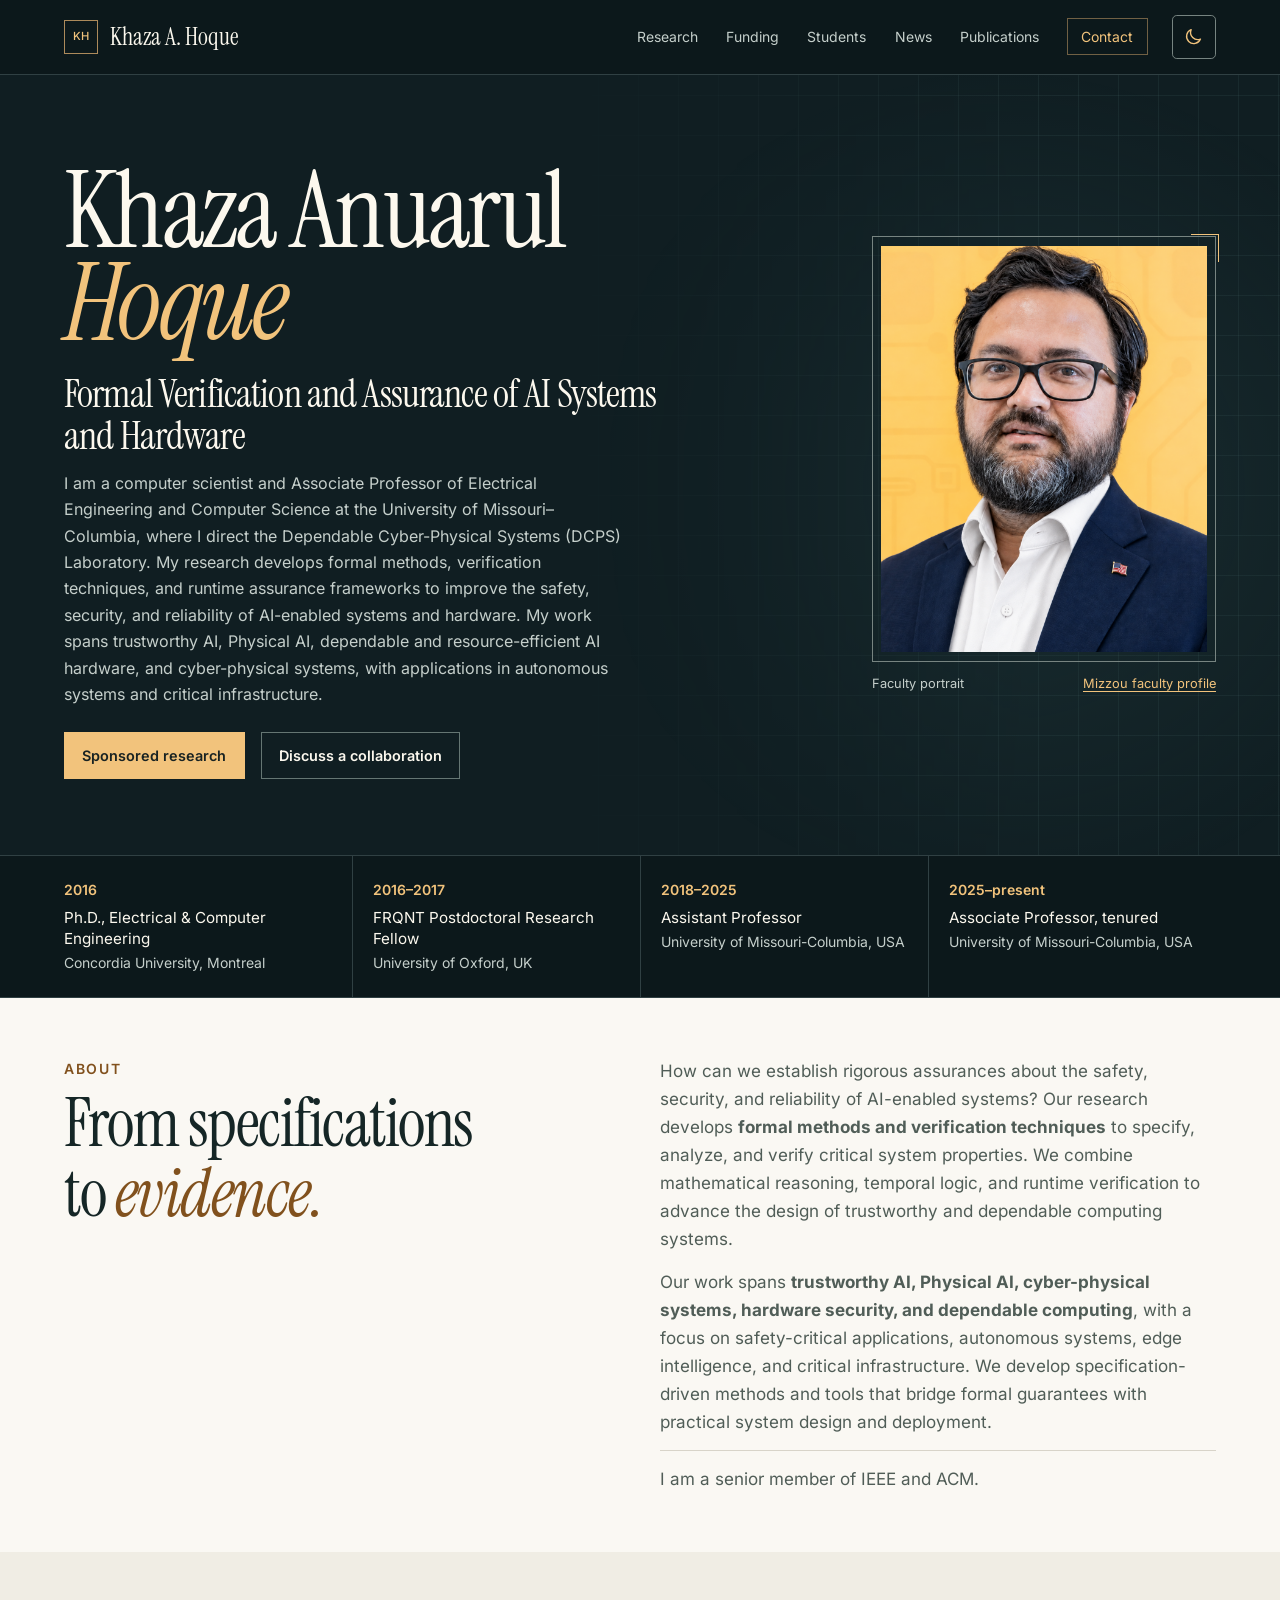
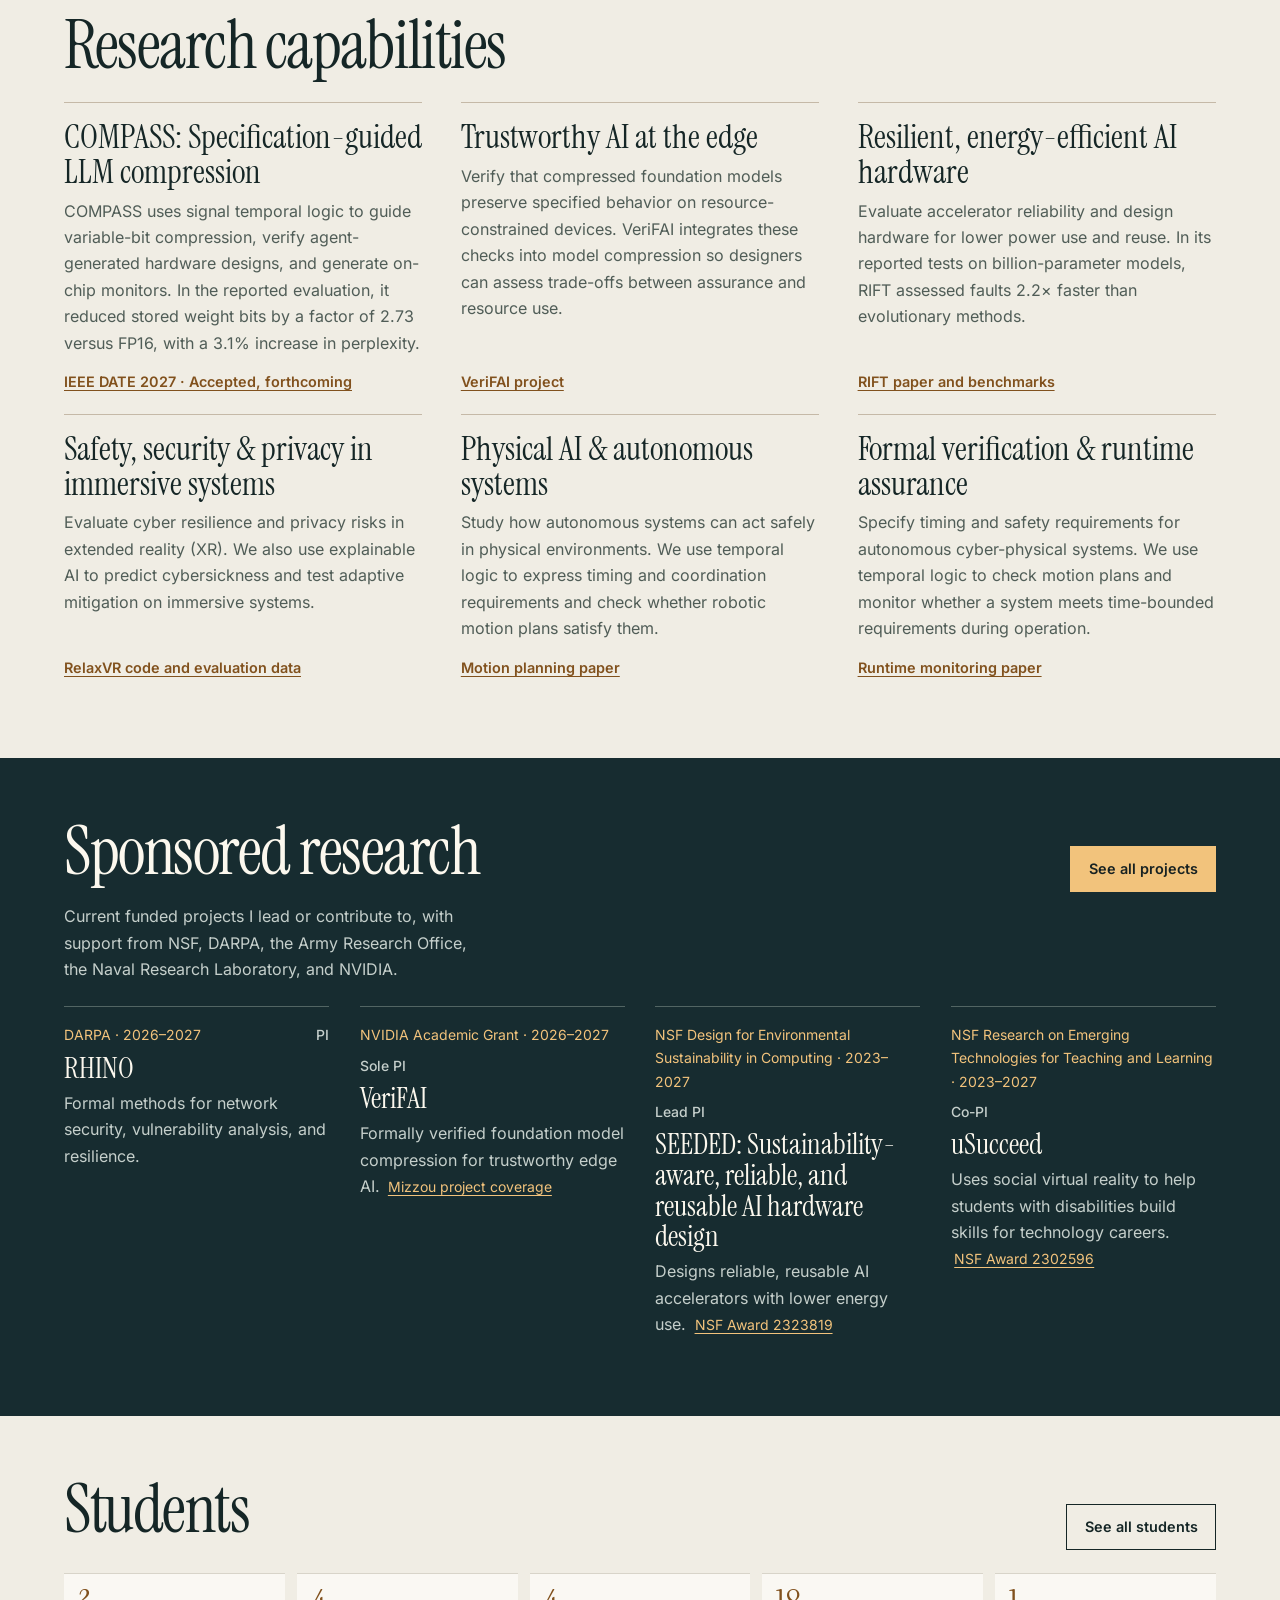
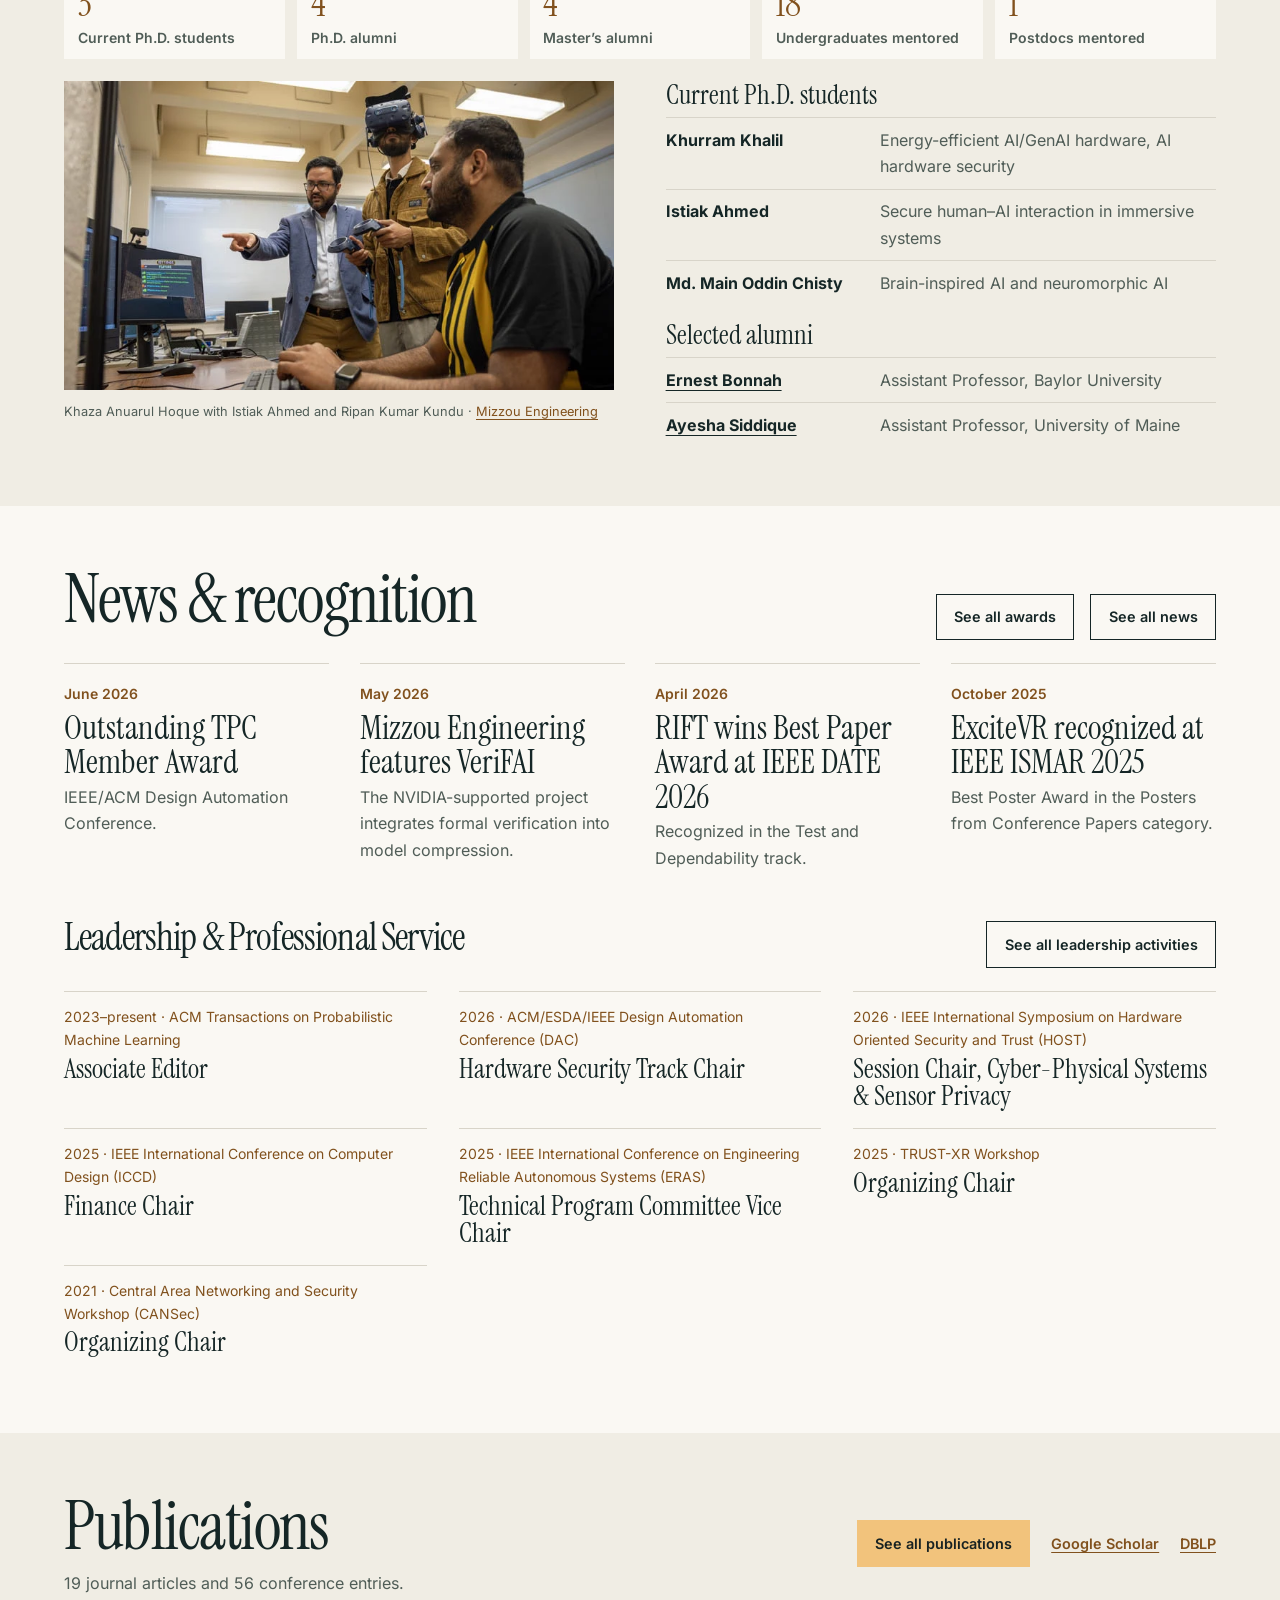
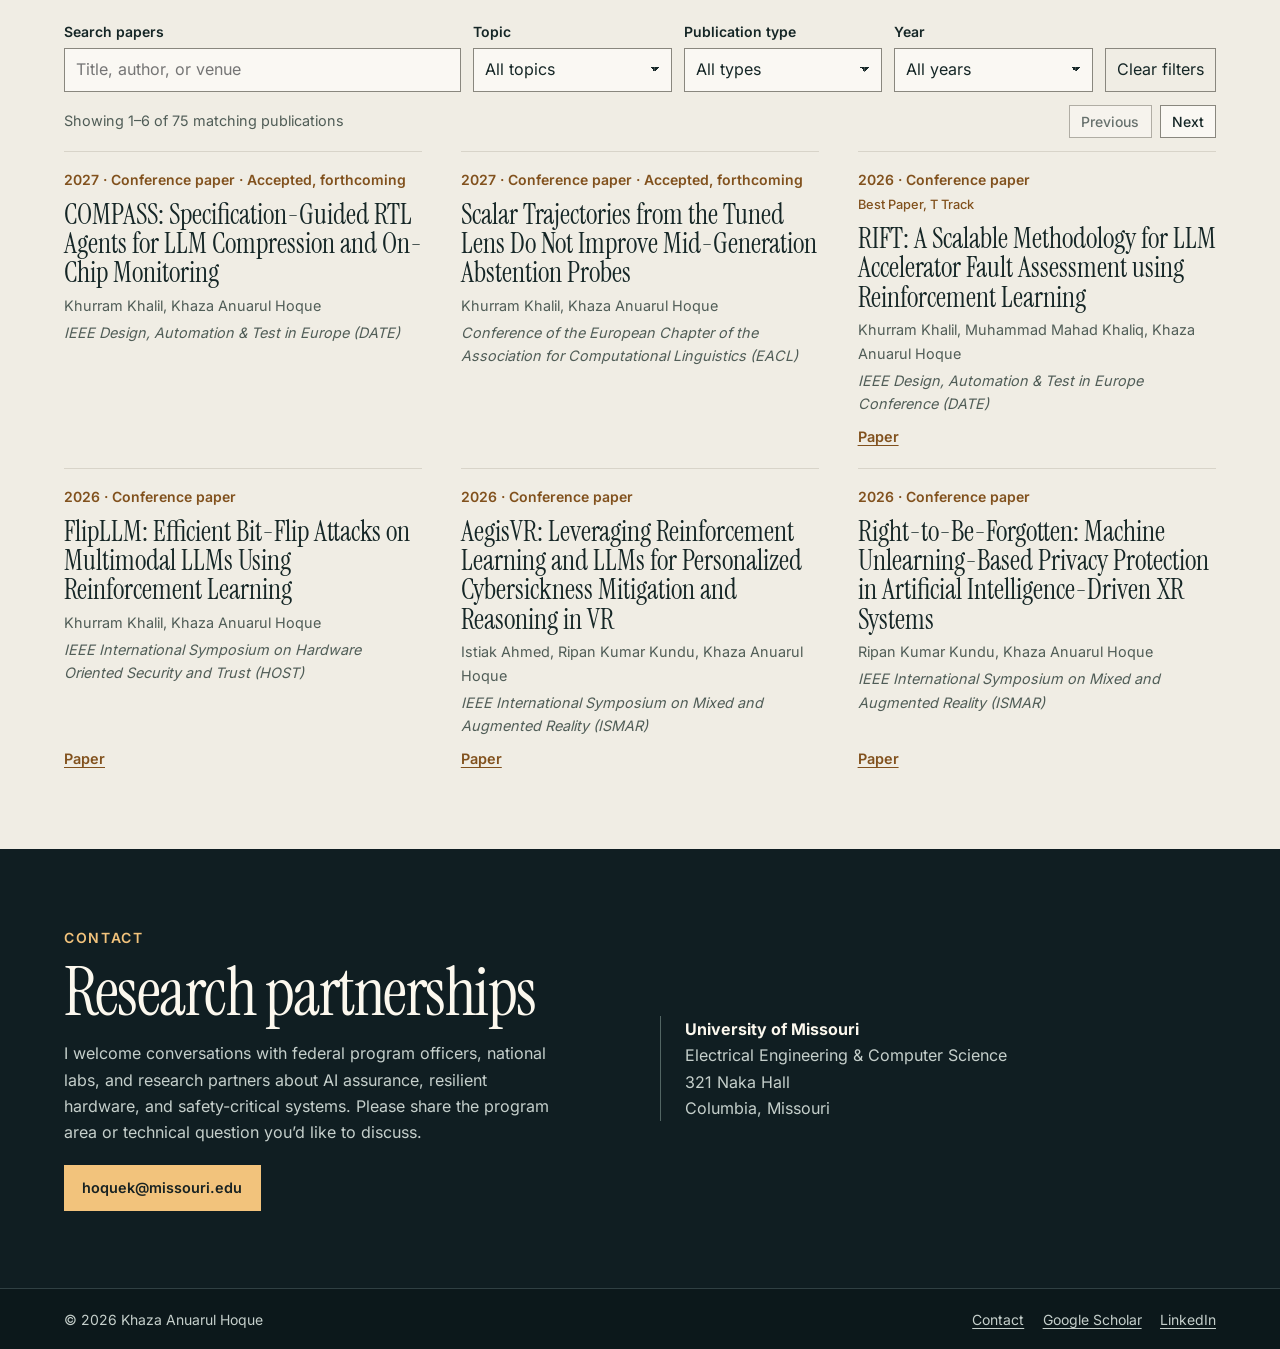
<file: index.html>
<!doctype html>
<html lang="en">
<head>
  <meta charset="utf-8">
  <meta name="viewport" content="width=device-width, initial-scale=1">
  <meta name="description" content="Khaza Anuarul Hoque directs the DCPS Lab at the University of Missouri. His research advances AI assurance, formal verification, resilient cyber-physical systems, and energy-efficient hardware for edge AI.">
  <meta name="theme-color" content="#101e22">
  <title>Khaza Anuarul Hoque | AI Assurance, Formal Verification &amp; Resilient Systems</title>
  <script src="theme.js"></script>
  <link rel="stylesheet" href="styles.css?v=theme">
  <script defer src="site.js"></script>
</head>
<body>
  <a class="skip-link" href="#main">Skip to content</a>
  <header class="header" id="top">
    <div class="wrap header-row">
      <a class="brand" href="#top" aria-label="Khaza Anuarul Hoque, home"><span class="brand-mark" aria-hidden="true">KH</span><span>Khaza A. Hoque</span></a>
      <button class="menu-button" type="button" aria-controls="navigation" aria-expanded="false" hidden>Menu</button>
      <nav id="navigation" aria-label="Main navigation">
        <a href="#research">Research</a>
        <a href="#funding">Funding</a>
        <a href="#students">Students</a>
        <a href="#news">News</a>
        <a href="#publications">Publications</a>
        <a class="nav-contact" href="https://engineering.missouri.edu/faculty/khaza-anuarul-hoque/">Contact</a>
      </nav>
    </div>
  </header>

  <main id="main">
    <section class="hero" aria-labelledby="name">
      <div class="wrap hero-grid">
        <div class="hero-copy">
          <h1 id="name">Khaza Anuarul <br><em>Hoque</em></h1>
          <h2 class="hero-lead">Formal Verification and Assurance of AI Systems and Hardware</h2>
          <p class="hero-bio">I am a computer scientist and Associate Professor of Electrical Engineering and Computer Science at the University of Missouri–Columbia, where I direct the Dependable Cyber-Physical Systems (DCPS) Laboratory. My research develops formal methods, verification techniques, and runtime assurance frameworks to improve the safety, security, and reliability of AI-enabled systems and hardware. My work spans trustworthy AI, Physical AI, dependable and resource-efficient AI hardware, and cyber-physical systems, with applications in autonomous systems and critical infrastructure.</p>
          <div class="actions">
            <a class="button primary" href="#funding">Sponsored research</a>
            <a class="button outline" href="#contact">Discuss a collaboration</a>
          </div>
        </div>
        <figure class="portrait">
          <div class="portrait-frame"><img src="portrait.webp?v=3" alt="Khaza Anuarul Hoque" width="1070" height="1470" fetchpriority="high"></div>
          <figcaption><span>Faculty portrait</span><a href="https://engineering.missouri.edu/faculty/khaza-anuarul-hoque/">Mizzou faculty profile</a></figcaption>
        </figure>
      </div>
    </section>

    <div class="milestones" aria-label="Academic appointments and education">
      <div class="wrap milestones-grid">
        <div><span>2016</span><p>Ph.D., Electrical &amp; Computer Engineering</p><small>Concordia University, Montreal</small></div>
        <div><span>2016–2017</span><p>FRQNT Postdoctoral Research Fellow</p><small>University of Oxford, UK</small></div>
        <div><span>2018–2025</span><p>Assistant Professor</p><small>University of Missouri-Columbia, USA</small></div>
        <div><span>2025–present</span><p>Associate Professor, tenured</p><small>University of Missouri-Columbia, USA</small></div>
      </div>
    </div>

    <section class="section about" id="about" aria-labelledby="about-title">
      <div class="wrap split">
        <div><p class="label">About</p><h2 id="about-title">From specifications<br>to <em>evidence.</em></h2></div>
        <div class="prose">
          <p>How can we establish rigorous assurances about the safety, security, and reliability of AI-enabled systems? Our research develops <strong>formal methods and verification techniques</strong> to specify, analyze, and verify critical system properties. We combine mathematical reasoning, temporal logic, and runtime verification to advance the design of trustworthy and dependable computing systems.</p>
          <p>Our work spans <strong>trustworthy AI, Physical AI, cyber-physical systems, hardware security, and dependable computing</strong>, with a focus on safety-critical applications, autonomous systems, edge intelligence, and critical infrastructure. We develop specification-driven methods and tools that bridge formal guarantees with practical system design and deployment.</p>
          <p class="professional-service">I am a senior member of IEEE and ACM.</p>
        </div>
      </div>
    </section>

    <section class="section tinted" id="research" aria-labelledby="research-title">
      <div class="wrap">
        <h2 id="research-title">Research capabilities</h2>
        <div class="research-grid">
          <article>
            <h3>COMPASS: Specification-guided LLM compression</h3>
            <p>COMPASS uses signal temporal logic to guide variable-bit compression, verify agent-generated hardware designs, and generate on-chip monitors. In the reported evaluation, it reduced stored weight bits by a factor of 2.73 versus FP16, with a 3.1% increase in perplexity.</p>
            <a class="text-link" href="#paper-compass">IEEE DATE 2027 · Accepted, forthcoming</a>
          </article>
          <article><h3>Trustworthy AI at the edge</h3><p>Verify that compressed foundation models preserve specified behavior on resource-constrained devices. VeriFAI integrates these checks into model compression so designers can assess trade-offs between assurance and resource use.</p><a class="text-link" href="https://engineering.missouri.edu/2026/researcher-works-with-nvidia-to-bring-trustworthy-ai-to-the-edge/">VeriFAI project</a></article>
          <article><h3>Resilient, energy-efficient AI hardware</h3><p>Evaluate accelerator reliability and design hardware for lower power use and reuse. In its reported tests on billion-parameter models, RIFT assessed faults 2.2× faster than evolutionary methods.</p><a class="text-link" href="https://arxiv.org/abs/2512.09829">RIFT paper and benchmarks</a></article>
          <article><h3>Safety, security &amp; privacy in immersive systems</h3><p>Evaluate cyber resilience and privacy risks in extended reality (XR). We also use explainable AI to predict cybersickness and test adaptive mitigation on immersive systems.</p><a class="text-link" href="https://github.com/dependable-cps/RelaxVR">RelaxVR code and evaluation data</a></article>
          <article>
            <h3>Physical AI &amp; autonomous systems</h3>
            <p>Study how autonomous systems can act safely in physical environments. We use temporal logic to express timing and coordination requirements and check whether robotic motion plans satisfy them.</p>
            <a class="text-link" href="https://doi.org/10.1109/LRA.2023.3280830">Motion planning paper</a>
          </article>
          <article><h3>Formal verification &amp; runtime assurance</h3><p>Specify timing and safety requirements for autonomous cyber-physical systems. We use temporal logic to check motion plans and monitor whether a system meets time-bounded requirements during operation.</p><a class="text-link" href="https://doi.org/10.1109/LRA.2022.3160592">Runtime monitoring paper</a></article>
        </div>
      </div>
    </section>

    <section class="section funding" id="funding" aria-labelledby="funding-title">
      <div class="wrap">
        <div class="section-heading">
          <div><h2 id="funding-title">Sponsored research</h2>
          <p class="funding-intro">Current funded projects I lead or contribute to, with support from NSF, DARPA, the Army Research Office, the Naval Research Laboratory, and NVIDIA.</p></div>
          <a class="button primary" href="projects.html">See all projects</a>
        </div>
        <div class="project-list">
          <article>
            <div><span>DARPA · 2026–2027</span><strong>PI</strong></div>
            <h3>RHINO</h3><p>Formal methods for network security, vulnerability analysis, and resilience.</p>
          </article>
          <article>
            <div><span>NVIDIA Academic Grant · 2026–2027</span><strong>Sole PI</strong></div>
            <h3>VeriFAI</h3>
            <p>Formally verified foundation model compression for trustworthy edge AI. <a class="project-source" href="https://engineering.missouri.edu/2026/researcher-works-with-nvidia-to-bring-trustworthy-ai-to-the-edge/">Mizzou project coverage</a></p>
          </article>
          <article>
            <div><span>NSF Design for Environmental Sustainability in Computing · 2023–2027</span><strong>Lead PI</strong></div>
            <h3>SEEDED: Sustainability-aware, reliable, and reusable AI hardware design</h3>
            <p>Designs reliable, reusable AI accelerators with lower energy use. <a class="project-source" href="https://www.nsf.gov/awardsearch/show-award/?AWD_ID=2323819">NSF Award 2323819</a></p>
          </article>
          <article>
            <div><span>NSF Research on Emerging Technologies for Teaching and Learning · 2023–2027</span><strong>Co-PI</strong></div>
            <h3>uSucceed</h3>
            <p>Uses social virtual reality to help students with disabilities build skills for technology careers. <a class="project-source" href="https://www.nsf.gov/awardsearch/show-award/?AWD_ID=2302596">NSF Award 2302596</a></p>
          </article>
        </div>
      </div>
    </section>

    <section class="section tinted" id="students" aria-labelledby="students-title">
      <div class="wrap" id="lab">
        <div class="section-heading">
          <h2 id="students-title">Students</h2>
          <a class="button secondary" href="students.html">See all students</a>
        </div>
        <table class="mentoring-counts" role="table" aria-label="Advising and mentoring counts, including co-advising">
          <tbody role="rowgroup">
            <tr role="row"><th scope="row" role="rowheader">Current Ph.D. students</th><td role="cell">3</td></tr>
            <tr role="row"><th scope="row" role="rowheader">Ph.D. alumni</th><td role="cell">4</td></tr>
            <tr role="row"><th scope="row" role="rowheader">Master’s alumni</th><td role="cell">4</td></tr>
            <tr role="row"><th scope="row" role="rowheader">Undergraduates mentored</th><td role="cell">18</td></tr>
            <tr role="row"><th scope="row" role="rowheader">Postdocs mentored</th><td role="cell">1</td></tr>
          </tbody>
        </table>
        <div class="students-grid">
          <figure class="student-photo">
            <img src="students.webp" alt="From left: Khaza Anuarul Hoque, Istiak Ahmed, and Ripan Kumar Kundu" width="768" height="432" loading="lazy">
            <figcaption>Khaza Anuarul Hoque with Istiak Ahmed and Ripan Kumar Kundu · <a href="https://engineering.missouri.edu/2025/exposing-the-security-and-privacy-risks-posed-by-incorporating-ai-in-xr/">Mizzou Engineering</a></figcaption>
          </figure>
          <div class="student-roster">
            <h3>Current Ph.D. students</h3>
            <ul>
              <li><strong>Khurram Khalil</strong><span>Energy-efficient AI/GenAI hardware, AI hardware security</span></li>
              <li><strong>Istiak Ahmed</strong><span>Secure human–AI interaction in immersive systems</span></li>
              <li><strong>Md. Main Oddin Chisty</strong><span>Brain-inspired AI and neuromorphic AI</span></li>
            </ul>
            <h3>Selected alumni</h3>
            <ul>
              <li><strong><a href="https://www.ecs.baylor.edu/person/ernest-bonnah-phd">Ernest Bonnah</a></strong><span>Assistant Professor, Baylor University</span></li>
              <li><strong><a href="https://umaine.edu/directory/ums_directory/ayesha-siddique/">Ayesha Siddique</a></strong><span>Assistant Professor, University of Maine</span></li>
            </ul>
          </div>
        </div>
      </div>
    </section>

    <section class="section" id="news" aria-labelledby="news-title">
      <div class="wrap">
        <div class="section-heading">
          <h2 id="news-title">News &amp; recognition</h2>
          <div class="actions">
            <a class="button secondary" href="news.html#recognition-title">See all awards</a>
            <a class="button secondary" href="news.html#press-title">See all news</a>
          </div>
        </div>
        <div class="news-list">
          <article><time datetime="2026-06">June 2026</time><h3>Outstanding TPC Member Award</h3><p>IEEE/ACM Design Automation Conference.</p></article>
          <article><time datetime="2026-05">May 2026</time><h3><a href="https://engineering.missouri.edu/2026/researcher-works-with-nvidia-to-bring-trustworthy-ai-to-the-edge/">Mizzou Engineering features VeriFAI</a></h3><p>The NVIDIA-supported project integrates formal verification into model compression.</p></article>
          <article><time datetime="2026-04">April 2026</time><h3><a href="https://date26.date-conference.com/awards">RIFT wins Best Paper Award at IEEE DATE 2026</a></h3><p>Recognized in the Test and Dependability track.</p></article>
          <article><time datetime="2025-10">October 2025</time><h3><a href="https://engineering.missouri.edu/2025/mizzou-engineering-researchers-bring-home-award-from-international-symposium-on-mixed-and-augmented-reality/">ExciteVR recognized at IEEE ISMAR 2025</a></h3><p>Best Poster Award in the Posters from Conference Papers category.</p></article>
        </div>
        <section class="archive-group" id="leadership" aria-labelledby="leadership-title">
          <div class="section-heading">
            <h2 id="leadership-title">Leadership &amp; Professional Service</h2>
            <a class="button secondary" href="leadership.html">See all leadership activities</a>
          </div>
          <div class="archive-grid">
            <article>
              <p class="archive-meta">2023–present · ACM Transactions on Probabilistic Machine Learning</p>
              <h3><a href="https://dl.acm.org/journal/topml">Associate Editor</a></h3>
            </article>
            <article>
              <p class="archive-meta">2026 · ACM/ESDA/IEEE Design Automation Conference (DAC)</p>
              <h3>Hardware Security Track Chair</h3>
            </article>
            <article>
              <p class="archive-meta">2026 · IEEE International Symposium on Hardware Oriented Security and Trust (HOST)</p>
              <h3>Session Chair, Cyber-Physical Systems &amp; Sensor Privacy</h3>
            </article>
            <article>
              <p class="archive-meta">2025 · IEEE International Conference on Computer Design (ICCD)</p>
              <h3>Finance Chair</h3>
            </article>
            <article>
              <p class="archive-meta">2025 · IEEE International Conference on Engineering Reliable Autonomous Systems (ERAS)</p>
              <h3>Technical Program Committee Vice Chair</h3>
            </article>
            <article>
              <p class="archive-meta">2025 · TRUST-XR Workshop</p>
              <h3>Organizing Chair</h3>
            </article>
            <article>
              <p class="archive-meta">2021 · Central Area Networking and Security Workshop (CANSec)</p>
              <h3>Organizing Chair</h3>
            </article>
          </div>
        </section>
      </div>
    </section>

    <section class="section tinted" id="publications" aria-labelledby="publications-title">
      <div class="wrap">
        <div class="section-heading">
          <div><h2 id="publications-title">Publications</h2><p class="publication-intro">19 journal articles and 56 conference entries.</p></div>
          <div class="publication-profiles">
            <a class="button primary" href="publications.html">See all publications</a>
            <a class="text-link" href="https://scholar.google.com/citations?user=eJ87TzoAAAAJ&amp;sortby=pubdate">Google Scholar</a>
            <a class="text-link" href="https://dblp.org/pid/88/10918.html">DBLP</a>
          </div>
        </div>
        <form class="publication-filters" role="search" aria-label="Search and filter publications" hidden>
          <label for="paper-query">Search papers
            <input id="paper-query" type="search" placeholder="Title, author, or venue">
          </label>
          <label for="paper-topic">Topic
            <select id="paper-topic">
              <option value="">All topics</option>
              <option value="formal">Formal methods</option>
              <option value="hardware">AI hardware</option>
              <option value="xr">Extended reality</option>
            </select>
          </label>
          <label for="paper-type">Publication type
            <select id="paper-type">
              <option value="">All types</option>
              <option value="journal">Journal articles</option>
              <option value="conference">Conference papers</option>
            </select>
          </label>
          <label for="paper-year">Year
            <select id="paper-year">
              <option value="">All years</option>
                <option value="2027">2027</option>
                <option value="2026">2026</option>
                <option value="2025">2025</option>
                <option value="2024">2024</option>
                <option value="2023">2023</option>
                <option value="2022">2022</option>
                <option value="2021">2021</option>
                <option value="2020">2020</option>
                <option value="2019">2019</option>
                <option value="2018">2018</option>
                <option value="2017">2017</option>
                <option value="2016">2016</option>
                <option value="2015">2015</option>
                <option value="2014">2014</option>
                <option value="2012">2012</option>
                <option value="2010">2010</option>
            </select>
          </label>
          <button type="reset">Clear filters</button>
        </form>
        <div class="publication-toolbar" hidden>
          <p class="publication-status" id="filter-status" role="status"></p>
          <nav class="publication-pages" aria-label="Publication pages">
            <button type="button" id="previous-papers">Previous</button>
            <button type="button" id="next-papers">Next</button>
          </nav>
        </div>
        <div class="paper-list">
          <article class="paper" id="paper-compass" data-year="2027" data-type="conference" data-topics="formal hardware">
            <div class="paper-meta">2027 · Conference paper · Accepted, forthcoming</div>
            <div class="paper-citation"><h3>COMPASS: Specification-Guided RTL Agents for LLM Compression and On-Chip Monitoring</h3><p>Khurram Khalil, Khaza Anuarul Hoque</p><p class="paper-venue">IEEE Design, Automation &amp; Test in Europe (DATE)</p></div>
          </article>
          <article class="paper" id="paper-c55" data-year="2027" data-type="conference" data-topics="">
            <div class="paper-meta">2027 · Conference paper · Accepted, forthcoming</div>
            <div class="paper-citation"><h3>Scalar Trajectories from the Tuned Lens Do Not Improve Mid-Generation Abstention Probes</h3><p>Khurram Khalil, Khaza Anuarul Hoque</p><p class="paper-venue">Conference of the European Chapter of the Association for Computational Linguistics (EACL)</p></div>
          </article>
          <article class="paper" id="paper-c50" data-year="2026" data-type="conference" data-topics="hardware">
            <div class="paper-meta">2026 · Conference paper<span>Best Paper, T Track</span></div>
            <div class="paper-citation"><h3>RIFT: A Scalable Methodology for LLM Accelerator Fault Assessment using Reinforcement Learning</h3><p>Khurram Khalil, Muhammad Mahad Khaliq, Khaza Anuarul Hoque</p><p class="paper-venue">IEEE Design, Automation &amp; Test in Europe Conference (DATE)</p></div>
            <a class="text-link paper-link" href="https://doi.org/10.23919/date69613.2026.11539080" aria-label="Paper for RIFT: A Scalable Methodology for LLM Accelerator Fault Assessment using Reinforcement Learning">Paper</a>
          </article>
          <article class="paper" id="paper-c49" data-year="2026" data-type="conference" data-topics="hardware">
            <div class="paper-meta">2026 · Conference paper</div>
            <div class="paper-citation"><h3>FlipLLM: Efficient Bit-Flip Attacks on Multimodal LLMs Using Reinforcement Learning</h3><p>Khurram Khalil, Khaza Anuarul Hoque</p><p class="paper-venue">IEEE International Symposium on Hardware Oriented Security and Trust (HOST)</p></div>
            <a class="text-link paper-link" href="https://doi.org/10.1109/host68814.2026.11604973" aria-label="Paper for FlipLLM: Efficient Bit-Flip Attacks on Multimodal LLMs Using Reinforcement Learning">Paper</a>
          </article>
          <article class="paper" id="paper-c54" data-year="2026" data-type="conference" data-topics="xr">
            <div class="paper-meta">2026 · Conference paper</div>
            <div class="paper-citation"><h3>AegisVR: Leveraging Reinforcement Learning and LLMs for Personalized Cybersickness Mitigation and Reasoning in VR</h3><p>Istiak Ahmed, Ripan Kumar Kundu, Khaza Anuarul Hoque</p><p class="paper-venue">IEEE International Symposium on Mixed and Augmented Reality (ISMAR)</p></div>
            <a class="text-link paper-link" href="https://doi.org/10.1109/ismar70079.2026.00035" aria-label="Paper for AegisVR: Leveraging Reinforcement Learning and LLMs for Personalized Cybersickness Mitigation and Reasoning in VR">Paper</a>
          </article>
          <article class="paper" id="paper-c53" data-year="2026" data-type="conference" data-topics="xr">
            <div class="paper-meta">2026 · Conference paper</div>
            <div class="paper-citation"><h3>Right-to-Be-Forgotten: Machine Unlearning-Based Privacy Protection in Artificial Intelligence-Driven XR Systems</h3><p>Ripan Kumar Kundu, Khaza Anuarul Hoque</p><p class="paper-venue">IEEE International Symposium on Mixed and Augmented Reality (ISMAR)</p></div>
            <a class="text-link paper-link" href="https://doi.org/10.1109/ismar70079.2026.00036" aria-label="Paper for Right-to-Be-Forgotten: Machine Unlearning-Based Privacy Protection in Artificial Intelligence-Driven XR Systems">Paper</a>
          </article>
          <article class="paper" id="paper-c52" data-year="2026" data-type="conference" data-topics="xr">
            <div class="paper-meta">2026 · Conference paper</div>
            <div class="paper-citation"><h3>GazeProtector: On-Device Privacy-Preserving Gaze Prediction for Real-Time Extended Reality</h3><p>Ripan Kumar Kundu, Istiak Ahmed, Khurram Khalil, Khaza Anuarul Hoque</p><p class="paper-venue">ACM Symposium on Virtual Reality Software and Technology (ACM VRST)</p></div>
            <a class="text-link paper-link" href="https://doi.org/10.1145/3822517.3848719" aria-label="Paper for GazeProtector: On-Device Privacy-Preserving Gaze Prediction for Real-Time Extended Reality">Paper</a>
          </article>
          <article class="paper" id="paper-c51" data-year="2026" data-type="conference" data-topics="xr">
            <div class="paper-meta">2026 · Conference paper</div>
            <div class="paper-citation"><h3>TrojanXR: Hidden Cognitive Attacks Against AI-Powered XR Assistants: Implications for User Cognition and Performance</h3><p>Istiak Ahmed, Ripan Kumar Kundu, Khaza Anuarul Hoque</p><p class="paper-venue">ACM Symposium on Virtual Reality Software and Technology (ACM VRST)</p></div>
            <a class="text-link paper-link" href="https://doi.org/10.1145/3822517.3848718" aria-label="Paper for TrojanXR: Hidden Cognitive Attacks Against AI-Powered XR Assistants: Implications for User Cognition and Performance">Paper</a>
          </article>
          <article class="paper" id="paper-c48" data-year="2026" data-type="conference" data-topics="xr">
            <div class="paper-meta">2026 · Conference paper</div>
            <div class="paper-citation"><h3>CHOP: Breaking Anonymity in XR through a Novel and Cost-effective Chain of Privacy Attacks and Differential Privacy-Based Defenses</h3><p>Ripan Kumar Kundu, Brendan David-John, Khaza Anuarul Hoque</p><p class="paper-venue">IEEE Conference on Virtual Reality and 3D User Interfaces (IEEE VR)</p></div>
            <a class="text-link paper-link" href="https://doi.org/10.1109/vr67842.2026.00082" aria-label="Paper for CHOP: Breaking Anonymity in XR through a Novel and Cost-effective Chain of Privacy Attacks and Differential Privacy-Based Defenses">Paper</a>
          </article>
          <article class="paper" id="paper-j19" data-year="2026" data-type="journal" data-topics="">
            <div class="paper-meta">2026 · Journal article</div>
            <div class="paper-citation"><h3>Spectral Rank and Step-Direction Dynamics in Language-Model Post-Training</h3><p>Khurram Khalil, Khaza Anuarul Hoque</p><p class="paper-venue">Transactions on Machine Learning Research (TMLR)</p></div>
            <a class="text-link paper-link" href="https://arxiv.org/abs/2611.11752" aria-label="Preprint for Spectral Rank and Step-Direction Dynamics in Language-Model Post-Training">Preprint</a>
          </article>
          <article class="paper" id="paper-j18" data-year="2026" data-type="journal" data-topics="xr">
            <div class="paper-meta">2026 · Journal article</div>
            <div class="paper-citation"><h3>From Forecast to Mitigation: Pre-Trained Large Foundation Models for VR Cybersickness Prediction With Adaptive Mitigation</h3><p>Ripan Kumar Kundu, Istiak Ahmed, Mark Dennison, Khaza Anuarul Hoque</p><p class="paper-venue">IEEE Access</p></div>
            <a class="text-link paper-link" href="https://doi.org/10.1109/access.2026.3726296" aria-label="Paper for From Forecast to Mitigation: Pre-Trained Large Foundation Models for VR Cybersickness Prediction With Adaptive Mitigation">Paper</a>
          </article>
          <article class="paper" id="paper-c47" data-year="2025" data-type="conference" data-topics="xr">
            <div class="paper-meta">2025 · Conference paper</div>
            <div class="paper-citation"><h3>Enhancing Immersive Virtual Reality Experiences with Multiple Tasks Prediction Using Pre-Trained Large Foundation Models</h3><p>Ripan Kumar Kundu, Istiak Ahmed, Khaza Anuarul Hoque</p><p class="paper-venue">ACM Symposium on Virtual Reality Software and Technology (ACM VRST)</p></div>
            <a class="text-link paper-link" href="https://doi.org/10.1145/3756884.3766044" aria-label="Paper for Enhancing Immersive Virtual Reality Experiences with Multiple Tasks Prediction Using Pre-Trained Large Foundation Models">Paper</a>
          </article>
          <article class="paper" id="paper-c46" data-year="2025" data-type="conference" data-topics="xr">
            <div class="paper-meta">2025 · Conference paper</div>
            <div class="paper-citation"><h3>PILAR: Personalizing Augmented Reality Interactions with LLM-based Human-Centric and Trustworthy Explanations for Daily Use Cases</h3><p>Ripan Kumar Kundu, Istiak Ahmed, Khaza Anuarul Hoque</p><p class="paper-venue">IEEE International Symposium on Mixed and Augmented Reality Adjunct (ISMAR-Adjunct)</p></div>
            <a class="text-link paper-link" href="https://doi.org/10.1109/ismar-adjunct68609.2025.00060" aria-label="Paper for PILAR: Personalizing Augmented Reality Interactions with LLM-based Human-Centric and Trustworthy Explanations for Daily Use Cases">Paper</a>
          </article>
          <article class="paper" id="paper-c45" data-year="2025" data-type="conference" data-topics="xr">
            <div class="paper-meta">2025 · Conference paper</div>
            <div class="paper-citation"><h3>Adversarial VR: An Open-Source Testbed for Evaluating Adversarial Robustness of VR Cybersickness Detection and Mitigation</h3><p>Istiak Ahmed, Ripan Kumar Kundu, Khaza Anuarul Hoque</p><p class="paper-venue">IEEE International Symposium on Mixed and Augmented Reality Adjunct (ISMAR-Adjunct)</p></div>
            <a class="text-link paper-link" href="https://doi.org/10.1109/ismar-adjunct68609.2025.00061" aria-label="Paper for Adversarial VR: An Open-Source Testbed for Evaluating Adversarial Robustness of VR Cybersickness Detection and Mitigation">Paper</a>
          </article>
          <article class="paper" id="paper-c44" data-year="2025" data-type="conference" data-topics="xr">
            <div class="paper-meta">2025 · Conference paper<span>Best Poster from Conference Papers</span></div>
            <div class="paper-citation"><h3>ExciteVR: Effective Cybersickness Mitigation in Virtual Reality using Explainable Artificial Intelligence and Large Language Models</h3><p>Ripan Kumar Kundu, Istiak Ahmed, John Quarles, Khaza Anuarul Hoque</p><p class="paper-venue">IEEE International Symposium on Mixed and Augmented Reality Adjunct (ISMAR-Adjunct)</p></div>
            <a class="text-link paper-link" href="https://doi.org/10.1109/ismar-adjunct68609.2025.00132" aria-label="Paper for ExciteVR: Effective Cybersickness Mitigation in Virtual Reality using Explainable Artificial Intelligence and Large Language Models">Paper</a>
          </article>
          <article class="paper" id="paper-c43" data-year="2025" data-type="conference" data-topics="xr">
            <div class="paper-meta">2025 · Conference paper</div>
            <div class="paper-citation"><h3>PrivateXR: Defending Privacy Attacks in Extended Reality Through Explainable AI-Guided Differential Privacy</h3><p>Ripan Kumar Kundu, Istiak Ahmed, Khaza Anuarul Hoque</p><p class="paper-venue">IEEE International Symposium on Mixed and Augmented Reality (ISMAR)</p></div>
            <a class="text-link paper-link" href="https://doi.org/10.1109/ismar67309.2025.00061" aria-label="Paper for PrivateXR: Defending Privacy Attacks in Extended Reality Through Explainable AI-Guided Differential Privacy">Paper</a>
          </article>
          <article class="paper" id="paper-c42" data-year="2025" data-type="conference" data-topics="formal">
            <div class="paper-meta">2025 · Conference paper</div>
            <div class="paper-citation"><h3>TOGGLE: Temporal Logic-Guided Large Language Model Compression for Edge</h3><p>Khurram Khalil, Khaza Anuarul Hoque</p><p class="paper-venue">International Conference on Computer-Aided Design (ICCAD)</p></div>
            <a class="text-link paper-link" href="https://doi.org/10.1109/iccad66269.2025.11240962" aria-label="Paper for TOGGLE: Temporal Logic-Guided Large Language Model Compression for Edge">Paper</a>
          </article>
          <article class="paper" id="paper-c41" data-year="2025" data-type="conference" data-topics="formal">
            <div class="paper-meta">2025 · Conference paper</div>
            <div class="paper-citation"><h3>Hyperproperty-Constrained Secure Reinforcement Learning</h3><p>Ernest Bonnah, Luan Nguyen, Khaza Anuarul Hoque</p><p class="paper-venue">ACM-IEEE International Symposium on Formal Methods and Models for System Design (MEMOCODE)</p></div>
            <a class="text-link paper-link" href="https://doi.org/10.1145/3742875.3754687" aria-label="Paper for Hyperproperty-Constrained Secure Reinforcement Learning">Paper</a>
          </article>
          <article class="paper" id="paper-c40" data-year="2025" data-type="conference" data-topics="hardware">
            <div class="paper-meta">2025 · Conference paper</div>
            <div class="paper-citation"><h3>EdgeGuard: Robust and Fault-Aware Design for Resilient Edge Computing AI Accelerators</h3><p>Sabrina Ahmed, Khaza Anuarul Hoque, Benjamin Carrion Schafer</p><p class="paper-venue">ACM Great Lakes Symposium on VLSI (GLSVLSI)</p></div>
            <a class="text-link paper-link" href="https://doi.org/10.1145/3716368.3735153" aria-label="Paper for EdgeGuard: Robust and Fault-Aware Design for Resilient Edge Computing AI Accelerators">Paper</a>
          </article>
          <article class="paper" id="paper-c39" data-year="2025" data-type="conference" data-topics="hardware">
            <div class="paper-meta">2025 · Conference paper</div>
            <div class="paper-citation"><h3>EPSILON: Adaptive Fault Mitigation in Approximate Deep Neural Network using Statistical Signatures</h3><p>Khurram Khalil, Khaza Anuarul Hoque</p><p class="paper-venue">International Joint Conference on Neural Networks (IJCNN)</p></div>
            <a class="text-link paper-link" href="https://doi.org/10.1109/ijcnn64981.2025.11229004" aria-label="Paper for EPSILON: Adaptive Fault Mitigation in Approximate Deep Neural Network using Statistical Signatures">Paper</a>
          </article>
          <article class="paper" id="paper-c38" data-year="2025" data-type="conference" data-topics="hardware">
            <div class="paper-meta">2025 · Conference paper</div>
            <div class="paper-citation"><h3>ApproXAI: Energy-Efficient Hardware Acceleration of Explainable AI using Approximate Computing</h3><p>Ayesha Siddique, Khurram Khalil, Khaza Anuarul Hoque</p><p class="paper-venue">International Joint Conference on Neural Networks (IJCNN)</p></div>
            <a class="text-link paper-link" href="https://doi.org/10.1109/ijcnn64981.2025.11227243" aria-label="Paper for ApproXAI: Energy-Efficient Hardware Acceleration of Explainable AI using Approximate Computing">Paper</a>
          </article>
          <article class="paper" id="paper-c37" data-year="2025" data-type="conference" data-topics="hardware">
            <div class="paper-meta">2025 · Conference paper</div>
            <div class="paper-citation"><h3>Explainable AI-Guided Efficient Approximate DNN Generation for Multi-Pod Systolic Arrays</h3><p>Ayesha Siddique, Khurram Khalil, Khaza Anuarul Hoque</p><p class="paper-venue">International Symposium on Quality Electronic Design (ISQED)</p></div>
            <a class="text-link paper-link" href="https://doi.org/10.1109/isqed65160.2025.11014367" aria-label="Paper for Explainable AI-Guided Efficient Approximate DNN Generation for Multi-Pod Systolic Arrays">Paper</a>
          </article>
          <article class="paper" id="paper-c36" data-year="2025" data-type="conference" data-topics="xr">
            <div class="paper-meta">2025 · Conference paper</div>
            <div class="paper-citation"><h3>Advancing Cybersickness Prediction in Immersive Virtual Reality Using Pre-Trained Large Foundation Models</h3><p>Ripan Kumar Kundu, Khaza Anuarul Hoque</p><p class="paper-venue">IEEE Conference on Virtual Reality and 3D User Interfaces Abstracts and Workshops (VRW)</p></div>
            <a class="text-link paper-link" href="https://doi.org/10.1109/vrw66409.2025.00268" aria-label="Paper for Advancing Cybersickness Prediction in Immersive Virtual Reality Using Pre-Trained Large Foundation Models">Paper</a>
          </article>
          <article class="paper" id="paper-c35" data-year="2025" data-type="conference" data-topics="xr">
            <div class="paper-meta">2025 · Conference paper</div>
            <div class="paper-citation"><h3>SecretVR: Differential Privacy Defense Against Membership Inference Privacy Attacks in Virtual Reality</h3><p>Ripan Kumar Kundu, Khaza Anuarul Hoque</p><p class="paper-venue">IEEE Conference on Virtual Reality and 3D User Interfaces Abstracts and Workshops (VRW)</p></div>
            <a class="text-link paper-link" href="https://doi.org/10.1109/vrw66409.2025.00279" aria-label="Paper for SecretVR: Differential Privacy Defense Against Membership Inference Privacy Attacks in Virtual Reality">Paper</a>
          </article>
          <article class="paper" id="paper-j17" data-year="2025" data-type="journal" data-topics="hardware">
            <div class="paper-meta">2025 · Journal article</div>
            <div class="paper-citation"><h3>PEARL: An Adaptive and Explainable Hardware Trojan Detection Using Open Source and Enterprise Large Language Models</h3><p>Ripan Kumar Kundu, Khurram Khalil, Eric Garcia, Ethan Grassia, Prasad Calyam, Khaza Anuarul Hoque</p><p class="paper-venue">IEEE Access</p></div>
            <a class="text-link paper-link" href="https://doi.org/10.1109/access.2025.3592030" aria-label="Paper for PEARL: An Adaptive and Explainable Hardware Trojan Detection Using Open Source and Enterprise Large Language Models">Paper</a>
          </article>
          <article class="paper" id="paper-j16" data-year="2025" data-type="journal" data-topics="xr">
            <div class="paper-meta">2025 · Journal article</div>
            <div class="paper-citation"><h3>RelaxVR: Cybersickness Reduction in Immersive Virtual Reality Through Explainable AI and Large Language Models</h3><p>Ripan Kumar Kundu, Khaza Anuarul Hoque</p><p class="paper-venue">IEEE Access</p></div>
            <a class="text-link paper-link" href="https://doi.org/10.1109/access.2025.3566958" aria-label="Paper for RelaxVR: Cybersickness Reduction in Immersive Virtual Reality Through Explainable AI and Large Language Models">Paper</a>
          </article>
          <article class="paper" id="paper-j15" data-year="2025" data-type="journal" data-topics="xr">
            <div class="paper-meta">2025 · Journal article</div>
            <div class="paper-citation"><h3>Securing Virtual Reality Experiences: Unveiling and Tackling Cybersickness Attacks With Explainable AI</h3><p>Ripan Kumar Kundu, Matthew Denton, Genova Mongalo, Prasad Calyam, Khaza Anuarul Hoque</p><p class="paper-venue">IEEE Transactions on Dependable and Secure Computing (TDSC)</p></div>
            <a class="text-link paper-link" href="https://doi.org/10.1109/tdsc.2025.3579969" aria-label="Paper for Securing Virtual Reality Experiences: Unveiling and Tackling Cybersickness Attacks With Explainable AI">Paper</a>
          </article>
          <article class="paper" id="paper-j14" data-year="2025" data-type="journal" data-topics="hardware">
            <div class="paper-meta">2025 · Journal article</div>
            <div class="paper-citation"><h3>Explainable AI-Guided Neural Architecture Search for Adversarial Robustness in Approximate DNNs</h3><p>Ayesha Siddique, Khaza Anuarul Hoque</p><p class="paper-venue">IEEE Transactions on Sustainable Computing (TSUSC)</p></div>
            <a class="text-link paper-link" href="https://doi.org/10.1109/tsusc.2025.3561603" aria-label="Paper for Explainable AI-Guided Neural Architecture Search for Adversarial Robustness in Approximate DNNs">Paper</a>
          </article>
          <article class="paper" id="paper-j13" data-year="2025" data-type="journal" data-topics="xr">
            <div class="paper-meta">2025 · Journal article</div>
            <div class="paper-citation"><h3>Predicting and Explaining Cognitive Load, Attention, and Working Memory in Virtual Multitasking</h3><p>Jyotirmay Nag Setu, Joshua M Le, Ripan Kumar Kundu, Barry Giesbrecht, Tobias Höllerer, Khaza Anuarul Hoque, Kevin Desai, John Quarles</p><p class="paper-venue">IEEE Transactions on Visualization and Computer Graphics (TVCG)</p></div>
            <a class="text-link paper-link" href="https://doi.org/10.1109/tvcg.2025.3549850" aria-label="Paper for Predicting and Explaining Cognitive Load, Attention, and Working Memory in Virtual Multitasking">Paper</a>
          </article>
          <article class="paper" id="paper-c34" data-year="2024" data-type="conference" data-topics="formal">
            <div class="paper-meta">2024 · Conference paper</div>
            <div class="paper-citation"><h3>Efficient SMT-Based Model Checking for HyperTWTL</h3><p>Ernest Bonnah, Luan Viet Nguyen, Khaza Anuarul Hoque</p><p class="paper-venue">International Conference on Formal Engineering Methods (ICFEM)</p></div>
            <a class="text-link paper-link" href="https://doi.org/10.1007/978-981-96-0617-7_19" aria-label="Paper for Efficient SMT-Based Model Checking for HyperTWTL">Paper</a>
          </article>
          <article class="paper" id="paper-c33" data-year="2024" data-type="conference" data-topics="xr">
            <div class="paper-meta">2024 · Conference paper</div>
            <div class="paper-citation"><h3>Preserving Personal Space: Differentially Private Cybersickness Detection in Immersive Virtual Reality Environments</h3><p>Ripan Kumar Kundu, Khaza Anuarul Hoque</p><p class="paper-venue">IEEE International Symposium on Mixed and Augmented Reality (ISMAR)</p></div>
            <a class="text-link paper-link" href="https://doi.org/10.1109/ismar62088.2024.00015" aria-label="Paper for Preserving Personal Space: Differentially Private Cybersickness Detection in Immersive Virtual Reality Environments">Paper</a>
          </article>
          <article class="paper" id="paper-c32" data-year="2024" data-type="conference" data-topics="xr">
            <div class="paper-meta">2024 · Conference paper</div>
            <div class="paper-citation"><h3>Mazed and Confused: A Dataset of Cybersickness, Working Memory, Mental Load, Physical Load, and Attention During a Real Walking Task in VR</h3><p>Jyotirmay Nag Setu, Joshua M Le, Ripan Kumar Kundu, Barry Giesbrecht, Tobias Höllerer, Khaza Anuarul Hoque, Kevin Desai, John Quarles</p><p class="paper-venue">IEEE International Symposium on Mixed and Augmented Reality (ISMAR)</p></div>
            <a class="text-link paper-link" href="https://doi.org/10.1109/ismar62088.2024.00121" aria-label="Paper for Mazed and Confused: A Dataset of Cybersickness, Working Memory, Mental Load, Physical Load, and Attention During a Real Walking Task in VR">Paper</a>
          </article>
          <article class="paper" id="paper-c31" data-year="2024" data-type="conference" data-topics="formal">
            <div class="paper-meta">2024 · Conference paper</div>
            <div class="paper-citation"><h3>Formal Verification for Blockchain-based Insurance Claims Processing</h3><p>Roshan Lal Neupane, Ernest Bonnah, Bishnu Bhusal, Kiran Neupane, Khaza Anuarul Hoque, Prasad Calyam</p><p class="paper-venue">IEEE/IFIP Network Operations and Management Symposium (NOMS)</p></div>
            <a class="text-link paper-link" href="https://doi.org/10.1109/noms59830.2024.10575641" aria-label="Paper for Formal Verification for Blockchain-based Insurance Claims Processing">Paper</a>
          </article>
          <article class="paper" id="paper-j12" data-year="2024" data-type="journal" data-topics="hardware">
            <div class="paper-meta">2024 · Journal article</div>
            <div class="paper-citation"><h3>Moving Target Defense Through Approximation for Low-Power Neuromorphic Edge Intelligence</h3><p>Ayesha Siddique, Khaza Anuarul Hoque</p><p class="paper-venue">IEEE Transactions on Computer-Aided Design of Integrated Circuits and Systems (TCAD)</p></div>
            <a class="text-link paper-link" href="https://doi.org/10.1109/tcad.2023.3327093" aria-label="Paper for Moving Target Defense Through Approximation for Low-Power Neuromorphic Edge Intelligence">Paper</a>
          </article>
          <article class="paper" id="paper-c30" data-year="2023" data-type="conference" data-topics="">
            <div class="paper-meta">2023 · Conference paper</div>
            <div class="paper-citation"><h3>Explainable Predictive Maintenance is Not Enough: Quantifying Trust in Remaining Useful Life Estimation</h3><p>Ripan Kumar Kundu, Khaza Anuarul Hoque</p><p class="paper-venue">Annual Conference of the PHM Society (PHM)</p></div>
            <a class="text-link paper-link" href="https://doi.org/10.36001/phmconf.2023.v15i1.3472" aria-label="Paper for Explainable Predictive Maintenance is Not Enough: Quantifying Trust in Remaining Useful Life Estimation">Paper</a>
          </article>
          <article class="paper" id="paper-c29" data-year="2023" data-type="conference" data-topics="formal">
            <div class="paper-meta">2023 · Conference paper</div>
            <div class="paper-citation"><h3>Model Checking Time Window Temporal Logic for Hyperproperties</h3><p>Ernest Bonnah, Luan Nguyen, Khaza Anuarul Hoque</p><p class="paper-venue">ACM/IEEE International Symposium on Formal Methods and Models for System Design (MEMOCODE)</p></div>
            <a class="text-link paper-link" href="https://doi.org/10.1145/3610579.3611077" aria-label="Paper for Model Checking Time Window Temporal Logic for Hyperproperties">Paper</a>
          </article>
          <article class="paper" id="paper-c28" data-year="2023" data-type="conference" data-topics="formal">
            <div class="paper-meta">2023 · Conference paper</div>
            <div class="paper-citation"><h3>QTWTL: Quality Aware Time Window Temporal Logic for Performance Monitoring</h3><p>Ernest Bonnah, Khaza Anuarul Hoque</p><p class="paper-venue">ACM/IEEE International Symposium on Formal Methods and Models for System Design (MEMOCODE)</p></div>
            <a class="text-link paper-link" href="https://doi.org/10.1145/3610579.3611075" aria-label="Paper for QTWTL: Quality Aware Time Window Temporal Logic for Performance Monitoring">Paper</a>
          </article>
          <article class="paper" id="paper-c27" data-year="2023" data-type="conference" data-topics="hardware">
            <div class="paper-meta">2023 · Conference paper</div>
            <div class="paper-citation"><h3>Security-Aware Approximate Spiking Neural Networks</h3><p>Syed Tihaam Ahmad, Ayesha Siddique, Khaza Anuarul Hoque</p><p class="paper-venue">ACM/IEEE Design, Automation, and Test in Europe (DATE)</p></div>
            <a class="text-link paper-link" href="https://doi.org/10.23919/date56975.2023.10137269" aria-label="Paper for Security-Aware Approximate Spiking Neural Networks">Paper</a>
          </article>
          <article class="paper" id="paper-c26" data-year="2023" data-type="conference" data-topics="hardware">
            <div class="paper-meta">2023 · Conference paper</div>
            <div class="paper-citation"><h3>Improving Reliability of Spiking Neural Networks through Fault Aware Threshold Voltage Optimization</h3><p>Ayesha Siddique, Khaza Anuarul Hoque</p><p class="paper-venue">ACM/IEEE Design, Automation, and Test in Europe (DATE)</p></div>
            <a class="text-link paper-link" href="https://doi.org/10.23919/date56975.2023.10136999" aria-label="Paper for Improving Reliability of Spiking Neural Networks through Fault Aware Threshold Voltage Optimization">Paper</a>
          </article>
          <article class="paper" id="paper-c25" data-year="2023" data-type="conference" data-topics="xr">
            <div class="paper-meta">2023 · Conference paper</div>
            <div class="paper-citation"><h3>VR-LENS: Super Learning-based Cybersickness Detection and Explainable AI-Guided Deployment in Virtual Reality</h3><p>Ripan Kumar Kundu, Osama Yahia Elsaid, Prasad Calyam, Khaza Anuarul Hoque</p><p class="paper-venue">Annual Conference on Intelligent User Interfaces (IUI)</p></div>
            <a class="text-link paper-link" href="https://doi.org/10.1145/3581641.3584044" aria-label="Paper for VR-LENS: Super Learning-based Cybersickness Detection and Explainable AI-Guided Deployment in Virtual Reality">Paper</a>
          </article>
          <article class="paper" id="paper-c24" data-year="2023" data-type="conference" data-topics="xr">
            <div class="paper-meta">2023 · Conference paper</div>
            <div class="paper-citation"><h3>LiteVR: Interpretable and Lightweight Cybersickness Detection using Explainable AI</h3><p>Ripan Kumar Kundu, Rifatul Islam, John Quarles, Khaza Anuarul Hoque</p><p class="paper-venue">IEEE Conference on Virtual Reality and 3D User Interfaces (VR)</p></div>
            <a class="text-link paper-link" href="https://doi.org/10.1109/vr55154.2023.00076" aria-label="Paper for LiteVR: Interpretable and Lightweight Cybersickness Detection using Explainable AI">Paper</a>
          </article>
          <article class="paper" id="paper-j11" data-year="2023" data-type="journal" data-topics="formal">
            <div class="paper-meta">2023 · Journal article</div>
            <div class="paper-citation"><h3>Motion Planning Using Hyperproperties for Time Window Temporal Logic</h3><p>Ernest Bonnah, Luan Nguyen, Khaza Anuarul Hoque</p><p class="paper-venue">IEEE Robotics and Automation Letters (RA-L)</p></div>
            <a class="text-link paper-link" href="https://doi.org/10.1109/lra.2023.3280830" aria-label="Paper for Motion Planning Using Hyperproperties for Time Window Temporal Logic">Paper</a>
          </article>
          <article class="paper" id="paper-j10" data-year="2023" data-type="journal" data-topics="hardware">
            <div class="paper-meta">2023 · Journal article</div>
            <div class="paper-citation"><h3>Exposing Reliability Degradation and Mitigation in Approximate DNNs Under Permanent Faults</h3><p>Ayesha Siddique, Khaza Anuarul Hoque</p><p class="paper-venue">IEEE Transactions on Very Large Scale Integration Systems (TVLSI)</p></div>
            <a class="text-link paper-link" href="https://doi.org/10.1109/tvlsi.2023.3238907" aria-label="Paper for Exposing Reliability Degradation and Mitigation in Approximate DNNs Under Permanent Faults">Paper</a>
          </article>
          <article class="paper" id="paper-j9" data-year="2023" data-type="journal" data-topics="xr">
            <div class="paper-meta">2023 · Journal article</div>
            <div class="paper-citation"><h3>Detection of Security and Privacy Attacks Disrupting User Immersive Experience in Virtual Reality Learning Environments</h3><p>Samaikya Valluripally, Benjamin Frailey, Brady Kruse, Boonakij Palipatana, Roland Oruche, Aniket Gulhane, Khaza Anuarul Hoque, Prasad Calyam</p><p class="paper-venue">IEEE Transactions on Services Computing (TSC)</p></div>
            <a class="text-link paper-link" href="https://doi.org/10.1109/tsc.2022.3216539" aria-label="Paper for Detection of Security and Privacy Attacks Disrupting User Immersive Experience in Virtual Reality Learning Environments">Paper</a>
          </article>
          <article class="paper" id="paper-c23" data-year="2022" data-type="conference" data-topics="xr">
            <div class="paper-meta">2022 · Conference paper</div>
            <div class="paper-citation"><h3>TruVR: Trustworthy Cybersickness Detection using Explainable Machine Learning</h3><p>Ripan Kumar Kundu, Rifatul Islam, Prasad Calyam, Khaza Anuarul Hoque</p><p class="paper-venue">IEEE International Symposium on Mixed and Augmented Reality (ISMAR)</p></div>
            <a class="text-link paper-link" href="https://doi.org/10.1109/ismar55827.2022.00096" aria-label="Paper for TruVR: Trustworthy Cybersickness Detection using Explainable Machine Learning">Paper</a>
          </article>
          <article class="paper" id="paper-c22" data-year="2022" data-type="conference" data-topics="hardware">
            <div class="paper-meta">2022 · Conference paper</div>
            <div class="paper-citation"><h3>Is Approximation Universally Defensive Against Adversarial Attacks in Deep Neural Networks?</h3><p>Ayesha Siddique, Khaza Anuarul Hoque</p><p class="paper-venue">ACM/IEEE Design, Automation, and Test in Europe (DATE)</p></div>
            <a class="text-link paper-link" href="https://doi.org/10.23919/date54114.2022.9774563" aria-label="Paper for Is Approximation Universally Defensive Against Adversarial Attacks in Deep Neural Networks?">Paper</a>
          </article>
          <article class="paper" id="paper-j8" data-year="2022" data-type="journal" data-topics="formal">
            <div class="paper-meta">2022 · Journal article</div>
            <div class="paper-citation"><h3>Runtime Monitoring of Time Window Temporal Logic</h3><p>Ernest Bonnah, Khaza Anuarul Hoque</p><p class="paper-venue">IEEE Robotics and Automation Letters (RA-L)</p></div>
            <a class="text-link paper-link" href="https://doi.org/10.1109/lra.2022.3160592" aria-label="Paper for Runtime Monitoring of Time Window Temporal Logic">Paper</a>
          </article>
          <article class="paper" id="paper-j7" data-year="2022" data-type="journal" data-topics="xr">
            <div class="paper-meta">2022 · Journal article</div>
            <div class="paper-citation"><h3>Modeling and Defense of Social Virtual Reality Attacks Inducing Cybersickness</h3><p>Samaikya Valluripally, Aniket Gulhane, Khaza Anuarul Hoque, Prasad Calyam</p><p class="paper-venue">IEEE Transactions on Dependable and Secure Computing (TDSC)</p></div>
            <a class="text-link paper-link" href="https://doi.org/10.1109/tdsc.2021.3121216" aria-label="Paper for Modeling and Defense of Social Virtual Reality Attacks Inducing Cybersickness">Paper</a>
          </article>
          <article class="paper" id="paper-c21" data-year="2021" data-type="conference" data-topics="">
            <div class="paper-meta">2021 · Conference paper</div>
            <div class="paper-citation"><h3>ClaimChain: Secure Blockchain Platform for Handling Insurance Claims Processing</h3><p>Naga Ramya Bhamidipati, Varsha Vakkavanthula, George Stafford, Masrik Dahir, Roshan Neupane, Ernest Bonnah, Songjie Wang, J. V. R. Murthy, Khaza Anuarul Hoque, Prasad Calyam</p><p class="paper-venue">IEEE International Conference on Blockchain (Blockchain)</p></div>
            <a class="text-link paper-link" href="https://doi.org/10.1109/blockchain53845.2021.00019" aria-label="Paper for ClaimChain: Secure Blockchain Platform for Handling Insurance Claims Processing">Paper</a>
          </article>
          <article class="paper" id="paper-c20" data-year="2021" data-type="conference" data-topics="xr">
            <div class="paper-meta">2021 · Conference paper</div>
            <div class="paper-citation"><h3>Rule-based Adaptations to Control Cybersickness in Social Virtual Reality Learning Environments</h3><p>Samaikya Valluripally, Vaibhav Akashe, Michael Fisher, David Falana, Khaza Anuarul Hoque, Prasad Calyam</p><p class="paper-venue">IEEE International Conference on Future Internet of Things and Cloud (FiCloud)</p></div>
            <a class="text-link paper-link" href="https://doi.org/10.1109/ficloud49777.2021.00057" aria-label="Paper for Rule-based Adaptations to Control Cybersickness in Social Virtual Reality Learning Environments">Paper</a>
          </article>
          <article class="paper" id="paper-c19" data-year="2021" data-type="conference" data-topics="hardware">
            <div class="paper-meta">2021 · Conference paper</div>
            <div class="paper-citation"><h3>Exploring Fault-Energy Trade-offs in Approximate DNN Hardware Accelerators</h3><p>Ayesha Siddique, Kanad Basu, Khaza Anuarul Hoque</p><p class="paper-venue">International Symposium on Quality Electronic Design (ISQED)</p></div>
            <a class="text-link paper-link" href="https://doi.org/10.1109/isqed51717.2021.9424345" aria-label="Paper for Exploring Fault-Energy Trade-offs in Approximate DNN Hardware Accelerators">Paper</a>
          </article>
          <article class="paper" id="paper-c18" data-year="2020" data-type="conference" data-topics="">
            <div class="paper-meta">2020 · Conference paper</div>
            <div class="paper-citation"><h3>Adversarial Examples in Deep Learning for Multivariate Time Series Regression</h3><p>Gautam Raj Mode, Khaza Anuarul Hoque</p><p class="paper-venue">IEEE Applied Imagery Pattern Recognition Workshop (AIPR)</p></div>
            <a class="text-link paper-link" href="https://doi.org/10.1109/aipr50011.2020.9425190" aria-label="Paper for Adversarial Examples in Deep Learning for Multivariate Time Series Regression">Paper</a>
          </article>
          <article class="paper" id="paper-c17" data-year="2020" data-type="conference" data-topics="">
            <div class="paper-meta">2020 · Conference paper</div>
            <div class="paper-citation"><h3>Crafting Adversarial Examples for Deep Learning Based Prognostics</h3><p>Gautam Raj Mode, Khaza Anuarul Hoque</p><p class="paper-venue">IEEE International Conference on Machine Learning and Applications (ICMLA)</p></div>
            <a class="text-link paper-link" href="https://doi.org/10.1109/icmla51294.2020.00079" aria-label="Paper for Crafting Adversarial Examples for Deep Learning Based Prognostics">Paper</a>
          </article>
          <article class="paper" id="paper-c16" data-year="2020" data-type="conference" data-topics="hardware">
            <div class="paper-meta">2020 · Conference paper</div>
            <div class="paper-citation"><h3>High-level Modeling of Manufacturing Faults in Deep Neural Network Accelerators</h3><p>Shamik Kundu, Ahmet Soyyigit, Khaza Anuarul Hoque, Kanad Basu</p><p class="paper-venue">IEEE International Symposium on On-Line Testing and Robust System Design (IOLTS)</p></div>
            <a class="text-link paper-link" href="https://doi.org/10.1109/iolts50870.2020.9159704" aria-label="Paper for High-level Modeling of Manufacturing Faults in Deep Neural Network Accelerators">Paper</a>
          </article>
          <article class="paper" id="paper-c15" data-year="2020" data-type="conference" data-topics="">
            <div class="paper-meta">2020 · Conference paper</div>
            <div class="paper-citation"><h3>Impact of False Data Injection Attacks on Deep Learning Enabled Predictive Analytics</h3><p>Gautam Raj Mode, Prasad Calyam, Khaza Anuarul Hoque</p><p class="paper-venue">IEEE/IFIP Network Operations and Management Symposium (NOMS)</p></div>
            <a class="text-link paper-link" href="https://doi.org/10.1109/noms47738.2020.9110395" aria-label="Paper for Impact of False Data Injection Attacks on Deep Learning Enabled Predictive Analytics">Paper</a>
          </article>
          <article class="paper" id="paper-c14" data-year="2020" data-type="conference" data-topics="formal xr">
            <div class="paper-meta">2020 · Conference paper</div>
            <div class="paper-citation"><h3>Attack Trees for Security and Privacy in Social Virtual Reality Learning Environments</h3><p>Samaikya Valluripally, Aniket Gulhane, Reshmi Mitra, Khaza Anuarul Hoque, Prasad Calyam</p><p class="paper-venue">IEEE Consumer Communications &amp; Networking Conference (CCNC)</p></div>
            <a class="text-link paper-link" href="https://doi.org/10.1109/ccnc46108.2020.9045724" aria-label="Paper for Attack Trees for Security and Privacy in Social Virtual Reality Learning Environments">Paper</a>
          </article>
          <article class="paper" id="paper-c13" data-year="2019" data-type="conference" data-topics="xr">
            <div class="paper-meta">2019 · Conference paper</div>
            <div class="paper-citation"><h3>Security, Privacy and Safety Risk Assessment for Virtual Reality Learning Environment Applications</h3><p>Aniket Gulhane, Akhil Vyas, Reshmi Mitra, Roland Oruche, Gabriela Hoefer, Samaikya Valluripally, Prasad Calyam, Khaza Anuarul Hoque</p><p class="paper-venue">IEEE Consumer Communications &amp; Networking Conference (CCNC)</p></div>
            <a class="text-link paper-link" href="https://doi.org/10.1109/ccnc.2019.8651847" aria-label="Paper for Security, Privacy and Safety Risk Assessment for Virtual Reality Learning Environment Applications">Paper</a>
          </article>
          <article class="paper" id="paper-j6" data-year="2019" data-type="journal" data-topics="hardware">
            <div class="paper-meta">2019 · Journal article</div>
            <div class="paper-citation"><h3>Dependability modeling and optimization of triple modular redundancy partitioning for SRAM-based FPGAs</h3><p>Khaza Anuarul Hoque, Otmane Ait Mohamed, Yvon Savaria</p><p class="paper-venue">Reliability Engineering &amp; System Safety (RESS)</p></div>
            <a class="text-link paper-link" href="https://doi.org/10.1016/j.ress.2018.10.011" aria-label="Paper for Dependability modeling and optimization of triple modular redundancy partitioning for SRAM-based FPGAs">Paper</a>
          </article>
          <article class="paper" id="paper-c12" data-year="2018" data-type="conference" data-topics="formal">
            <div class="paper-meta">2018 · Conference paper</div>
            <div class="paper-citation"><h3>Modelling Smart Buildings Using Fault Maintenance Trees</h3><p>Alessandro Abate, Carlos E. Budde, Nathalie Cauchi, Arnaud van Harmelen, Khaza Anuarul Hoque, Mariëlle Stoelinga</p><p class="paper-venue">European Performance Engineering Workshop (EPEW)</p></div>
            <a class="text-link paper-link" href="https://doi.org/10.1007/978-3-030-02227-3_8" aria-label="Paper for Modelling Smart Buildings Using Fault Maintenance Trees">Paper</a>
          </article>
          <article class="paper" id="paper-c11" data-year="2018" data-type="conference" data-topics="formal">
            <div class="paper-meta">2018 · Conference paper</div>
            <div class="paper-citation"><h3>Assessment of Maintenance Policies for Smart Buildings: Application of Formal Methods to Fault Maintenance Trees</h3><p>Alessandro Abate, Carlos Esteban Budde, Nathalie Cauchi, Khaza Anuarul Hoque, Mariëlle Stoelinga</p><p class="paper-venue">PHM Society European Conference (PHME)</p></div>
            <a class="text-link paper-link" href="https://doi.org/10.36001/phme.2018.v4i1.385" aria-label="Paper for Assessment of Maintenance Policies for Smart Buildings: Application of Formal Methods to Fault Maintenance Trees">Paper</a>
          </article>
          <article class="paper" id="paper-j5" data-year="2018" data-type="journal" data-topics="formal">
            <div class="paper-meta">2018 · Journal article</div>
            <div class="paper-citation"><h3>Maintenance of Smart Buildings using Fault Trees</h3><p>Nathalie Cauchi, Khaza Anuarul Hoque, Marielle Stoelinga, Alessandro Abate</p><p class="paper-venue">ACM Transactions on Sensor Networks (TOSN)</p></div>
            <a class="text-link paper-link" href="https://doi.org/10.1145/3232616" aria-label="Paper for Maintenance of Smart Buildings using Fault Trees">Paper</a>
          </article>
          <article class="paper" id="paper-j4" data-year="2018" data-type="journal" data-topics="formal">
            <div class="paper-meta">2018 · Journal article</div>
            <div class="paper-citation"><h3>Cyber-Physical Specification Mismatches</h3><p>Luan V. Nguyen, Khaza Anuarul Hoque, Stanley Bak, Steven Drager, Taylor T. Johnson</p><p class="paper-venue">ACM Transactions on Cyber-Physical Systems (TCPS)</p></div>
            <a class="text-link paper-link" href="https://doi.org/10.1145/3170500" aria-label="Paper for Cyber-Physical Specification Mismatches">Paper</a>
          </article>
          <article class="paper" id="paper-c10" data-year="2017" data-type="conference" data-topics="formal">
            <div class="paper-meta">2017 · Conference paper</div>
            <div class="paper-citation"><h3>Efficient probabilistic model checking of smart building maintenance using fault maintenance trees</h3><p>Nathalie Cauchi, Khaza Anuarul Hoque, Alessandro Abate, Mariëlle Stoelinga</p><p class="paper-venue">ACM International Conference on Systems for Energy-Efficient Built Environments (BuildSys)</p></div>
            <a class="text-link paper-link" href="https://doi.org/10.1145/3137133.3137138" aria-label="Paper for Efficient probabilistic model checking of smart building maintenance using fault maintenance trees">Paper</a>
          </article>
          <article class="paper" id="paper-c9" data-year="2017" data-type="conference" data-topics="formal">
            <div class="paper-meta">2017 · Conference paper</div>
            <div class="paper-citation"><h3>Formal specification and dependability analysis of optical communication networks</h3><p>Umair Siddique, Khaza Anuarul Hoque, Taylor T. Johnson</p><p class="paper-venue">ACM/IEEE Design, Automation, and Test in Europe (DATE)</p></div>
            <a class="text-link paper-link" href="https://doi.org/10.23919/date.2017.7927239" aria-label="Paper for Formal specification and dependability analysis of optical communication networks">Paper</a>
          </article>
          <article class="paper" id="paper-j3" data-year="2017" data-type="journal" data-topics="formal">
            <div class="paper-meta">2017 · Journal article</div>
            <div class="paper-citation"><h3>Towards Probabilistic Formal Analysis of SATS-Simultaneously Moving Aircraft (SATS-SMA)</h3><p>Muhammad Usama Sardar, Nida Afaq, Osman Hasan, Khaza Anuarul Hoque</p><p class="paper-venue">Journal of Automated Reasoning (JAR)</p></div>
            <a class="text-link paper-link" href="https://doi.org/10.1007/s10817-017-9416-6" aria-label="Paper for Towards Probabilistic Formal Analysis of SATS-Simultaneously Moving Aircraft (SATS-SMA)">Paper</a>
          </article>
          <article class="paper" id="paper-j2" data-year="2017" data-type="journal" data-topics="formal hardware">
            <div class="paper-meta">2017 · Journal article</div>
            <div class="paper-citation"><h3>Formal analysis of SEU mitigation for early dependability and performability analysis of FPGA-based space applications</h3><p>Khaza Anuarul Hoque, Otmane Ait Mohamed, Yvon Savaria</p><p class="paper-venue">Journal of Applied Logic (JAL)</p></div>
            <a class="text-link paper-link" href="https://doi.org/10.1016/j.jal.2017.03.001" aria-label="Paper for Formal analysis of SEU mitigation for early dependability and performability analysis of FPGA-based space applications">Paper</a>
          </article>
          <article class="paper" id="paper-c8" data-year="2016" data-type="conference" data-topics="formal">
            <div class="paper-meta">2016 · Conference paper</div>
            <div class="paper-citation"><h3>Probabilistic Formal Verification of the SATS Concept of Operation</h3><p>Muhammad Usama Sardar, Nida Afaq, Khaza Anuarul Hoque, Taylor T. Johnson, Osman Hasan</p><p class="paper-venue">NASA Formal Methods Symposium (NFM)</p></div>
            <a class="text-link paper-link" href="https://doi.org/10.1007/978-3-319-40648-0_15" aria-label="Paper for Probabilistic Formal Verification of the SATS Concept of Operation">Paper</a>
          </article>
          <article class="paper" id="paper-c7" data-year="2016" data-type="conference" data-topics="formal hardware">
            <div class="paper-meta">2016 · Conference paper</div>
            <div class="paper-citation"><h3>Applying formal verification to early assessment of FPGA-based aerospace applications: Methodology and experience</h3><p>Khaza Anuarul Hoque, Otmane Ait Mohamed, Yvon Savaria</p><p class="paper-venue">Annual IEEE Systems Conference (SysCon)</p></div>
            <a class="text-link paper-link" href="https://doi.org/10.1109/syscon.2016.7490557" aria-label="Paper for Applying formal verification to early assessment of FPGA-based aerospace applications: Methodology and experience">Paper</a>
          </article>
          <article class="paper" id="paper-c6" data-year="2016" data-type="conference" data-topics="formal">
            <div class="paper-meta">2016 · Conference paper</div>
            <div class="paper-citation"><h3>Formal analysis of fault tree using probabilistic model checking: A solar array case study</h3><p>Marwan Ammar, Khaza Anuarul Hoque, Otmane Ait Mohamed</p><p class="paper-venue">Annual IEEE Systems Conference (SysCon)</p></div>
            <a class="text-link paper-link" href="https://doi.org/10.1109/syscon.2016.7490556" aria-label="Paper for Formal analysis of fault tree using probabilistic model checking: A solar array case study">Paper</a>
          </article>
          <article class="paper" id="paper-c5" data-year="2015" data-type="conference" data-topics="formal">
            <div class="paper-meta">2015 · Conference paper</div>
            <div class="paper-citation"><h3>Towards An Accurate Reliability, Availability and Maintainability Analysis Approach for Satellite Systems Based on Probabilistic Model Checking</h3><p>Khaza Anuarul Hoque, Otmane Ait Mohamed, Yvon Savaria</p><p class="paper-venue">ACM/IEEE Design, Automation, and Test in Europe (DATE)</p></div>
            <a class="text-link paper-link" href="https://doi.org/10.7873/date.2015.0817" aria-label="Paper for Towards An Accurate Reliability, Availability and Maintainability Analysis Approach for Satellite Systems Based on Probabilistic Model Checking">Paper</a>
          </article>
          <article class="paper" id="paper-c4" data-year="2014" data-type="conference" data-topics="formal hardware">
            <div class="paper-meta">2014 · Conference paper</div>
            <div class="paper-citation"><h3>Probabilistic model checking based DAL analysis to optimize a combined TMR-blind-scrubbing mitigation technique for FPGA-based aerospace applications</h3><p>Khaza Anuarul Hoque, O. Ait Mohamed, Yvon Savaria, Claude Thibeault</p><p class="paper-venue">ACM/IEEE International Conference on Formal Methods and Models for Codesign (MEMOCODE)</p></div>
            <a class="text-link paper-link" href="https://doi.org/10.1109/memcod.2014.6961856" aria-label="Paper for Probabilistic model checking based DAL analysis to optimize a combined TMR-blind-scrubbing mitigation technique for FPGA-based aerospace applications">Paper</a>
          </article>
          <article class="paper" id="paper-c3" data-year="2014" data-type="conference" data-topics="formal hardware">
            <div class="paper-meta">2014 · Conference paper</div>
            <div class="paper-citation"><h3>Early Analysis of Soft Error Effects for Aerospace Applications Using Probabilistic Model Checking</h3><p>Khaza Anuarul Hoque, Otmane Ait Mohamed, Yvon Savaria, Claude Thibeault</p><p class="paper-venue">International Workshop on Formal Techniques for Safety-Critical Systems (FTSCS 2013)</p></div>
            <a class="text-link paper-link" href="https://www.kahoque.com/papers/FTSCS2013.pdf" aria-label="PDF for Early Analysis of Soft Error Effects for Aerospace Applications Using Probabilistic Model Checking">PDF</a>
          </article>
          <article class="paper" id="paper-j1" data-year="2012" data-type="journal" data-topics="formal">
            <div class="paper-meta">2012 · Journal article</div>
            <div class="paper-citation"><h3>MDG-SAT: an automated methodology for efficient safety checking</h3><p>Khaza Anuarul Hoque, Otmane Ait Mohamed, Sa&#x27;ed Abed, Mounir Boukadoum</p><p class="paper-venue">International Journal of Critical Computer-Based Systems (IJCCBS)</p></div>
            <a class="text-link paper-link" href="https://doi.org/10.1504/ijccbs.2012.045074" aria-label="Paper for MDG-SAT: an automated methodology for efficient safety checking">Paper</a>
          </article>
          <article class="paper" id="paper-c2" data-year="2010" data-type="conference" data-topics="formal">
            <div class="paper-meta">2010 · Conference paper</div>
            <div class="paper-citation"><h3>SAT based model checking for MDG models</h3><p>Khaza Anuarul Hoque, O. Ait Mohamed, Sa&#x27;ed Abed, Mounir Boukadoum</p><p class="paper-venue">IEEE International NEWCAS Conference (NEWCAS)</p></div>
            <a class="text-link paper-link" href="https://doi.org/10.1109/newcas.2010.5603785" aria-label="Paper for SAT based model checking for MDG models">Paper</a>
          </article>
          <article class="paper" id="paper-c1" data-year="2010" data-type="conference" data-topics="formal">
            <div class="paper-meta">2010 · Conference paper</div>
            <div class="paper-citation"><h3>An automated SAT encoding-verification approach for efficient model checking</h3><p>Khaza Anuarul Hoque, O. Ait Mohamed, Sa&#x27;ed Abed, Mounir Boukadoum</p><p class="paper-venue">International Conference on Microelectronics (ICM)</p></div>
            <a class="text-link paper-link" href="https://doi.org/10.1109/icm.2010.5696177" aria-label="Paper for An automated SAT encoding-verification approach for efficient model checking">Paper</a>
          </article>
        </div>
      </div>
    </section>

    <section class="contact" id="contact" aria-labelledby="contact-title">
      <div class="wrap split">
        <div><p class="label light-label">Contact</p><h2 id="contact-title">Research partnerships</h2><p>I welcome conversations with federal program officers, national labs, and research partners about AI assurance, resilient hardware, and safety-critical systems. Please share the program area or technical question you’d like to discuss.</p><a class="button primary" href="mailto:hoquek@missouri.edu">hoquek@missouri.edu</a></div>
        <address><strong>University of Missouri</strong><br>Electrical Engineering &amp; Computer Science<br>321 Naka Hall<br>Columbia, Missouri</address>
      </div>
    </section>
  </main>
  <footer>
    <div class="wrap footer-row">
      <span>© 2026 Khaza Anuarul Hoque</span>
      <div>
        <a href="https://engineering.missouri.edu/faculty/khaza-anuarul-hoque/">Contact</a>
        <a href="https://scholar.google.com/citations?user=eJ87TzoAAAAJ&amp;sortby=pubdate">Google Scholar</a>
        <a href="https://www.linkedin.com/in/hoquek">LinkedIn</a>
      </div>
    </div>
  </footer>
  <!-- Statcounter -->
  <script>
    var sc_project = 10978425;
    var sc_invisible = 1;
    var sc_security = "bedbb399";
  </script>
  <script src="https://www.statcounter.com/counter/counter.js" async></script>
  <noscript>
    <div class="statcounter">
      <a title="Web Analytics" href="https://statcounter.com/" target="_blank" rel="noopener">
        <img class="statcounter" src="https://c.statcounter.com/10978425/0/bedbb399/1/" alt="Web Analytics" referrerpolicy="no-referrer-when-downgrade">
      </a>
    </div>
  </noscript>
  <!-- End of Statcounter -->
</body>
</html>
</file>
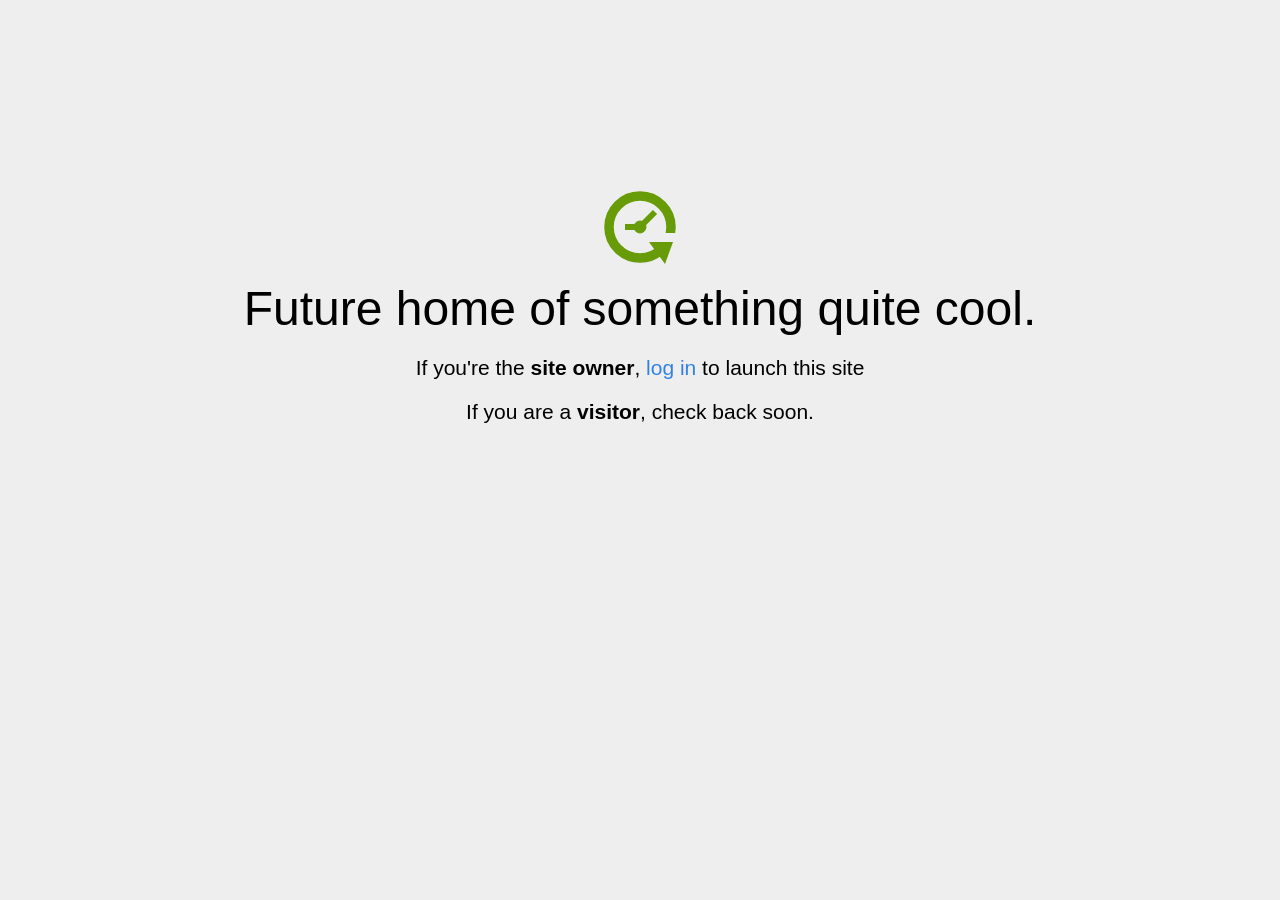
<file: home.html>
<!DOCTYPE html>
<html>
<head>
<title>Coming Soon</title>
<meta http-equiv="content-type" content="text/html; charset=utf-8" >
<meta name="viewport" content="width=device-width, initial-scale=1.0">
<style type="text/css">
body {
  /*background: linear-gradient(90deg, white, gray);*/
  background-color: #eee;
}

body, h1, p {
  font-family: "Helvetica Neue", "Segoe UI", Segoe, Helvetica, Arial, "Lucida Grande", sans-serif;
  font-weight: normal;
  margin: 0;
  padding: 0;
  text-align: center;
}

.container {
  margin-left:  auto;
  margin-right:  auto;
  margin-top: 177px;
  max-width: 1170px;
  padding-right: 15px;
  padding-left: 15px;
}

.row:before, .row:after {
  display: table;
  content: " ";
}

h1 {
  font-size: 48px;
  font-weight: 300;
  margin: 0 0 20px 0;
}

.lead {
  font-size: 21px;
  font-weight: 200;
  margin-bottom: 20px;
}

p {
  margin: 0 0 10px;
}

a {
  color: #3282e6;
  text-decoration: none;
}
</style>
</head>

<body>
<div class="container text-center" id="error">

  <svg height="100" width="100">
    <circle cx="50" cy="50" r="31" stroke="#679b08" stroke-width="9.5" fill="none" />
    <circle cx="50" cy="50" r="6" stroke="#679b08" stroke-width="1" fill="#679b08" />
    <line x1="50" y1="50" x2="35" y2="50" style="stroke:#679b08;stroke-width:6" />
    <line x1="65" y1="35" x2="50" y2="50" style="stroke:#679b08;stroke-width:6" />
    <path d="M59 65 L83 65 L75 87 Z" fill="#679b08" />
    <rect width="20" height="9" x="70" y="56" style="fill:#eee;stroke-width:0;" />
  </svg>
  <div class="row">
    <div class="col-md-12">
      <div class="main-icon text-success"><span class="uxicon uxicon-clock-refresh"></span></div>
      <h1>Future home of something quite cool.</h1>
      <p class="lead">If you're the <strong>site owner</strong>, <a href="/cpanel">log in</a> to launch this site</p>
      <p class="lead">If you are a <strong>visitor</strong>, check back soon.</p>
    </div>
  </div>

</div>

</body>
</html>
</file>
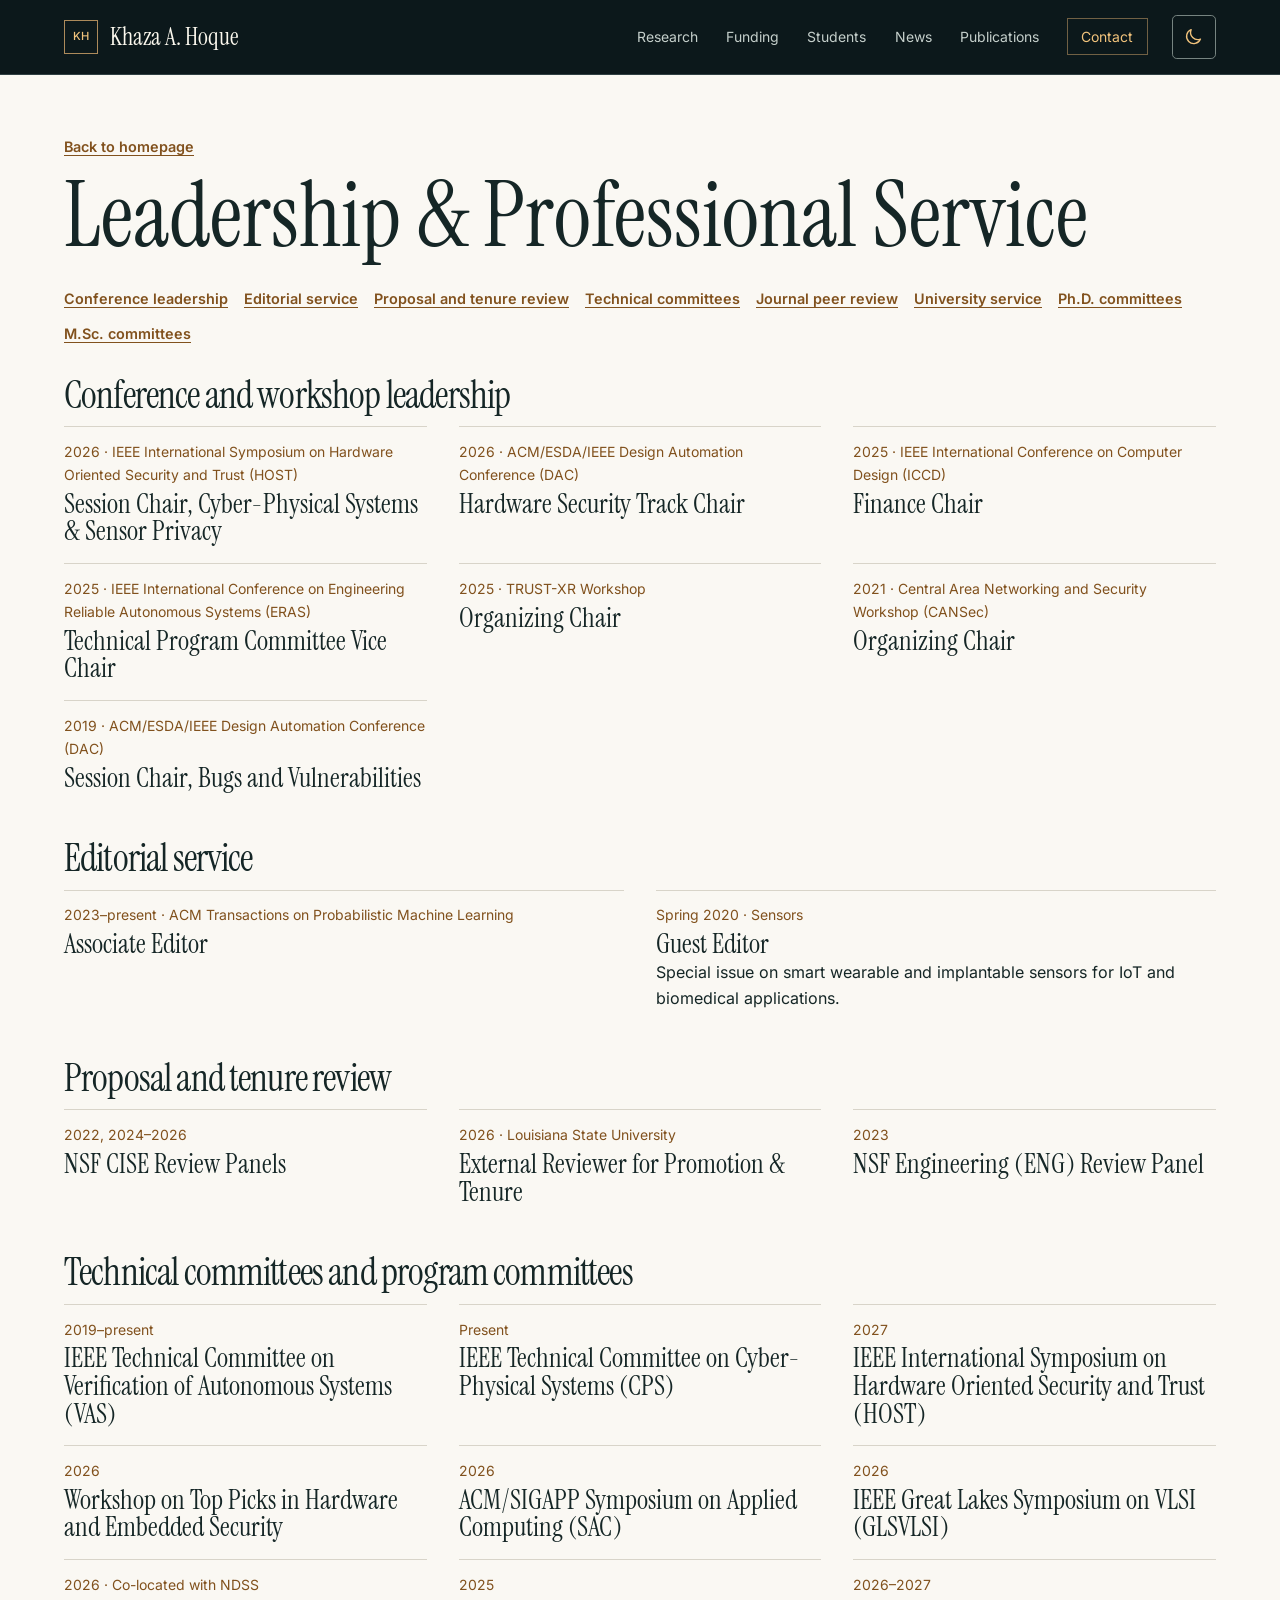
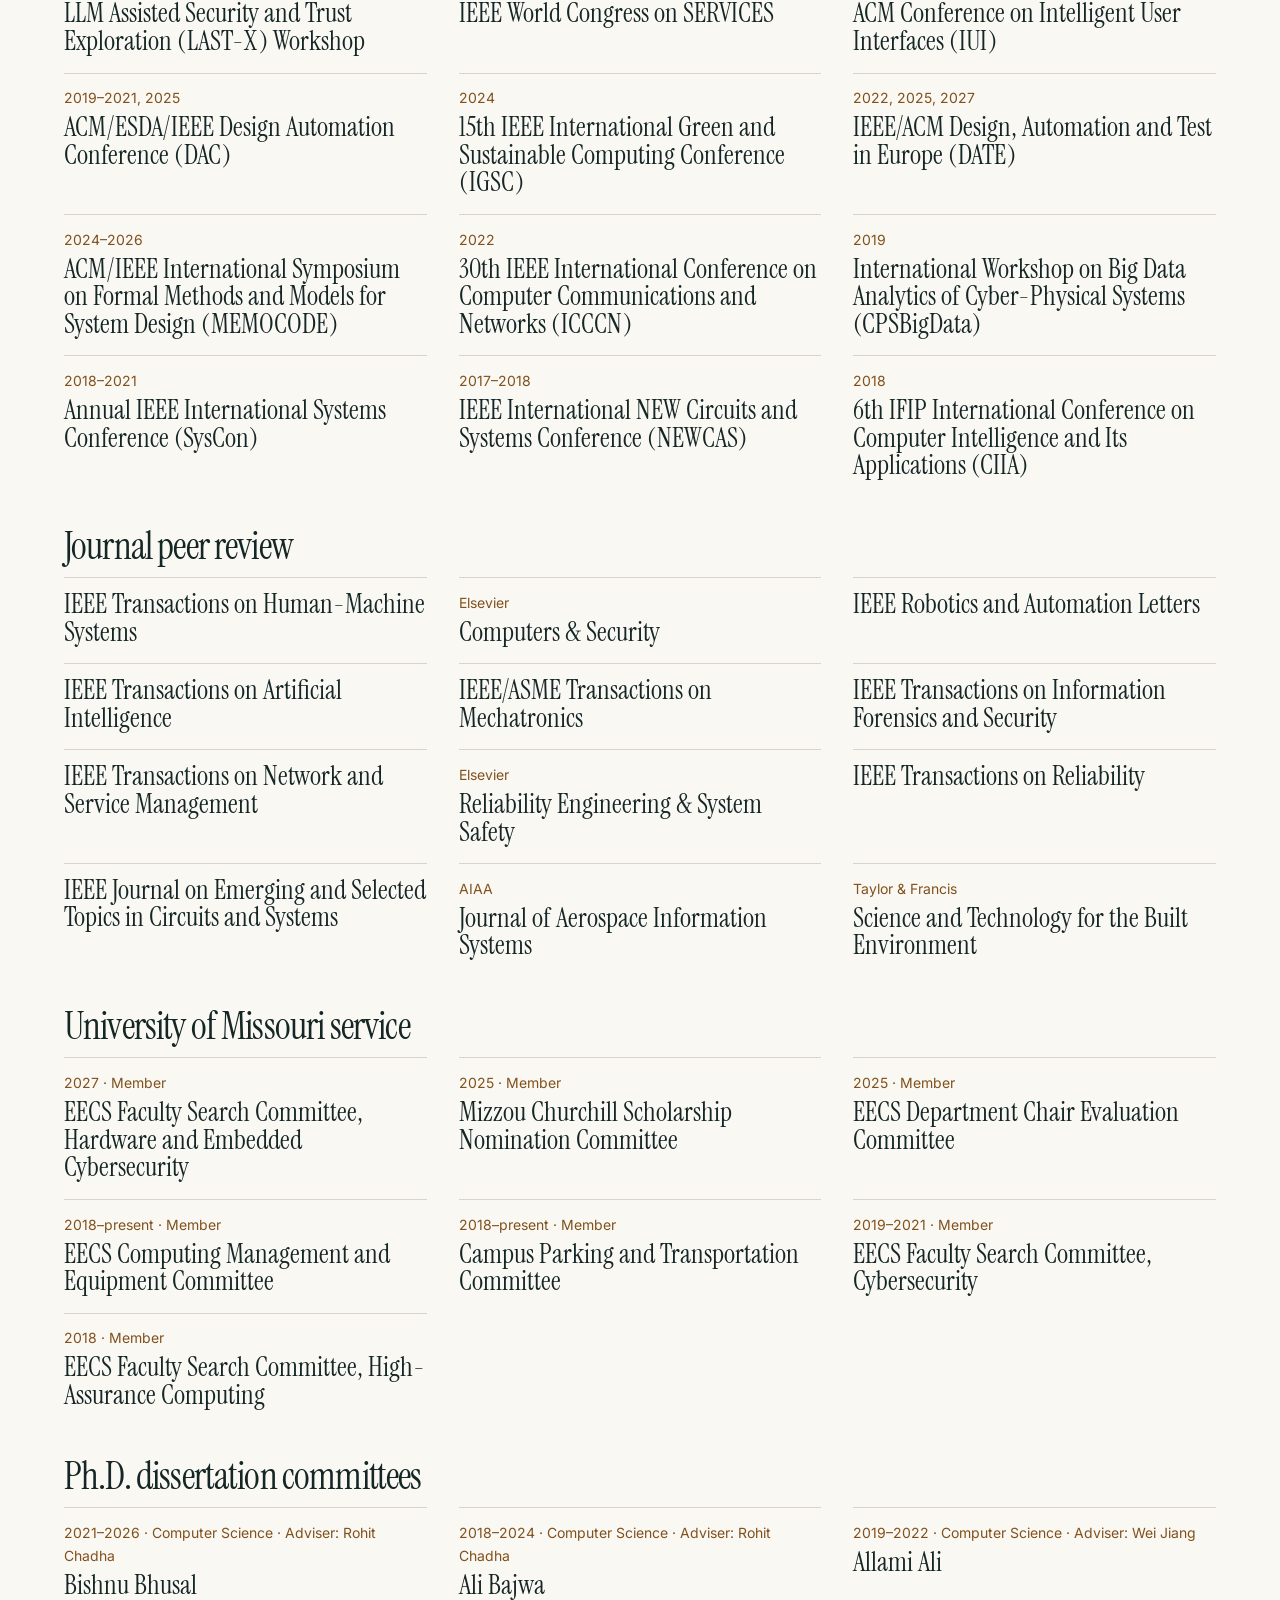
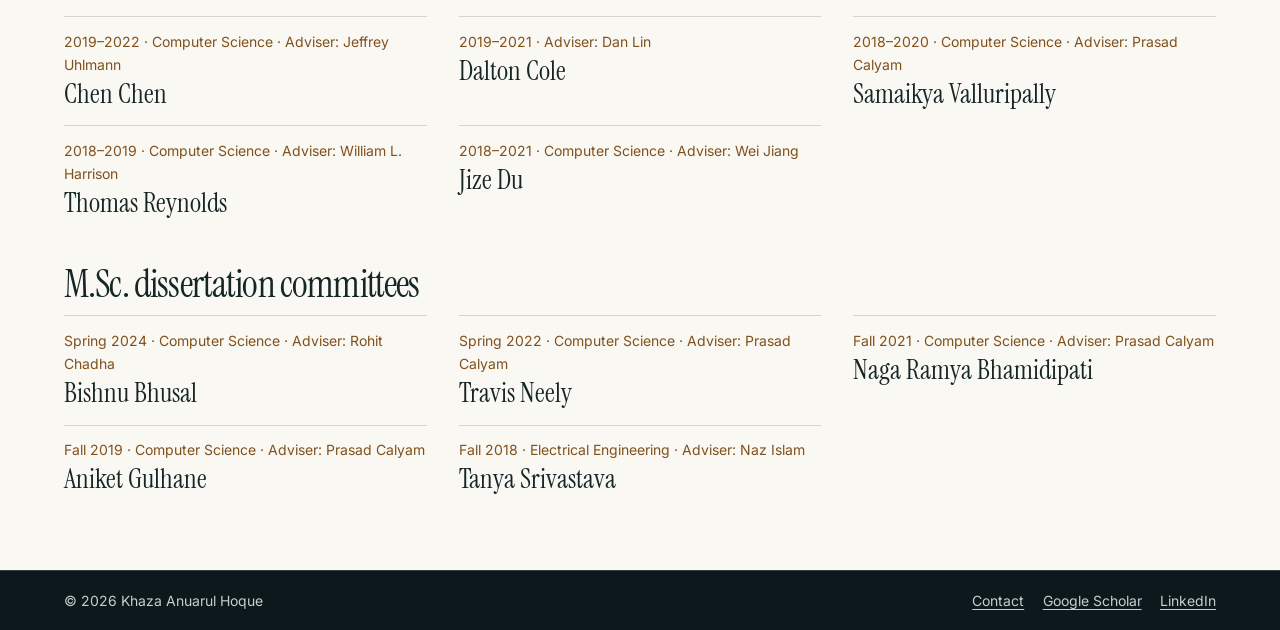
<file: leadership.html>
<!doctype html>
<html lang="en">
<head>
  <meta charset="utf-8">
  <meta name="viewport" content="width=device-width, initial-scale=1">
  <meta name="theme-color" content="#101e22">
  <title>Leadership &amp; Professional Service | Khaza Anuarul Hoque</title>
  <script src="theme.js"></script>
  <link rel="stylesheet" href="styles.css?v=theme">
</head>
<body class="archive-page">
  <a class="skip-link" href="#main">Skip to content</a>
  <header class="header" id="top">
    <div class="wrap header-row">
      <a class="brand" href="./#top" aria-label="Khaza Anuarul Hoque, home"><span class="brand-mark" aria-hidden="true">KH</span><span>Khaza A. Hoque</span></a>
      <nav id="navigation" aria-label="Main navigation">
        <a href="./#research">Research</a>
        <a href="./#funding">Funding</a>
        <a href="./#students">Students</a>
        <a href="./#news">News</a>
        <a href="./#publications">Publications</a>
        <a class="nav-contact" href="https://engineering.missouri.edu/faculty/khaza-anuarul-hoque/">Contact</a>
      </nav>
    </div>
  </header>
  <main id="main" class="section">
    <div class="wrap">
      <a class="text-link" href="./#leadership">Back to homepage</a>
      <h1 class="archive-title">Leadership &amp; Professional Service</h1>
      <nav class="actions" aria-label="Professional service sections">
        <a class="text-link" href="#conference-leadership">Conference leadership</a>
        <a class="text-link" href="#editorial-service">Editorial service</a>
        <a class="text-link" href="#review-panels">Proposal and tenure review</a>
        <a class="text-link" href="#technical-committees">Technical committees</a>
        <a class="text-link" href="#journal-reviewing">Journal peer review</a>
        <a class="text-link" href="#university-service">University service</a>
        <a class="text-link" href="#doctoral-committees">Ph.D. committees</a>
        <a class="text-link" href="#masters-committees">M.Sc. committees</a>
      </nav>
      <section class="archive-group" aria-labelledby="conference-leadership">
        <h2 id="conference-leadership">Conference and workshop leadership</h2>
        <div class="archive-grid">
            <article>
              <p class="archive-meta">2026 · IEEE International Symposium on Hardware Oriented Security and Trust (HOST)</p>
              <h3>Session Chair, Cyber-Physical Systems &amp; Sensor Privacy</h3>
            </article>
            <article>
              <p class="archive-meta">2026 · ACM/ESDA/IEEE Design Automation Conference (DAC)</p>
              <h3>Hardware Security Track Chair</h3>
            </article>
            <article>
              <p class="archive-meta">2025 · IEEE International Conference on Computer Design (ICCD)</p>
              <h3>Finance Chair</h3>
            </article>
            <article>
              <p class="archive-meta">2025 · IEEE International Conference on Engineering Reliable Autonomous Systems (ERAS)</p>
              <h3>Technical Program Committee Vice Chair</h3>
            </article>
            <article>
              <p class="archive-meta">2025 · TRUST-XR Workshop</p>
              <h3>Organizing Chair</h3>
            </article>
            <article>
              <p class="archive-meta">2021 · Central Area Networking and Security Workshop (CANSec)</p>
              <h3>Organizing Chair</h3>
            </article>
            <article>
              <p class="archive-meta">2019 · ACM/ESDA/IEEE Design Automation Conference (DAC)</p>
              <h3>Session Chair, Bugs and Vulnerabilities</h3>
            </article>
        </div>
      </section>
      <section class="archive-group" aria-labelledby="editorial-service">
        <h2 id="editorial-service">Editorial service</h2>
        <div class="archive-grid">
            <article>
              <p class="archive-meta">2023–present · ACM Transactions on Probabilistic Machine Learning</p>
              <h3><a href="https://dl.acm.org/journal/topml">Associate Editor</a></h3>
            </article>
            <article>
              <p class="archive-meta">Spring 2020 · Sensors</p>
              <h3>Guest Editor</h3>
              <p>Special issue on smart wearable and implantable sensors for IoT and biomedical applications.</p>
            </article>
        </div>
      </section>
      <section class="archive-group" aria-labelledby="review-panels">
        <h2 id="review-panels">Proposal and tenure review</h2>
        <div class="archive-grid">
            <article>
              <p class="archive-meta">2022, 2024–2026</p>
              <h3>NSF CISE Review Panels</h3>
            </article>
            <article>
              <p class="archive-meta">2026 · Louisiana State University</p>
              <h3>External Reviewer for Promotion &amp; Tenure</h3>
            </article>
            <article>
              <p class="archive-meta">2023</p>
              <h3>NSF Engineering (ENG) Review Panel</h3>
            </article>
        </div>
      </section>
      <section class="archive-group" aria-labelledby="technical-committees">
        <h2 id="technical-committees">Technical committees and program committees</h2>
        <div class="archive-grid">
            <article>
              <p class="archive-meta">2019–present</p>
              <h3>IEEE Technical Committee on Verification of Autonomous Systems (VAS)</h3>
            </article>
            <article>
              <p class="archive-meta">Present</p>
              <h3>IEEE Technical Committee on Cyber-Physical Systems (CPS)</h3>
            </article>
            <article>
              <p class="archive-meta">2027</p>
              <h3>IEEE International Symposium on Hardware Oriented Security and Trust (HOST)</h3>
            </article>
            <article>
              <p class="archive-meta">2026</p>
              <h3>Workshop on Top Picks in Hardware and Embedded Security</h3>
            </article>
            <article>
              <p class="archive-meta">2026</p>
              <h3>ACM/SIGAPP Symposium on Applied Computing (SAC)</h3>
            </article>
            <article>
              <p class="archive-meta">2026</p>
              <h3>IEEE Great Lakes Symposium on VLSI (GLSVLSI)</h3>
            </article>
            <article>
              <p class="archive-meta">2026 · Co-located with NDSS</p>
              <h3>LLM Assisted Security and Trust Exploration (LAST-X) Workshop</h3>
            </article>
            <article>
              <p class="archive-meta">2025</p>
              <h3>IEEE World Congress on SERVICES</h3>
            </article>
            <article>
              <p class="archive-meta">2026–2027</p>
              <h3>ACM Conference on Intelligent User Interfaces (IUI)</h3>
            </article>
            <article>
              <p class="archive-meta">2019–2021, 2025</p>
              <h3>ACM/ESDA/IEEE Design Automation Conference (DAC)</h3>
            </article>
            <article>
              <p class="archive-meta">2024</p>
              <h3>15th IEEE International Green and Sustainable Computing Conference (IGSC)</h3>
            </article>
            <article>
              <p class="archive-meta">2022, 2025, 2027</p>
              <h3>IEEE/ACM Design, Automation and Test in Europe (DATE)</h3>
            </article>
            <article>
              <p class="archive-meta">2024–2026</p>
              <h3>ACM/IEEE International Symposium on Formal Methods and Models for System Design (MEMOCODE)</h3>
            </article>
            <article>
              <p class="archive-meta">2022</p>
              <h3>30th IEEE International Conference on Computer Communications and Networks (ICCCN)</h3>
            </article>
            <article>
              <p class="archive-meta">2019</p>
              <h3>International Workshop on Big Data Analytics of Cyber-Physical Systems (CPSBigData)</h3>
            </article>
            <article>
              <p class="archive-meta">2018–2021</p>
              <h3>Annual IEEE International Systems Conference (SysCon)</h3>
            </article>
            <article>
              <p class="archive-meta">2017–2018</p>
              <h3>IEEE International NEW Circuits and Systems Conference (NEWCAS)</h3>
            </article>
            <article>
              <p class="archive-meta">2018</p>
              <h3>6th IFIP International Conference on Computer Intelligence and Its Applications (CIIA)</h3>
            </article>
        </div>
      </section>
      <section class="archive-group" aria-labelledby="journal-reviewing">
        <h2 id="journal-reviewing">Journal peer review</h2>
        <div class="archive-grid">
            <article>
              <h3>IEEE Transactions on Human-Machine Systems</h3>
            </article>
            <article>
              <p class="archive-meta">Elsevier</p>
              <h3>Computers &amp; Security</h3>
            </article>
            <article>
              <h3>IEEE Robotics and Automation Letters</h3>
            </article>
            <article>
              <h3>IEEE Transactions on Artificial Intelligence</h3>
            </article>
            <article>
              <h3>IEEE/ASME Transactions on Mechatronics</h3>
            </article>
            <article>
              <h3>IEEE Transactions on Information Forensics and Security</h3>
            </article>
            <article>
              <h3>IEEE Transactions on Network and Service Management</h3>
            </article>
            <article>
              <p class="archive-meta">Elsevier</p>
              <h3>Reliability Engineering &amp; System Safety</h3>
            </article>
            <article>
              <h3>IEEE Transactions on Reliability</h3>
            </article>
            <article>
              <h3>IEEE Journal on Emerging and Selected Topics in Circuits and Systems</h3>
            </article>
            <article>
              <p class="archive-meta">AIAA</p>
              <h3>Journal of Aerospace Information Systems</h3>
            </article>
            <article>
              <p class="archive-meta">Taylor &amp; Francis</p>
              <h3>Science and Technology for the Built Environment</h3>
            </article>
        </div>
      </section>
      <section class="archive-group" aria-labelledby="university-service">
        <h2 id="university-service">University of Missouri service</h2>
        <div class="archive-grid">
            <article>
              <p class="archive-meta">2027 · Member</p>
              <h3>EECS Faculty Search Committee, Hardware and Embedded Cybersecurity</h3>
            </article>
            <article>
              <p class="archive-meta">2025 · Member</p>
              <h3>Mizzou Churchill Scholarship Nomination Committee</h3>
            </article>
            <article>
              <p class="archive-meta">2025 · Member</p>
              <h3>EECS Department Chair Evaluation Committee</h3>
            </article>
            <article>
              <p class="archive-meta">2018–present · Member</p>
              <h3>EECS Computing Management and Equipment Committee</h3>
            </article>
            <article>
              <p class="archive-meta">2018–present · Member</p>
              <h3>Campus Parking and Transportation Committee</h3>
            </article>
            <article>
              <p class="archive-meta">2019–2021 · Member</p>
              <h3>EECS Faculty Search Committee, Cybersecurity</h3>
            </article>
            <article>
              <p class="archive-meta">2018 · Member</p>
              <h3>EECS Faculty Search Committee, High-Assurance Computing</h3>
            </article>
        </div>
      </section>
      <section class="archive-group" aria-labelledby="doctoral-committees">
        <h2 id="doctoral-committees">Ph.D. dissertation committees</h2>
        <div class="archive-grid">
            <article>
              <p class="archive-meta">2021–2026 · Computer Science · Adviser: Rohit Chadha</p>
              <h3>Bishnu Bhusal</h3>
            </article>
            <article>
              <p class="archive-meta">2018–2024 · Computer Science · Adviser: Rohit Chadha</p>
              <h3>Ali Bajwa</h3>
            </article>
            <article>
              <p class="archive-meta">2019–2022 · Computer Science · Adviser: Wei Jiang</p>
              <h3>Allami Ali</h3>
            </article>
            <article>
              <p class="archive-meta">2019–2022 · Computer Science · Adviser: Jeffrey Uhlmann</p>
              <h3>Chen Chen</h3>
            </article>
            <article>
              <p class="archive-meta">2019–2021 · Adviser: Dan Lin</p>
              <h3>Dalton Cole</h3>
            </article>
            <article>
              <p class="archive-meta">2018–2020 · Computer Science · Adviser: Prasad Calyam</p>
              <h3>Samaikya Valluripally</h3>
            </article>
            <article>
              <p class="archive-meta">2018–2019 · Computer Science · Adviser: William L. Harrison</p>
              <h3>Thomas Reynolds</h3>
            </article>
            <article>
              <p class="archive-meta">2018–2021 · Computer Science · Adviser: Wei Jiang</p>
              <h3>Jize Du</h3>
            </article>
        </div>
      </section>
      <section class="archive-group" aria-labelledby="masters-committees">
        <h2 id="masters-committees">M.Sc. dissertation committees</h2>
        <div class="archive-grid">
            <article>
              <p class="archive-meta">Spring 2024 · Computer Science · Adviser: Rohit Chadha</p>
              <h3>Bishnu Bhusal</h3>
            </article>
            <article>
              <p class="archive-meta">Spring 2022 · Computer Science · Adviser: Prasad Calyam</p>
              <h3>Travis Neely</h3>
            </article>
            <article>
              <p class="archive-meta">Fall 2021 · Computer Science · Adviser: Prasad Calyam</p>
              <h3>Naga Ramya Bhamidipati</h3>
            </article>
            <article>
              <p class="archive-meta">Fall 2019 · Computer Science · Adviser: Prasad Calyam</p>
              <h3>Aniket Gulhane</h3>
            </article>
            <article>
              <p class="archive-meta">Fall 2018 · Electrical Engineering · Adviser: Naz Islam</p>
              <h3>Tanya Srivastava</h3>
            </article>
        </div>
      </section>
    </div>
  </main>
  <footer>
    <div class="wrap footer-row">
      <span>© 2026 Khaza Anuarul Hoque</span>
      <div>
        <a href="https://engineering.missouri.edu/faculty/khaza-anuarul-hoque/">Contact</a>
        <a href="https://scholar.google.com/citations?user=eJ87TzoAAAAJ">Google Scholar</a>
        <a href="https://www.linkedin.com/in/hoquek">LinkedIn</a>
      </div>
    </div>
  </footer>
  <!-- Statcounter -->
  <script>
    var sc_project = 10978425;
    var sc_invisible = 1;
    var sc_security = "bedbb399";
  </script>
  <script src="https://www.statcounter.com/counter/counter.js" async></script>
  <noscript>
    <div class="statcounter">
      <a title="Web Analytics" href="https://statcounter.com/" target="_blank" rel="noopener">
        <img class="statcounter" src="https://c.statcounter.com/10978425/0/bedbb399/1/" alt="Web Analytics" referrerpolicy="no-referrer-when-downgrade">
      </a>
    </div>
  </noscript>
  <!-- End of Statcounter -->
</body>
</html>
</file>
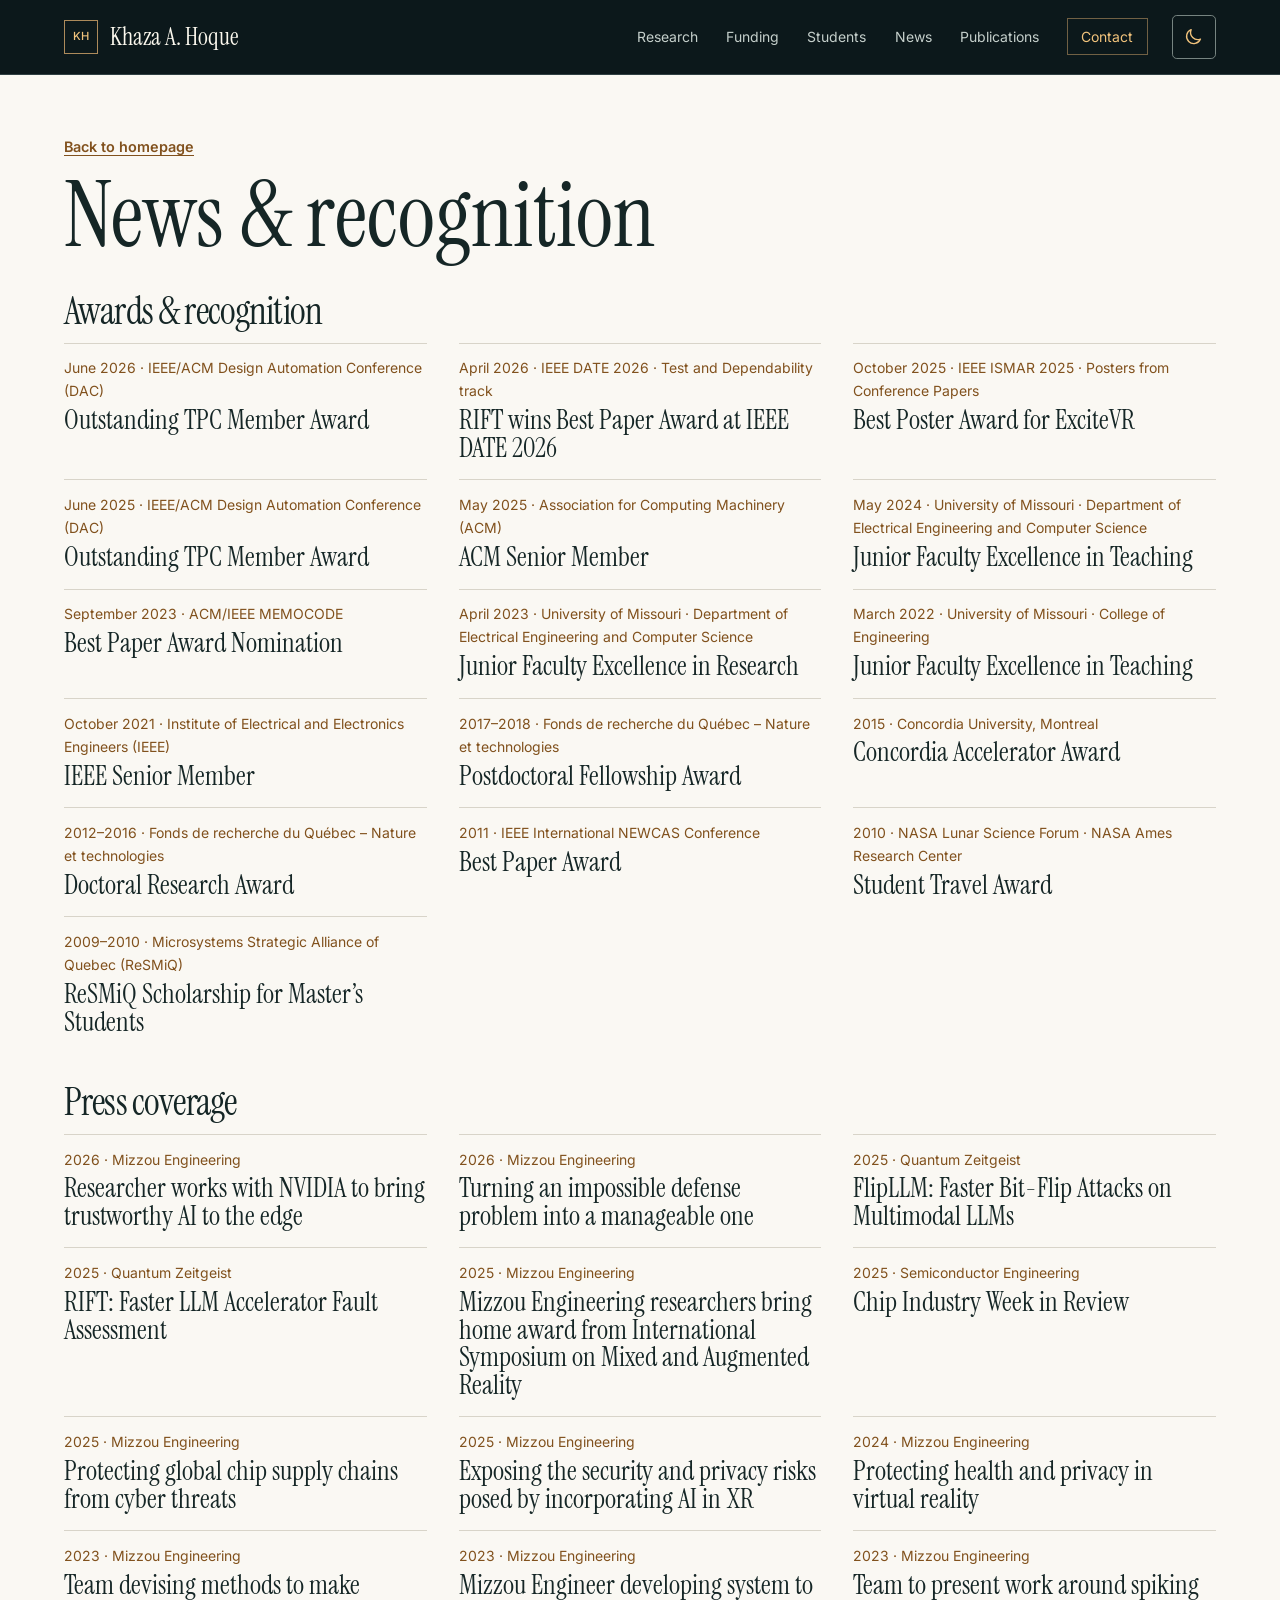
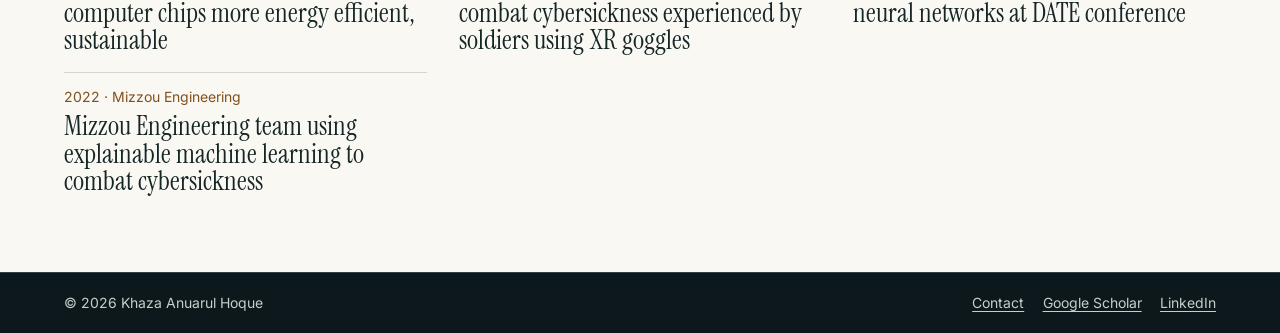
<file: news.html>
<!doctype html>
<html lang="en">
<head>
  <meta charset="utf-8">
  <meta name="viewport" content="width=device-width, initial-scale=1">
  <meta name="theme-color" content="#101e22">
  <title>News &amp; recognition | Khaza Anuarul Hoque</title>
  <script src="theme.js"></script>
  <link rel="stylesheet" href="styles.css?v=theme">
</head>
<body class="archive-page">
  <a class="skip-link" href="#main">Skip to content</a>
  <header class="header" id="top">
    <div class="wrap header-row">
      <a class="brand" href="./#top" aria-label="Khaza Anuarul Hoque, home"><span class="brand-mark" aria-hidden="true">KH</span><span>Khaza A. Hoque</span></a>
      <nav id="navigation" aria-label="Main navigation">
        <a href="./#research">Research</a>
        <a href="./#funding">Funding</a>
        <a href="./#students">Students</a>
        <a href="./#news">News</a>
        <a href="./#publications">Publications</a>
        <a class="nav-contact" href="https://engineering.missouri.edu/faculty/khaza-anuarul-hoque/">Contact</a>
      </nav>
    </div>
  </header>
  <main id="main" class="section">
    <div class="wrap">
      <a class="text-link" href="./#news">Back to homepage</a>
      <h1 class="archive-title">News &amp; recognition</h1>
      <section class="archive-group" aria-labelledby="recognition-title">
        <h2 id="recognition-title">Awards &amp; recognition</h2>
        <div class="archive-grid">
          <article>
            <p class="archive-meta">June 2026 · IEEE/ACM Design Automation Conference (DAC)</p>
            <h3>Outstanding TPC Member Award</h3>
          </article>
          <article>
            <p class="archive-meta">April 2026 · IEEE DATE 2026 · Test and Dependability track</p>
            <h3><a href="https://date26.date-conference.com/awards">RIFT wins Best Paper Award at IEEE DATE 2026</a></h3>
          </article>
          <article>
            <p class="archive-meta">October 2025 · IEEE ISMAR 2025 · Posters from Conference Papers</p>
            <h3><a href="https://engineering.missouri.edu/2025/mizzou-engineering-researchers-bring-home-award-from-international-symposium-on-mixed-and-augmented-reality/">Best Poster Award for ExciteVR</a></h3>
          </article>
          <article>
            <p class="archive-meta">June 2025 · IEEE/ACM Design Automation Conference (DAC)</p>
            <h3>Outstanding TPC Member Award</h3>
          </article>
          <article>
            <p class="archive-meta">May 2025 · Association for Computing Machinery (ACM)</p>
            <h3>ACM Senior Member</h3>
          </article>
          <article>
            <p class="archive-meta">May 2024 · University of Missouri · Department of Electrical Engineering and Computer Science</p>
            <h3>Junior Faculty Excellence in Teaching</h3>
          </article>
          <article>
            <p class="archive-meta">September 2023 · ACM/IEEE MEMOCODE</p>
            <h3>Best Paper Award Nomination</h3>
          </article>
          <article>
            <p class="archive-meta">April 2023 · University of Missouri · Department of Electrical Engineering and Computer Science</p>
            <h3><a href="https://engineering.missouri.edu/2023/eecs-department-recognizes-outstanding-faculty-students/">Junior Faculty Excellence in Research</a></h3>
          </article>
          <article>
            <p class="archive-meta">March 2022 · University of Missouri · College of Engineering</p>
            <h3>Junior Faculty Excellence in Teaching</h3>
          </article>
          <article>
            <p class="archive-meta">October 2021 · Institute of Electrical and Electronics Engineers (IEEE)</p>
            <h3>IEEE Senior Member</h3>
          </article>
          <article>
            <p class="archive-meta">2017–2018 · Fonds de recherche du Québec – Nature et technologies</p>
            <h3>Postdoctoral Fellowship Award</h3>
          </article>
          <article>
            <p class="archive-meta">2015 · Concordia University, Montreal</p>
            <h3>Concordia Accelerator Award</h3>
          </article>
          <article>
            <p class="archive-meta">2012–2016 · Fonds de recherche du Québec – Nature et technologies</p>
            <h3>Doctoral Research Award</h3>
          </article>
          <article>
            <p class="archive-meta">2011 · IEEE International NEWCAS Conference</p>
            <h3>Best Paper Award</h3>
          </article>
          <article>
            <p class="archive-meta">2010 · NASA Lunar Science Forum · NASA Ames Research Center</p>
            <h3>Student Travel Award</h3>
          </article>
          <article>
            <p class="archive-meta">2009–2010 · Microsystems Strategic Alliance of Quebec (ReSMiQ)</p>
            <h3>ReSMiQ Scholarship for Master’s Students</h3>
          </article>
        </div>
      </section>
      <section class="archive-group" aria-labelledby="press-title">
        <h2 id="press-title">Press coverage</h2>
        <div class="archive-grid">
        <article><p class="archive-meta">2026 · Mizzou Engineering</p><h3><a href="https://engineering.missouri.edu/2026/researcher-works-with-nvidia-to-bring-trustworthy-ai-to-the-edge/">Researcher works with NVIDIA to bring trustworthy AI to the edge</a></h3></article>
        <article><p class="archive-meta">2026 · Mizzou Engineering</p><h3><a href="https://engineering.missouri.edu/2026/turning-an-impossible-defense-problem-into-a-manageable-one/">Turning an impossible defense problem into a manageable one</a></h3></article>
        <article><p class="archive-meta">2025 · Quantum Zeitgeist</p><h3><a href="https://quantumzeitgeist.com/percent-5x-reinforcement-learning-flipllm-enables-more-efficient-bit-flip-attacks-multimodal/">FlipLLM: Faster Bit-Flip Attacks on Multimodal LLMs</a></h3></article>
        <article><p class="archive-meta">2025 · Quantum Zeitgeist</p><h3><a href="https://quantumzeitgeist.com/reinforcement-learning-faster-rift-achieves-llm-accelerator-fault-assessment-scalable-methodology/">RIFT: Faster LLM Accelerator Fault Assessment</a></h3></article>
        <article><p class="archive-meta">2025 · Mizzou Engineering</p><h3><a href="https://engineering.missouri.edu/2025/mizzou-engineering-researchers-bring-home-award-from-international-symposium-on-mixed-and-augmented-reality/">Mizzou Engineering researchers bring home award from International Symposium on Mixed and Augmented Reality</a></h3></article>
        <article><p class="archive-meta">2025 · Semiconductor Engineering</p><h3><a href="https://semiengineering.com/chip-industry-week-in-review-108/">Chip Industry Week in Review</a></h3></article>
        <article><p class="archive-meta">2025 · Mizzou Engineering</p><h3><a href="https://engineering.missouri.edu/2025/protecting-global-chip-supply-chains-from-cyber-threats/">Protecting global chip supply chains from cyber threats</a></h3></article>
        <article><p class="archive-meta">2025 · Mizzou Engineering</p><h3><a href="https://engineering.missouri.edu/2025/exposing-the-security-and-privacy-risks-posed-by-incorporating-ai-in-xr/">Exposing the security and privacy risks posed by incorporating AI in XR</a></h3></article>
        <article><p class="archive-meta">2024 · Mizzou Engineering</p><h3><a href="https://engineering.missouri.edu/2024/protecting-health-and-privacy-in-virtual-reality/">Protecting health and privacy in virtual reality</a></h3></article>
        <article><p class="archive-meta">2023 · Mizzou Engineering</p><h3><a href="https://engineering.missouri.edu/2023/team-devising-methods-to-make-computer-chips-more-energy-efficient-sustainable/">Team devising methods to make computer chips more energy efficient, sustainable</a></h3></article>
        <article><p class="archive-meta">2023 · Mizzou Engineering</p><h3><a href="https://engineering.missouri.edu/2023/mizzou-engineer-developing-system-to-combat-cybersickness-experienced-by-soldiers-using-xr-goggles/">Mizzou Engineer developing system to combat cybersickness experienced by soldiers using XR goggles</a></h3></article>
        <article><p class="archive-meta">2023 · Mizzou Engineering</p><h3><a href="https://engineering.missouri.edu/2023/team-to-present-work-around-spiking-neural-networks-at-date-conference/">Team to present work around spiking neural networks at DATE conference</a></h3></article>
        <article><p class="archive-meta">2022 · Mizzou Engineering</p><h3><a href="https://engineering.missouri.edu/2022/mizzou-engineering-team-using-explainable-machine-learning-to-combat-cybersickness/">Mizzou Engineering team using explainable machine learning to combat cybersickness</a></h3></article>
        </div>
      </section>
    </div>
  </main>
  <footer>
    <div class="wrap footer-row">
      <span>© 2026 Khaza Anuarul Hoque</span>
      <div>
        <a href="https://engineering.missouri.edu/faculty/khaza-anuarul-hoque/">Contact</a>
        <a href="https://scholar.google.com/citations?user=eJ87TzoAAAAJ">Google Scholar</a>
        <a href="https://www.linkedin.com/in/hoquek">LinkedIn</a>
      </div>
    </div>
  </footer>
  <!-- Statcounter -->
  <script>
    var sc_project = 10978425;
    var sc_invisible = 1;
    var sc_security = "bedbb399";
  </script>
  <script src="https://www.statcounter.com/counter/counter.js" async></script>
  <noscript>
    <div class="statcounter">
      <a title="Web Analytics" href="https://statcounter.com/" target="_blank" rel="noopener">
        <img class="statcounter" src="https://c.statcounter.com/10978425/0/bedbb399/1/" alt="Web Analytics" referrerpolicy="no-referrer-when-downgrade">
      </a>
    </div>
  </noscript>
  <!-- End of Statcounter -->
</body>
</html>
</file>
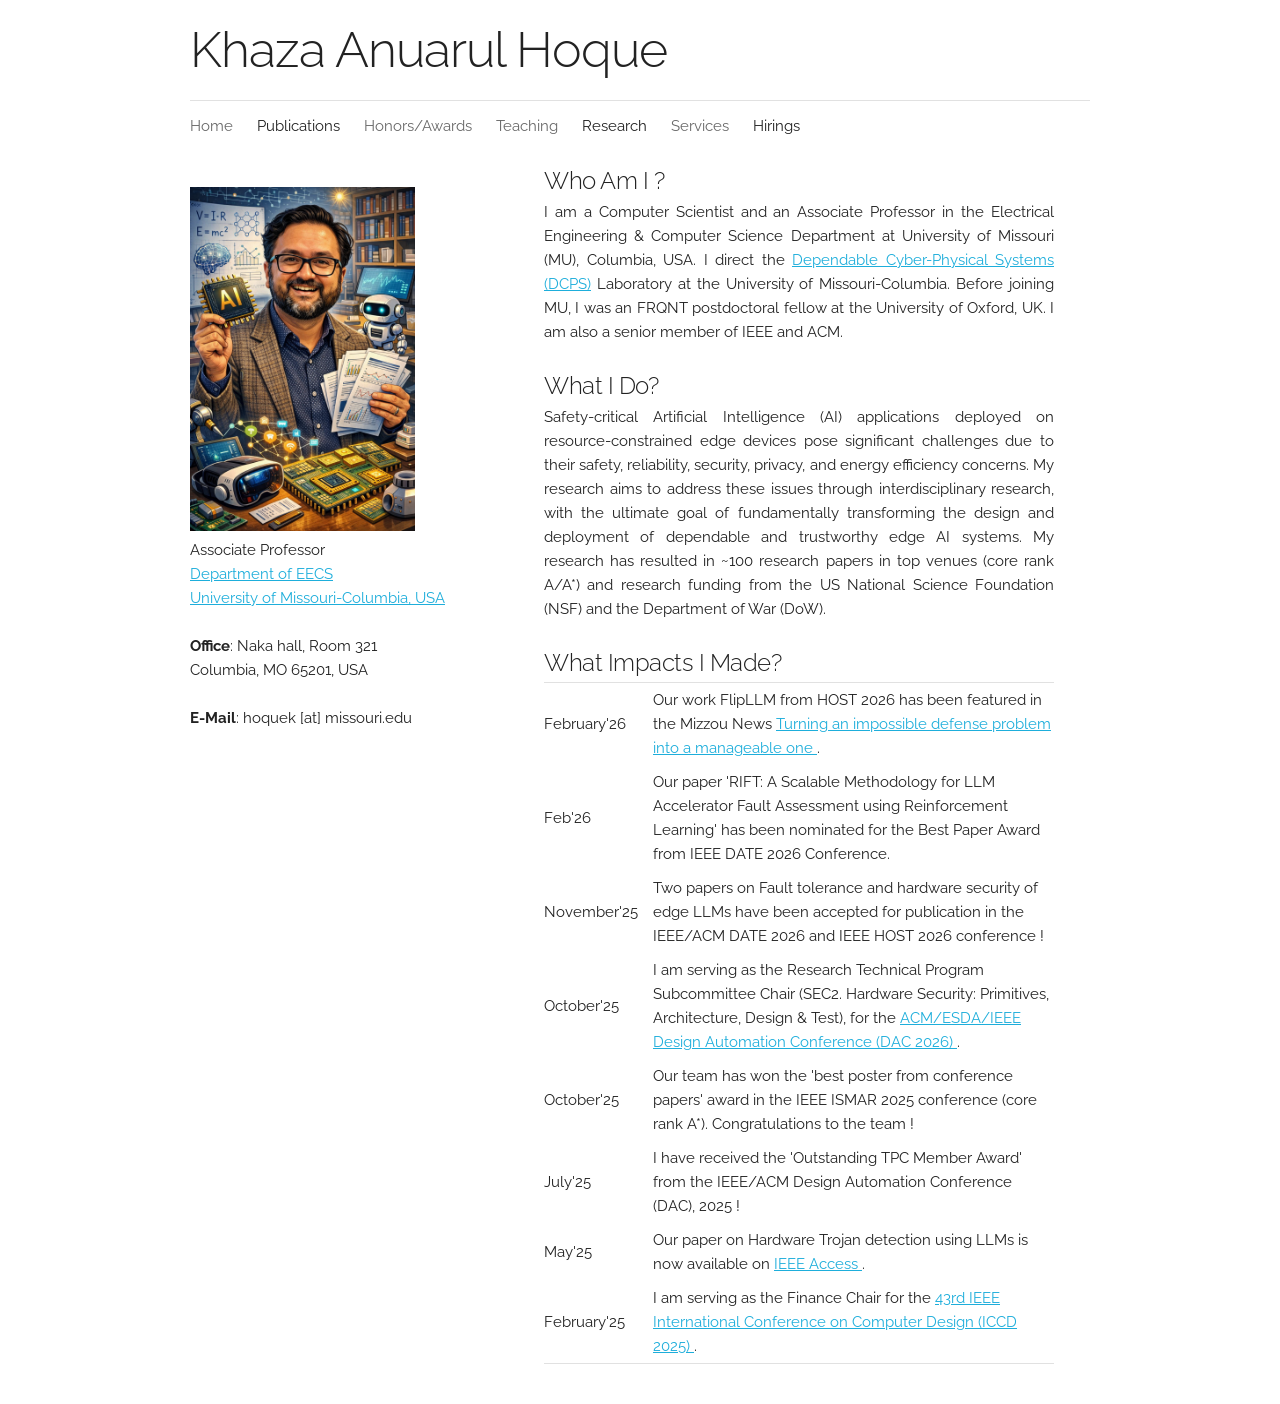
<file: OLD-index.html>
<!DOCTYPE html>
<html lang="en"><head><meta http-equiv="Content-Type" content="text/html; charset=UTF-8">

  <!-- Basic Page Needs
  –––––––––––––––––––––––––––––––––––––––––––––––––– -->

  <title>Khaza A. Hoque</title>
  <meta name="description" content="Dr. Hoque&#39;s homepage">
  <meta name="author" content="Dr. Khaza A. Hoque">

  <!-- Mobile Specific Metas
  –––––––––––––––––––––––––––––––––––––––––––––––––– -->
  <meta name="viewport" content="width=device-width, initial-scale=1">


  <!-- CSS
  –––––––––––––––––––––––––––––––––––––––––––––––––– -->
  <link rel="stylesheet" href="./files/normalize.css">
  <link rel="stylesheet" href="./files/skeleton.css">
  <link rel="stylesheet" href="./files/style.css">
  <link rel="stylesheet" href="./files/tabify.css">

 <!-- FONT  -->
    <link href='https://fonts.googleapis.com/css?family=Raleway:400,300,600' rel='stylesheet' type='text/css'>




</head>
<body>

  <!-- Primary Page Layout
  –––––––––––––––––––––––––––––––––––––––––––––––––– -->
    <div class="container">
        <div class="header">
            <h1>Khaza Anuarul Hoque</h1>
        </div>
         <div id="nav">
                       <ul>
                        <li class="active"><a href="#about">Home</a></li>
<!--                        <li><a href="#research">Research</a></li>-->
                        <li onclick="location.href='https://scholar.google.com/citations?hl=en&user=eJ87TzoAAAAJ&view_op=list_works&sortby=pubdate';" style="cursor:pointer;">Publications</li>
                        <li><a href="#awards">Honors/Awards</a></li>   
			<li><a href="#courses">Teaching</a></li>
			<!-- <li><a href="https://www.dcpslab.com">Research</a></li>  -->
			<li onclick="location.href='https://www.dcpslab.com';" style="cursor:pointer;">Research</li>       
                        <li><a href="#bio">Services</a></li>
                       <li onclick="location.href='https://www.linkedin.com/posts/hoquek_phd-position-advertisement-activity-7417991612481396736-KxPh';" style="cursor:pointer;">Hirings</li>    
						   
                        
            </ul>
        </div>



            <div class="row" style="margin-top: 2rem;">
                <div class="four columns sidebar">
                    <br>
                    <img src="./files/khaza2.png" alt="Khaza&#39;s photo" width="225" height="344">
                    <ul class="contact">
			<li>Associate Professor</li>    
                        <li><a href="http://engineering.missouri.edu/eecs/">Department of EECS</a></li>
			<li><a href="http://missouri.edu/">University of Missouri-Columbia, USA</a></li>    
			<br>    
                        <li><strong>Office</strong>: Naka hall, Room 321</li>
                        <li>Columbia, MO 65201, USA</li>
                        <br>
                        <li><strong>E-Mail</strong>: hoquek [at] missouri.edu</li><br>

                    </ul>








                </div>

                <div class="offset-by-one seven columns">



                    <div id="about" align="justify" style="display: none;">

<h5>Who Am I ?</h5>
I am a Computer Scientist and an Associate Professor in the Electrical Engineering & Computer Science Department at University of Missouri (MU), Columbia, USA.
I direct the <a href="https://www.dcpslab.com">Dependable Cyber-Physical Systems (DCPS)</a> 
Laboratory at the University of Missouri-Columbia. Before joining MU, I was an FRQNT postdoctoral fellow at the University of Oxford, UK. I am also a senior member of IEEE and ACM.
<!-- <br> <br>
I am the recipient of the 2023 EECS Junior Faculty Excellence in Research Award, 2022 MU College of Engineering Junior Faculty Excellence in Teaching Award, 2016 Fonds de Recherche du Quebec-Nature et 
Technologies (FRQNT) Postdoctoral Fellowship Award, 2012 FRQNT Doctoral Research Award, 2011 IEEE International NEWCAS Conference Best Paper Award, 
and several other awards.	-->		    
<br> 
<!-- If you are a propsective <b> graduate</b> student and looking for a position to join my research team, 
then click <a href="advert.pdf">here</a> for available positions and requirements. Strong background machine learning, adversarial machine learning
			    and/or Cyber-physical systems, formal methods/logic/automata theory is preferred.	<br> <br> -->
			    		 		    
<br>
			    			    
<h5>What I Do?</h5>

Safety-critical Artificial Intelligence (AI) applications deployed on resource-constrained edge devices pose significant challenges due to their safety, reliability, security, privacy, and energy efficiency concerns. My research aims to address these issues through interdisciplinary research, 
with the ultimate goal of fundamentally transforming the design and deployment of dependable and trustworthy edge AI systems. My research has resulted in ~100 research papers in top venues (core rank A/A*) and research funding from the US National Science Foundation (NSF) and the Department of War (DoW).<br> <br>
			    
			    
		    
			        			    
<h5>What Impacts I Made?</h5>
                  <table class="news">
                            <tbody>
				    <tr>

							<td style="text-align: left">February'26</td>
                                <td style="text-align: left">  Our work FlipLLM from HOST 2026 has been featured in the Mizzou News <a href="https://engineering.missouri.edu/2026/turning-an-impossible-defense-problem-into-a-manageable-one/"> Turning an impossible defense problem into a manageable one </a>.
				</td>
                                </tr>
								
								<td style="text-align: left">Feb'26</td>
                                <td style="text-align: left">  Our paper 'RIFT: A Scalable Methodology for LLM Accelerator Fault Assessment using Reinforcement Learning' has been nominated for the Best Paper Award from IEEE DATE 2026 Conference. 
				</td>
                                </tr>
								
								<td style="text-align: left">November'25</td>
                                <td style="text-align: left"> Two papers on Fault tolerance and hardware security of edge LLMs have been accepted for publication in the IEEE/ACM DATE 2026 and IEEE HOST 2026 conference !
				</td>
                                </tr>
								
								<td style="text-align: left">October'25</td>
                                <td style="text-align: left">  I am  serving as the Research Technical Program Subcommittee Chair (SEC2. Hardware Security: Primitives, Architecture, Design & Test), for the <a href="http://dac.com"> ACM/ESDA/IEEE Design Automation Conference (DAC 2026) </a>.
				</td>
                                </tr>
								
				<td style="text-align: left">October'25</td>
                                <td style="text-align: left"> Our team has won the 'best poster from conference papers' award in the IEEE ISMAR 2025 conference (core rank A*). Congratulations to the team !
				</td>
                                </tr>
			<td style="text-align: left">July'25</td>
                                <td style="text-align: left"> I have received the 'Outstanding TPC Member Award' from the IEEE/ACM Design Automation Conference (DAC), 2025 !
				</td>
                                </tr>
					  
					  <td style="text-align: left">May'25</td>
                                <td style="text-align: left">  Our paper on Hardware Trojan detection using LLMs is now available on <a href="https://ieeexplore.ieee.org/stamp/redirect.jsp?arnumber=/6287639/6514899/11091291.pdf"> IEEE Access </a>.
				</td>
                                </tr>
					  
							<td style="text-align: left">February'25</td>
                                <td style="text-align: left">  I am  serving as the Finance Chair for the <a href="https://www.iccd-conf.com/Home.html"> 43rd IEEE International Conference on Computer Design (ICCD 2025) </a>.
				</td>
                                </tr>
			  
				
				              
                                </tbody>
                        </table>
                    </div>


                 


                    <div id="bio" align="justify" style="display: none;">
                        <h5>Activities</h5>
			<b><br>Journal Editorship:  </b>
			<ol> 
			<li> Associate Editor, ACM Transactions on Probabilistic Machine Learning (2023-Date) </li>
			<li> MDPI Sensors (ISSN 1424-8220), Guest Editor for the Special Issue: Emerging Smart and Intelligent Wearable/Implantable Sensors for IoT and Biomedical applications, 2020.   </li>	
			</ol>	
			    
			<b><br>Conference Organization/Activities:  </b>
			<ol> 
			<li> Technical Program Subcommittee Chair (SEC2. Hardware Security: Primitives, Architecture, Design & Test), ACM/ESDA/IEEE Design Automation Conference (DAC 2026). </li>
			<li> Organizing Chair, the 1st International Workshop on Trustworthy, Secure, and Privacy-Aware Artificial Intelligence for Extended Reality Applications (TRUST-XR 2025). </li>		
			<li> Finance Chair, 43rd IEEE International Conference on Computer Design (ICCD 2025). </li>
			<li> Program Committee Co-chair, IEEE International Conference on Engineering Reliable Autonomous Systems (ERAS 2025). </li>	
			<li> Organizing Chair, the 14th Central Area Networking and Security Workshop (CANSec 2021). </li>
			<li> Session Chair, 56th ACM/ESDA/IEEE Design Automation Conference (DAC 2019).</li>	
				
			</ol>	

			<b>Technical Program Committee/Technical Committee Membership:</b>
			<ol>
			<li> IEEE Technical Committee on Verification of Autonomous Systems (VAS) </li>	
			<li> IEEE Technical Committee on Cyber-Physical Systems (CPS) </li>
			<li> ACM Conference on Intelligent User Interfaces (ACM IUI 2026)  </li>
			<li> IEEE World Congress on SERVICES (IEEE SERVICES 2025)  </li>
			<li> LLM Assisted Security and Trust Exploration (LAST-X) Workshop co-located with NDSS 2026.  </li>		
			<li> ACM/ESDA/IEEE Design Automation Conference (DAC 2025, DAC 2019-2021)</li>	
			<li> The 15th IEEE International Green and Sustainable Computing Conference (IGSC 2024) </li>	
			<li> IEEE/ACM Design, Automation and Test in Europe Conference (DATE 2025, DATE 2022) </li>
			<li> The 22nd ACM-IEEE International Symposium on Formal Methods and Models for System Design (MEMOCODE 2024) </li>
			<li> The 30th IEEE International Conference on Computer Communications and Networks (ICCCN 2022) </li>
			<li> International Workshop on Big Data Analytics of Cyber-Physical Systems (CPSBigData 2019) </li>
			<li> Annual IEEE International Systems Conference (SysCon 2018-2021) </li>
			<li> IEEE International NEW Circuits And Systems (NEWCAS 2017-2018) </li>
			<li> IFIP International Conference on Computer Intelligence and Its Applications (CIIA 2018) </li>
			</ol>
			    
			<b>Peer-Reviewer for Journals:</b>
			<ol>
			<li> IEEE Transactions on Human-Machine Systems </li>
			<li> Computers & Security---Elsevier </li>
			<li> IEEE IEEE Robotics and Automation Letters </li>
			<li> IEEE Transactions on Artificial Intelligence </li>
			<li> IEEE/ASME Transactions on Mechatronics </li>	
			<li> IEEE Transactions on Information Forensics and Security </li>
			<li> Reliability Engineering and System Safety-Elsevier </li>	
			<li> IEEE Transactions on Reliability </li>	
			<li> IEEE Journal on Emerging and Selected Topics in Circuits and Systems </li>
			</ol>
			    
				    
			


                       <br>
                   </div>
                    


	
	
	
<div id="hiring" align="justify" style="display: none;">
    <h5>Prospective Students</h5>
    <p> <b><br>Ph.D. Research/Teaching Assistantship (RA/TA) in formal verification </b>
    <br>Funded Ph.D. positions are available for Fall 2020 in EECS department at the University of Missouri, Columbia, USA under the supervision of Dr. Khaza Anuarul Hoque. The research project will focus on the development of formal verification based techniques for designing dependable and safe cyber-physical systems.<br><br>
    
    Established in 1849, the University of Missouri College of Engineering’s excellence includes nine disciplines, 130 faculty members, more than 3,300 of the brightest undergraduates on campus and more than 600 exceptional graduate students at the flagship campus of the UM System. Electrical engineering at MU was established in 1884 – the first electrical engineering program in the nation. Located in the heart of Missouri, the College of Engineering at Mizzou operates the University of Missouri Research Reactor, the most powerful nuclear research reactor on a university campus nationwide.<br><br>
    
    Successful candidates will receive financial support as Research/Teaching Assistants (RAs/TAs), and will also be awarded full tuition waiver. Candidates with expertise in one or more of the following priority areas are especially encouraged to apply.<br><br>
    
    <b>Requirements:</b>
    <ol><li> Excellent academic results in B.Sc/M.Sc. with major in computer science/electrical engineering. The exact admission requirements are available <a href="https://gradstudies.missouri.edu/degreecategory/electrical-and-computer-engineering/">here</a>.<br> </li>
        <li> Strong background in mathematics (e.g. stochastic modeling, Markov chain) is required. Knowledge of formal verification/automata theory (especially, model checking) will be counted as a strong plus, but not mandatory. <br> </li>
        <li> Strong programming skills (C/C++, Python) is required. Good understanding of graph theory, dynamic programming, machine learning and optimization techniques are also mandatory.  </li>
        
    </ol>
    
    The interested candidates are suggested to send an <a href="mailto:hoquek@missouri.edu">email</a> to Dr. Hoque including (1) an email that expresses your interest to the specific research topic, and demonstrate how you meet the above-mentioned requirements, and (2) your curriculum vitae, including a list of publications (if any).<br><br>

<b>Note:</b> Due to large volume of emails, I cannot reply to every email, but I will do my best to reply to competitive applicants. 	
    
    
    
   
    </p>
    
    
    
    <br>
</div>

<div id="courses" align="justify" style="display: none;">
    <h5>Teaching</h5>
    <p> <b><br>University of Missouri - Columbia </b>
    <br>Hardware Comouter Aided Formal Verification (ECE 8001: Every Fall)	    
    <br>VHDL & Programmable Logic Controllers (ECE 4250/7250: Every Spring Semester)
<br>

 </p>
     
    <br>
</div>
	
	
<div id="awards" align="justify" style="display: none;">

                         <h5>Honors and Awards</h5><br>
                         <ol>


<li> Best Paper Award Nomination, IEEE/ACM Design, Automation, and Test in Europe (DATE) Conference, 2026 .<br> </li>	
<li> Outstanding TPC Member Award, IEEE/ACM Design Automation Conference (DAC), 2025 <br> </li>	
<li> Best Poster Award–Posters from Conference Papers, IEEE International Symposium on Mixed and Augmented Reality (ISMAR), 2025 <br> </li>	
<li> EECS Junior Faculty Excellence in Teaching 2024 award from the Electrical Engineering and Computer Science (EECS) department, University of Missouri-Columbia, 2024 <br> </li>	
<li> Best Paper Award Nomination, the 21st ACM-IEEE International Symposium on Formal Methods and Models for System Design (MEMOCODE), 2023 <br> </li>
<li> EECS Junior Faculty Excellence in Research 2023 award from the Electrical Engineering and Computer Science (EECS) department, University of Missouri-Columbia, 2023 <br> </li>	
<li> Junior Faculty Excellence in Teaching 2022 award from the College of Engineering (CoE), University of Missouri-Columbia, 2022 <br> </li>
<li> Best Poster Award–Posters from Conference Papers, IEEE International Symposium on Mixed and Augmented Reality (ISMAR), 2025 <br> </li>	
<li> FQRNT Postdoctoral Fellowship Award, Fonds de Recherche du Qubec - Nature et Technologies (FQRNT), Canada, 2016-2018.<br> </li>
<li> Concordia Accelerator Award, Concordia University, 2015.<br> </li>
<li> ISU SSP Scholarship from International Space University to attend Space Studies Program (SSP), France, 2014.<br> </li>
<li> FQRNT Doctoral Research Award, Fonds de Recherche du Qubec - Nature et Technologies (FQRNT), Canada, 2012.<br></li>
<li> Deans Funding for Graduate Students, Concordia University (2011- 2014 and 2008-2010), Canada.<br> </li>
<li> Financial Support for Conference Participants, Microsystems Strategic Alliance of Qubec (ReSMiQ), 2013, 2014, 2015.<br> </li>
<li> Concordia University Conference and Exposition Award, School of Graduate Studies, Concordia University, 2013, 2014, 2015.<br> </li>
<li> ENCS Conference Support, Faculty of Engineering and Computer Science, Concordia University, 2013.<br></li>
<li> Best Paper Award for outstanding contribution from 8th IEEE International NEWCAS Conference, Canada, 2011.<br> </li>
<li> Student Travel Award, NASA Lunar Science Forum, NASA Ames Research Center, USA, 2010.<br> </li>
<li> ReSMiQ Scholarship forMaster Students, Microsystems Strategic Alliance of Quebec (ReSMiQ), Canada, 2010.<br> </li>
<li> ReSMiQ Scholarship for Master Students from Microsystems Strategic Alliance of Quebec (ReSMiQ), Canada, 2009.<br> </li>
                        </ol>

                    </div>

                </div>
            </div>
    </div>

            <script async="" src="./files/analytics.js"></script><script src="./files/jquery.js" type="text/javascript" charset="utf-8"></script>
            <script src="./files/jquery.tabify.source.js" type="text/javascript" charset="utf-8"></script>
            <script type="text/javascript">
                // <![CDATA[

                $(document).ready(function () {
                    $('#nav').tabify();
                });

                // ]]>
            </script>


            <!-- End Document
        –––––––––––––––––––––––––––––––––––––––––––––––––– -->
<script type="text/javascript">
function stc(e,linkIndex){if(document.images){var linkText;if(navigator.appName.toLowerCase()=="microsoft internet explorer"){linkText=e.innerText}else{linkText=e.textContent}if(linkText==""){if(e.firstChild){var firstChild=e.firstChild.nodeName.toUpperCase();if(firstChild=="IMG"){linkText="Image: "+getName(e.firstChild.getAttribute('src'))}}else{var nodeName=e.nodeName.toUpperCase();if(nodeName=="AREA"){linkText="ImageMap: "+e.href}}}if(linkText==""){linkText=e.href}(new Image()).src="/a/i/stg.gif?f="+escape(document.location.href)+"&t="+escape(e.href)+"&i="+linkIndex+"&n="+escape(trimString(linkText))}}function getName(s){if(s.lastIndexOf('/')>=0){return(s.substring(s.lastIndexOf('/')+1,s.length))}else{return(s)}}function trimString(s){return(s.replace(/^\s*/,"").replace(/\s*$/,""))}
</script>

<!-- Start of StatCounter Code for Default Guide -->
<script type="text/javascript">
var sc_project=10978425;
var sc_invisible=1;
var sc_security="bedbb399";
var scJsHost = (("https:" == document.location.protocol) ?
"https://secure." : "http://www.");
document.write("<sc"+"ript type='text/javascript' src='" +
scJsHost+
"statcounter.com/counter/counter.js'></"+"script>");
</script>
<noscript><div class="statcounter"><a title="shopify
analytics ecommerce tracking"
href="http://statcounter.com/shopify/" target="_blank"><img
class="statcounter"
src="//c.statcounter.com/10978425/0/bedbb399/1/"
alt="shopify analytics ecommerce
tracking"></a></div></noscript>
<!-- End of StatCounter Code for Default Guide -->
</body></html>
</file>
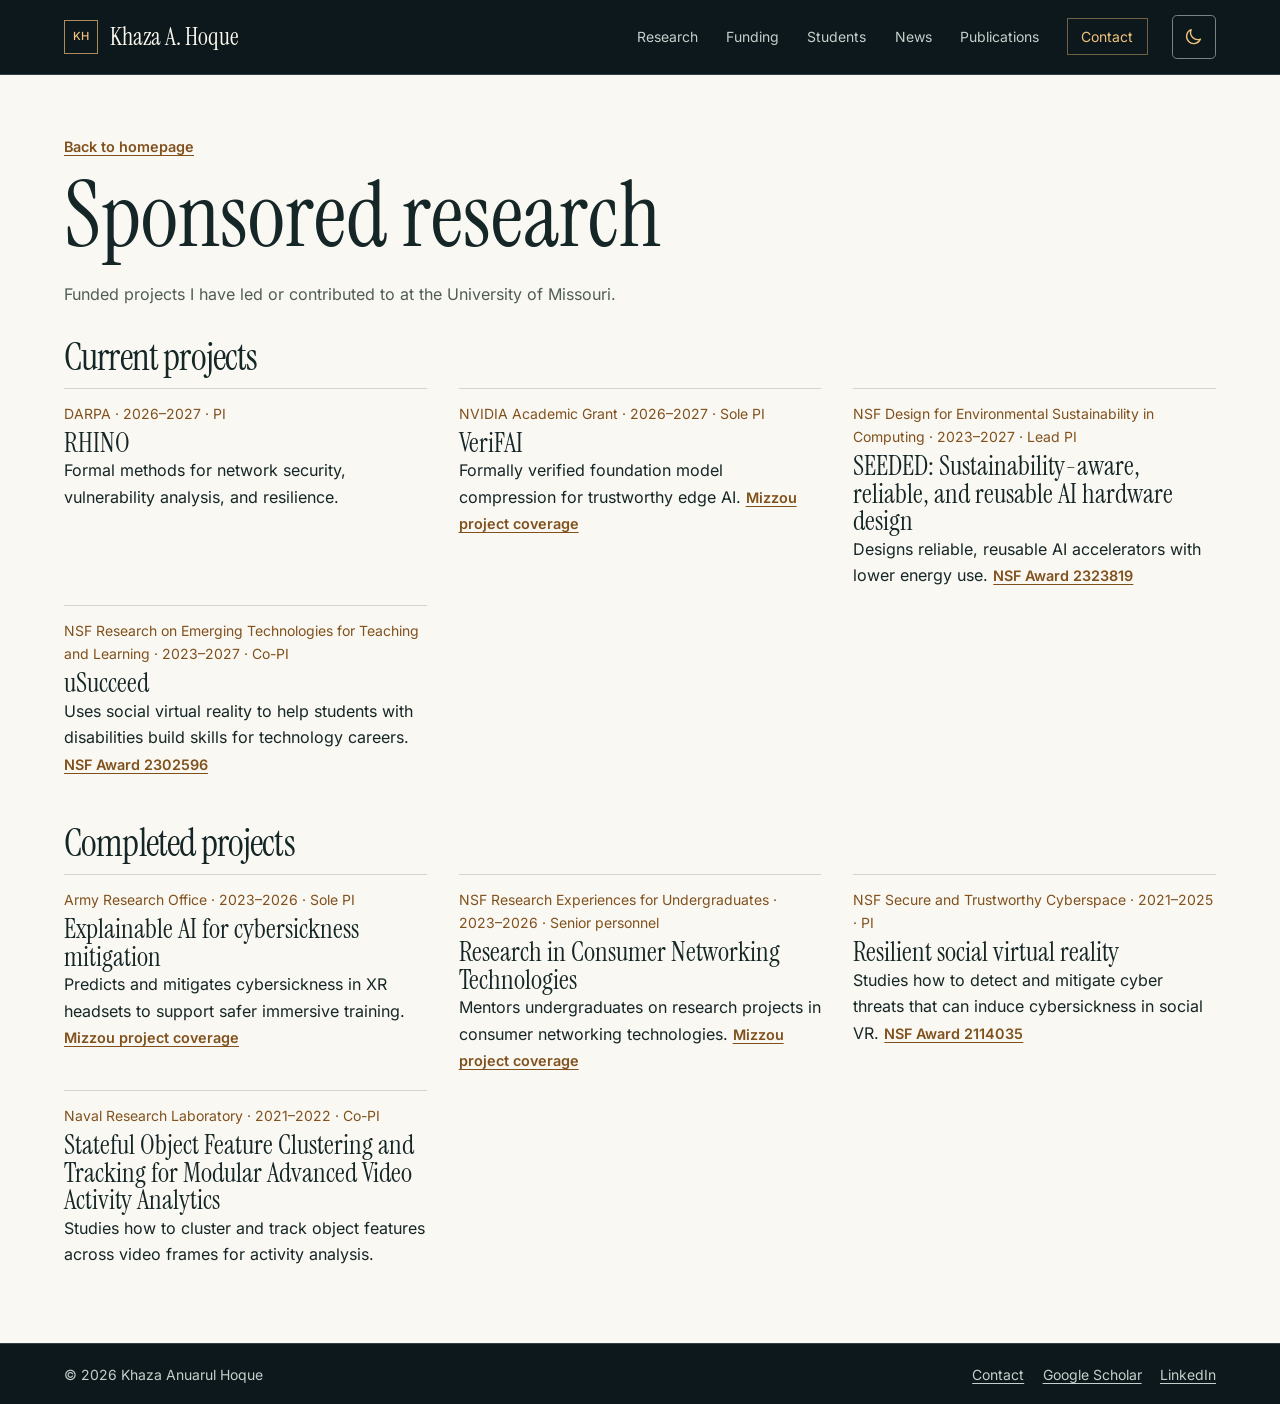
<file: projects.html>
<!doctype html>
<html lang="en">
<head>
  <meta charset="utf-8">
  <meta name="viewport" content="width=device-width, initial-scale=1">
  <meta name="theme-color" content="#101e22">
  <title>Sponsored research | Khaza Anuarul Hoque</title>
  <script src="theme.js"></script>
  <link rel="stylesheet" href="styles.css?v=theme">
</head>
<body class="archive-page">
  <a class="skip-link" href="#main">Skip to content</a>
  <header class="header" id="top">
    <div class="wrap header-row">
      <a class="brand" href="./#top" aria-label="Khaza Anuarul Hoque, home"><span class="brand-mark" aria-hidden="true">KH</span><span>Khaza A. Hoque</span></a>
      <nav id="navigation" aria-label="Main navigation">
        <a href="./#research">Research</a>
        <a href="./#funding">Funding</a>
        <a href="./#students">Students</a>
        <a href="./#news">News</a>
        <a href="./#publications">Publications</a>
        <a class="nav-contact" href="https://engineering.missouri.edu/faculty/khaza-anuarul-hoque/">Contact</a>
      </nav>
    </div>
  </header>
  <main id="main" class="section">
    <div class="wrap">
      <a class="text-link" href="./#funding">Back to homepage</a>
      <h1 class="archive-title">Sponsored research</h1>
      <p class="archive-intro">Funded projects I have led or contributed to at the University of Missouri.</p>
      <section class="archive-group" aria-labelledby="current-projects">
        <h2 id="current-projects">Current projects</h2>
        <div class="archive-grid">
          <article>
            <p class="archive-meta">DARPA · 2026–2027 · PI</p>
            <h3>RHINO</h3><p>Formal methods for network security, vulnerability analysis, and resilience.</p>
          </article>
          <article>
            <p class="archive-meta">NVIDIA Academic Grant · 2026–2027 · Sole PI</p>
            <h3>VeriFAI</h3>
            <p>Formally verified foundation model compression for trustworthy edge AI. <a class="text-link" href="https://engineering.missouri.edu/2026/researcher-works-with-nvidia-to-bring-trustworthy-ai-to-the-edge/">Mizzou project coverage</a></p>
          </article>
          <article>
            <p class="archive-meta">NSF Design for Environmental Sustainability in Computing · 2023–2027 · Lead PI</p>
            <h3>SEEDED: Sustainability-aware, reliable, and reusable AI hardware design</h3>
            <p>Designs reliable, reusable AI accelerators with lower energy use. <a class="text-link" href="https://www.nsf.gov/awardsearch/show-award/?AWD_ID=2323819">NSF Award 2323819</a></p>
          </article>
          <article>
            <p class="archive-meta">NSF Research on Emerging Technologies for Teaching and Learning · 2023–2027 · Co-PI</p>
            <h3>uSucceed</h3>
            <p>Uses social virtual reality to help students with disabilities build skills for technology careers. <a class="text-link" href="https://www.nsf.gov/awardsearch/show-award/?AWD_ID=2302596">NSF Award 2302596</a></p>
          </article>
        </div>
      </section>
      <section class="archive-group" aria-labelledby="completed-projects">
        <h2 id="completed-projects">Completed projects</h2>
        <div class="archive-grid">
          <article>
            <p class="archive-meta">Army Research Office · 2023–2026 · Sole PI</p>
            <h3>Explainable AI for cybersickness mitigation</h3>
            <p>Predicts and mitigates cybersickness in XR headsets to support safer immersive training. <a class="text-link" href="https://engineering.missouri.edu/2023/mizzou-engineer-developing-system-to-combat-cybersickness-experienced-by-soldiers-using-xr-goggles/">Mizzou project coverage</a></p>
          </article>
          <article>
            <p class="archive-meta">NSF Research Experiences for Undergraduates · 2023–2026 · Senior personnel</p>
            <h3>Research in Consumer Networking Technologies</h3>
            <p>Mentors undergraduates on research projects in consumer networking technologies. <a class="text-link" href="https://engineering.missouri.edu/2023/reu-students-explore-consumer-networking-technologies/">Mizzou project coverage</a></p>
          </article>
          <article>
            <p class="archive-meta">NSF Secure and Trustworthy Cyberspace · 2021–2025 · PI</p>
            <h3>Resilient social virtual reality</h3>
            <p>Studies how to detect and mitigate cyber threats that can induce cybersickness in social VR. <a class="text-link" href="https://www.nsf.gov/awardsearch/show-award/?AWD_ID=2114035">NSF Award 2114035</a></p>
          </article>
          <article>
            <p class="archive-meta">Naval Research Laboratory · 2021–2022 · Co-PI</p>
            <h3>Stateful Object Feature Clustering and Tracking for Modular Advanced Video Activity Analytics</h3>
            <p>Studies how to cluster and track object features across video frames for activity analysis.</p>
          </article>
        </div>
      </section>
    </div>
  </main>
  <footer>
    <div class="wrap footer-row">
      <span>© 2026 Khaza Anuarul Hoque</span>
      <div>
        <a href="https://engineering.missouri.edu/faculty/khaza-anuarul-hoque/">Contact</a>
        <a href="https://scholar.google.com/citations?user=eJ87TzoAAAAJ">Google Scholar</a>
        <a href="https://www.linkedin.com/in/hoquek">LinkedIn</a>
      </div>
    </div>
  </footer>
  <!-- Statcounter -->
  <script>
    var sc_project = 10978425;
    var sc_invisible = 1;
    var sc_security = "bedbb399";
  </script>
  <script src="https://www.statcounter.com/counter/counter.js" async></script>
  <noscript>
    <div class="statcounter">
      <a title="Web Analytics" href="https://statcounter.com/" target="_blank" rel="noopener">
        <img class="statcounter" src="https://c.statcounter.com/10978425/0/bedbb399/1/" alt="Web Analytics" referrerpolicy="no-referrer-when-downgrade">
      </a>
    </div>
  </noscript>
  <!-- End of Statcounter -->
</body>
</html>
</file>
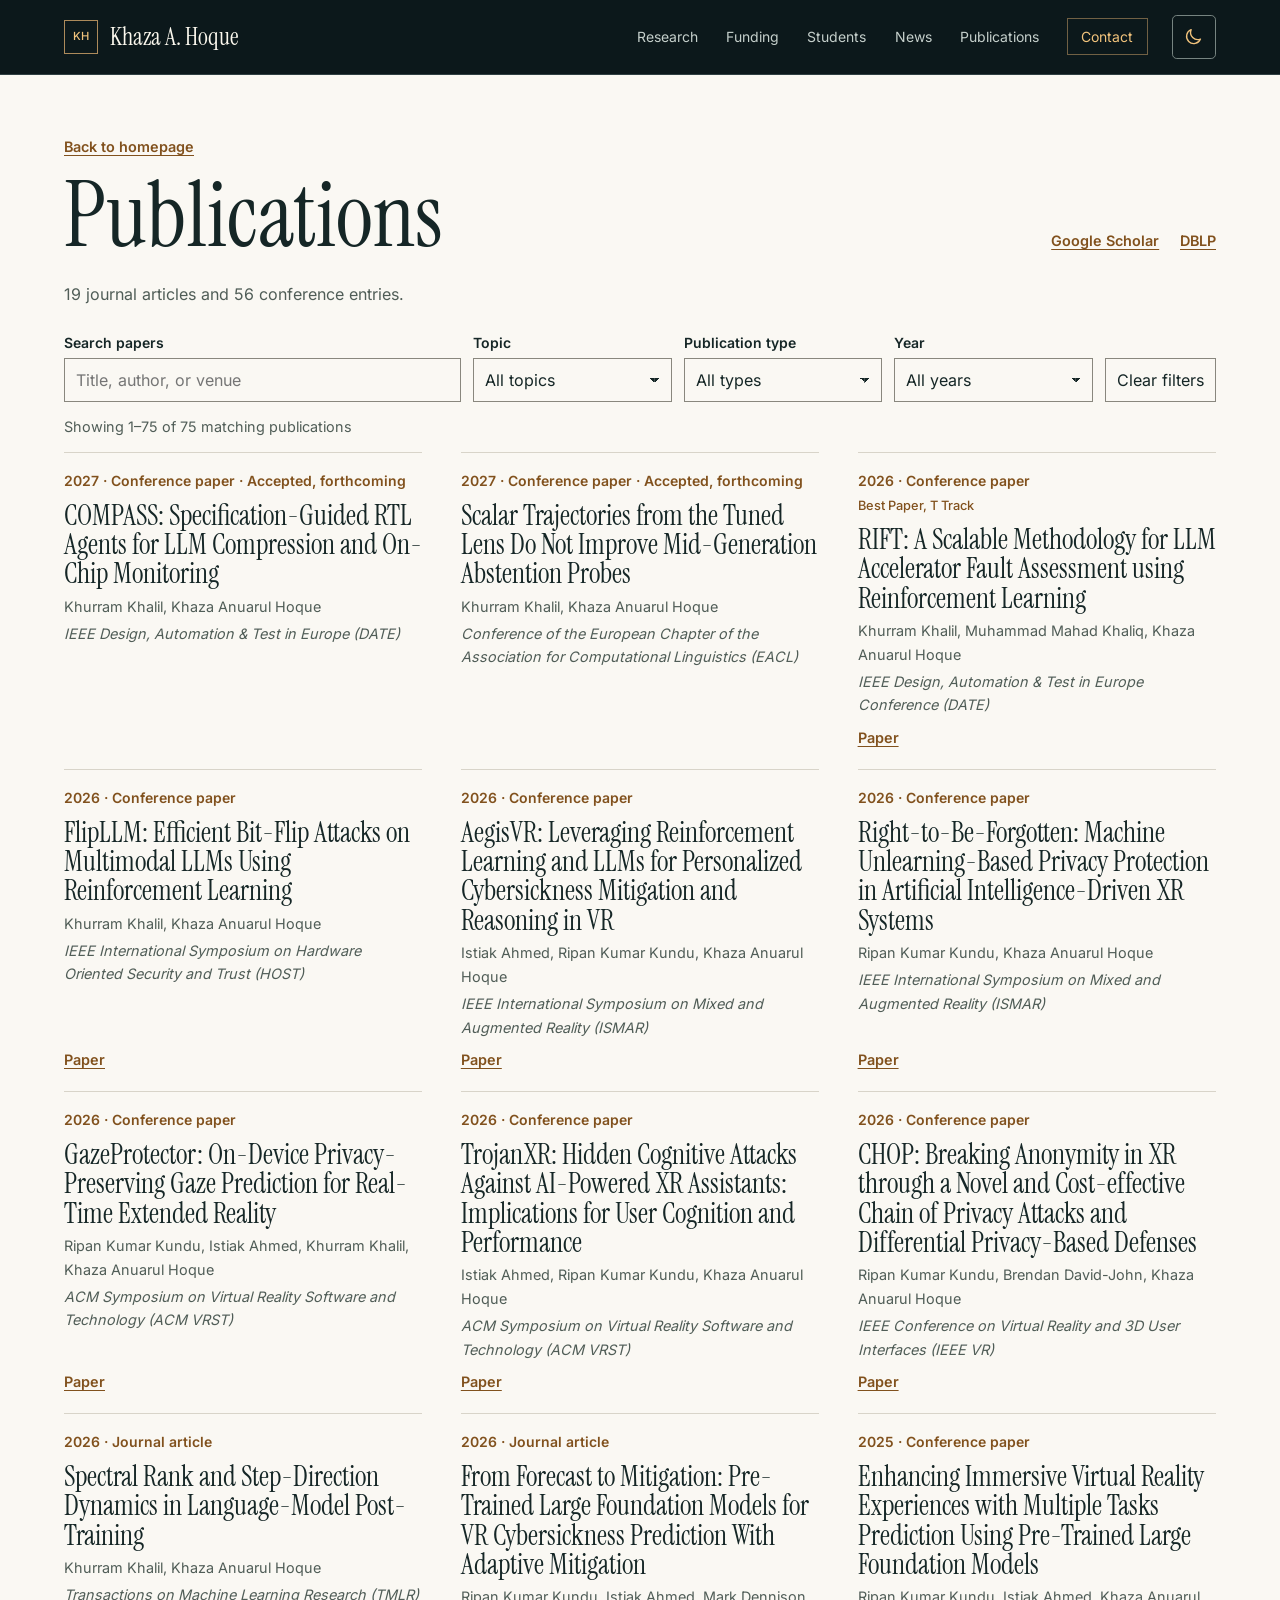
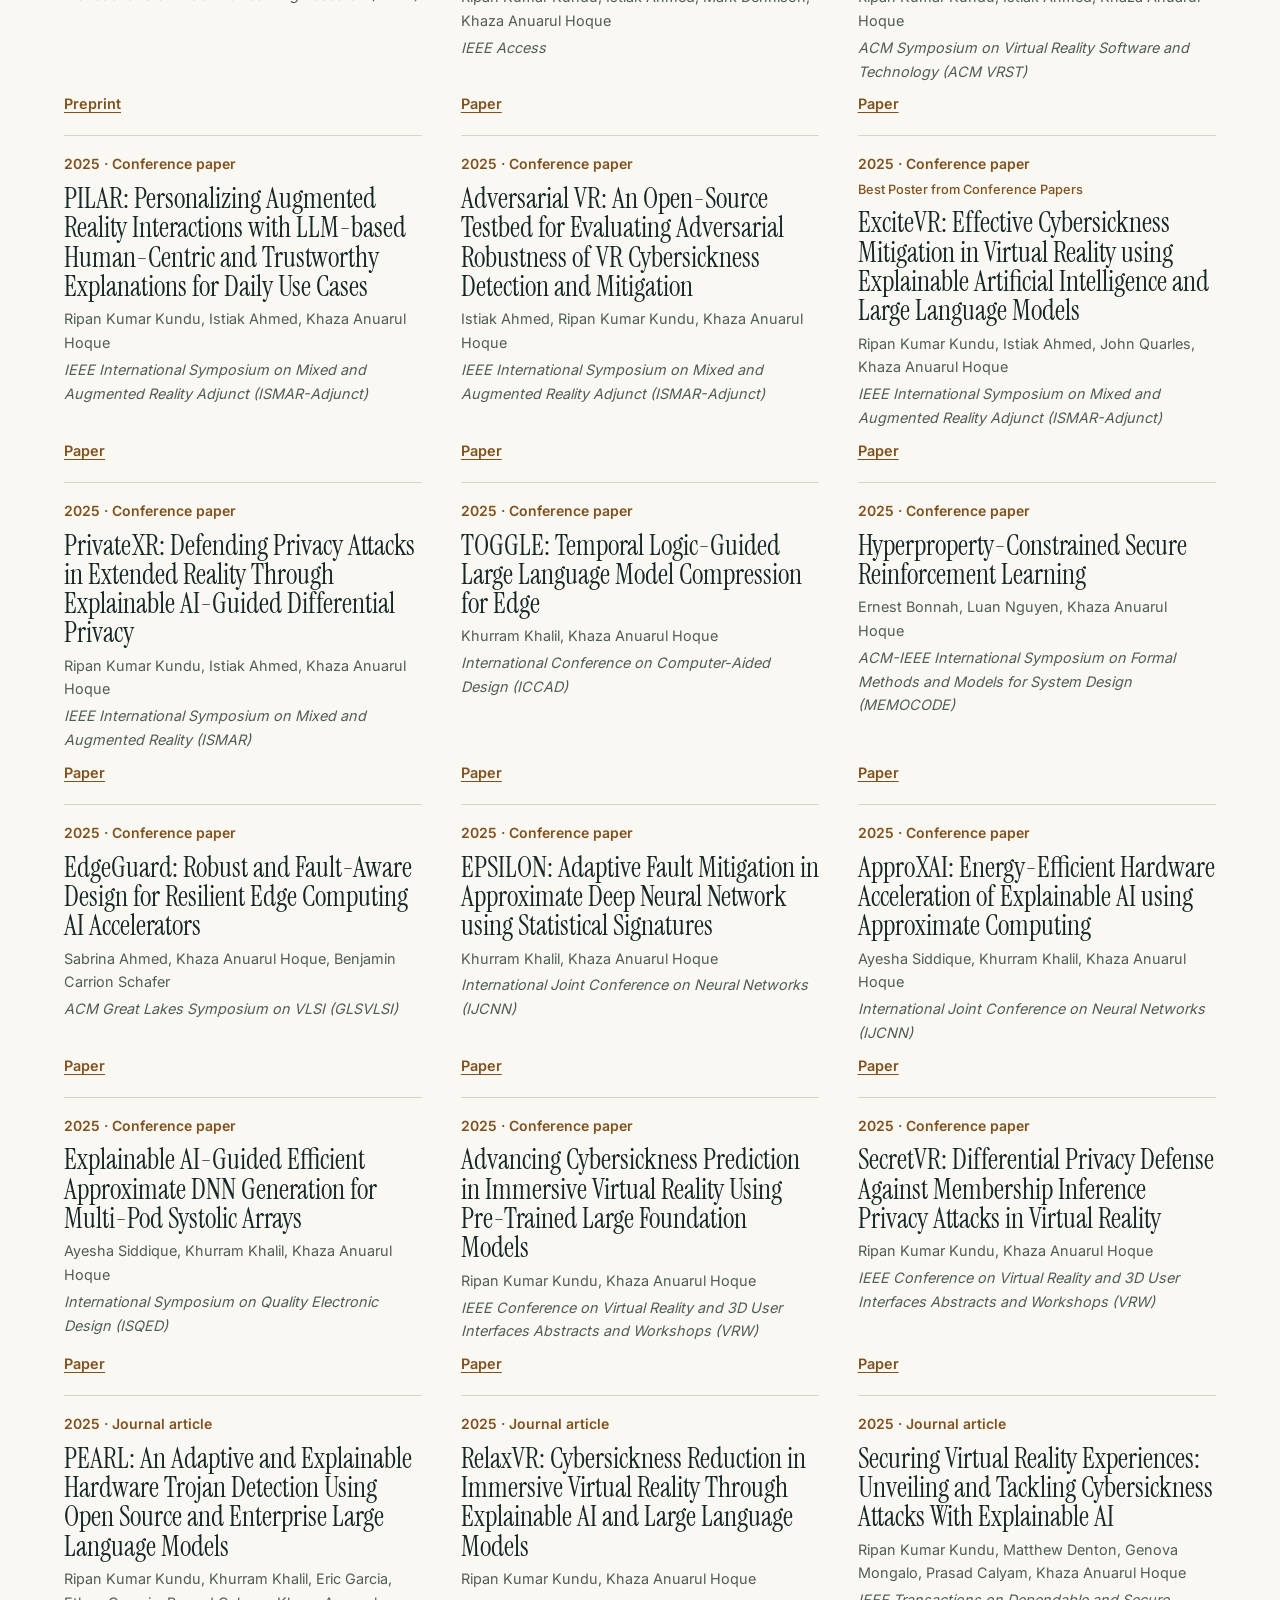
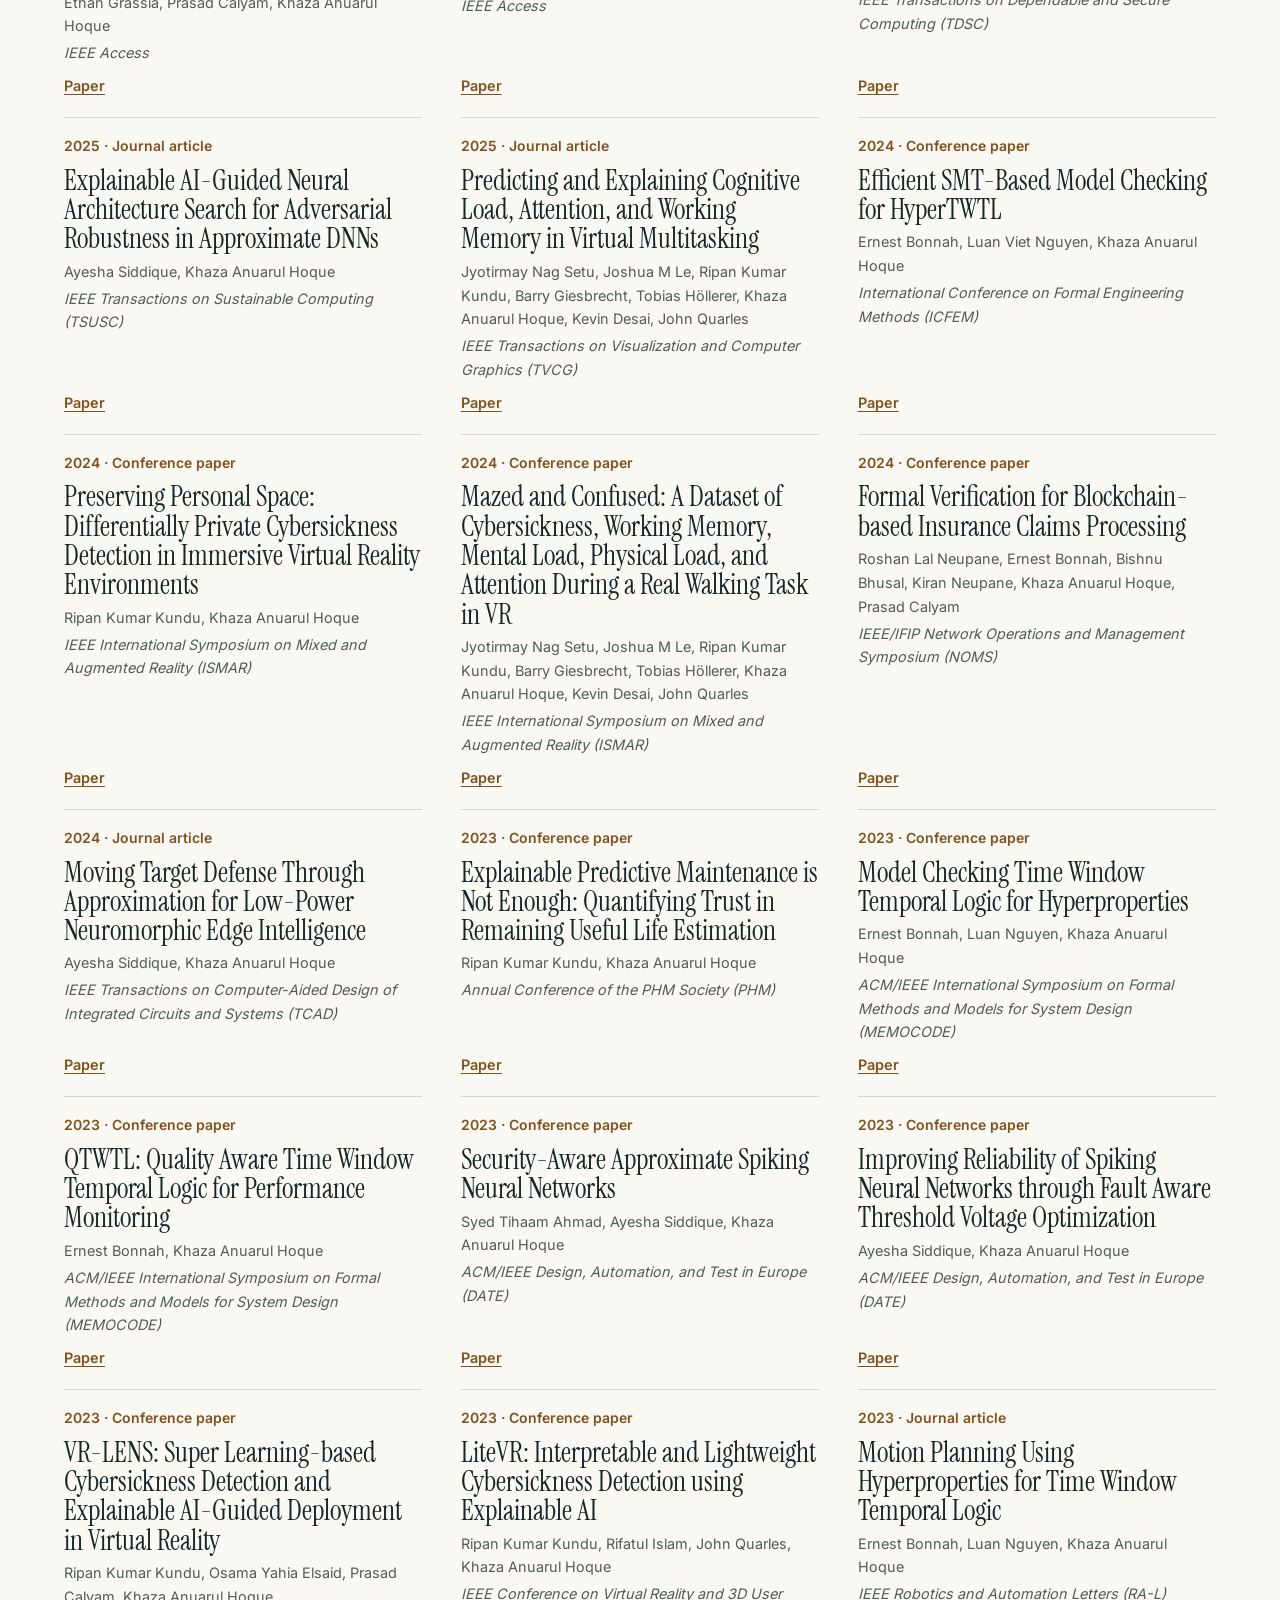
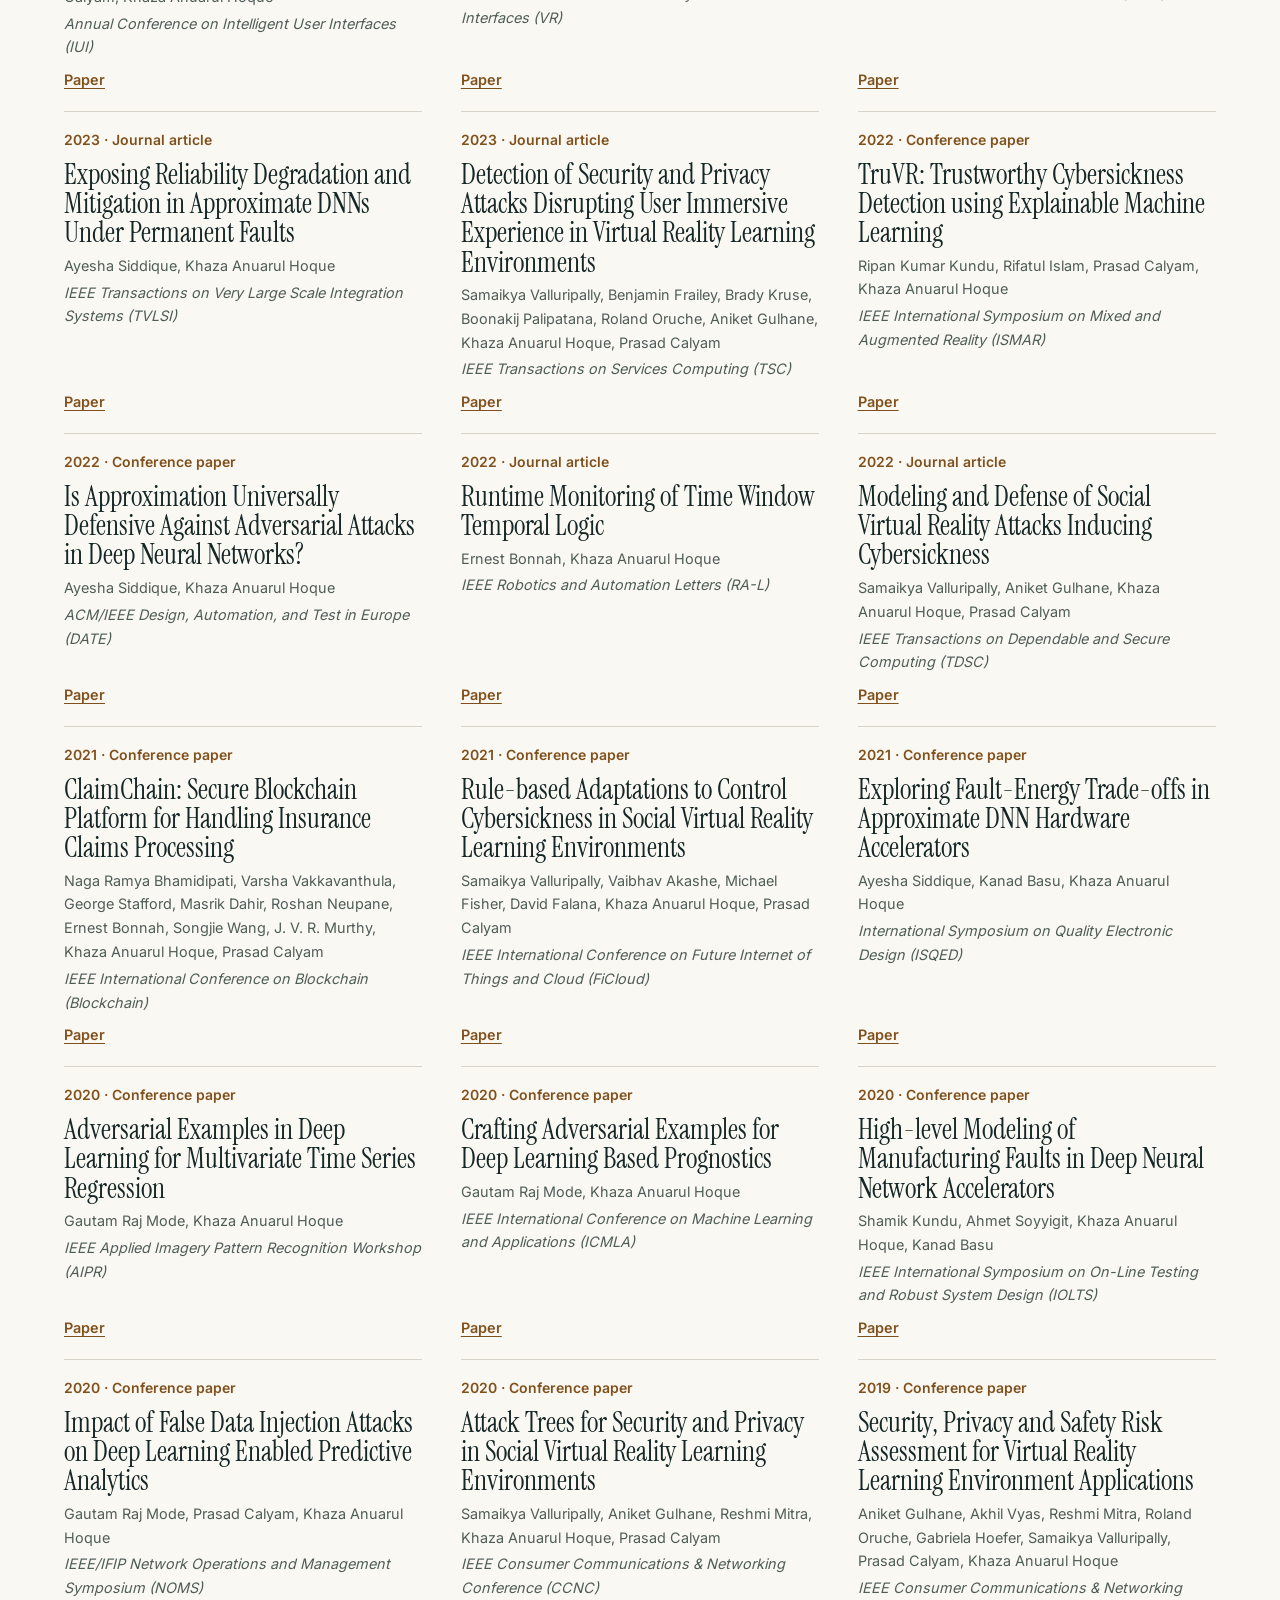
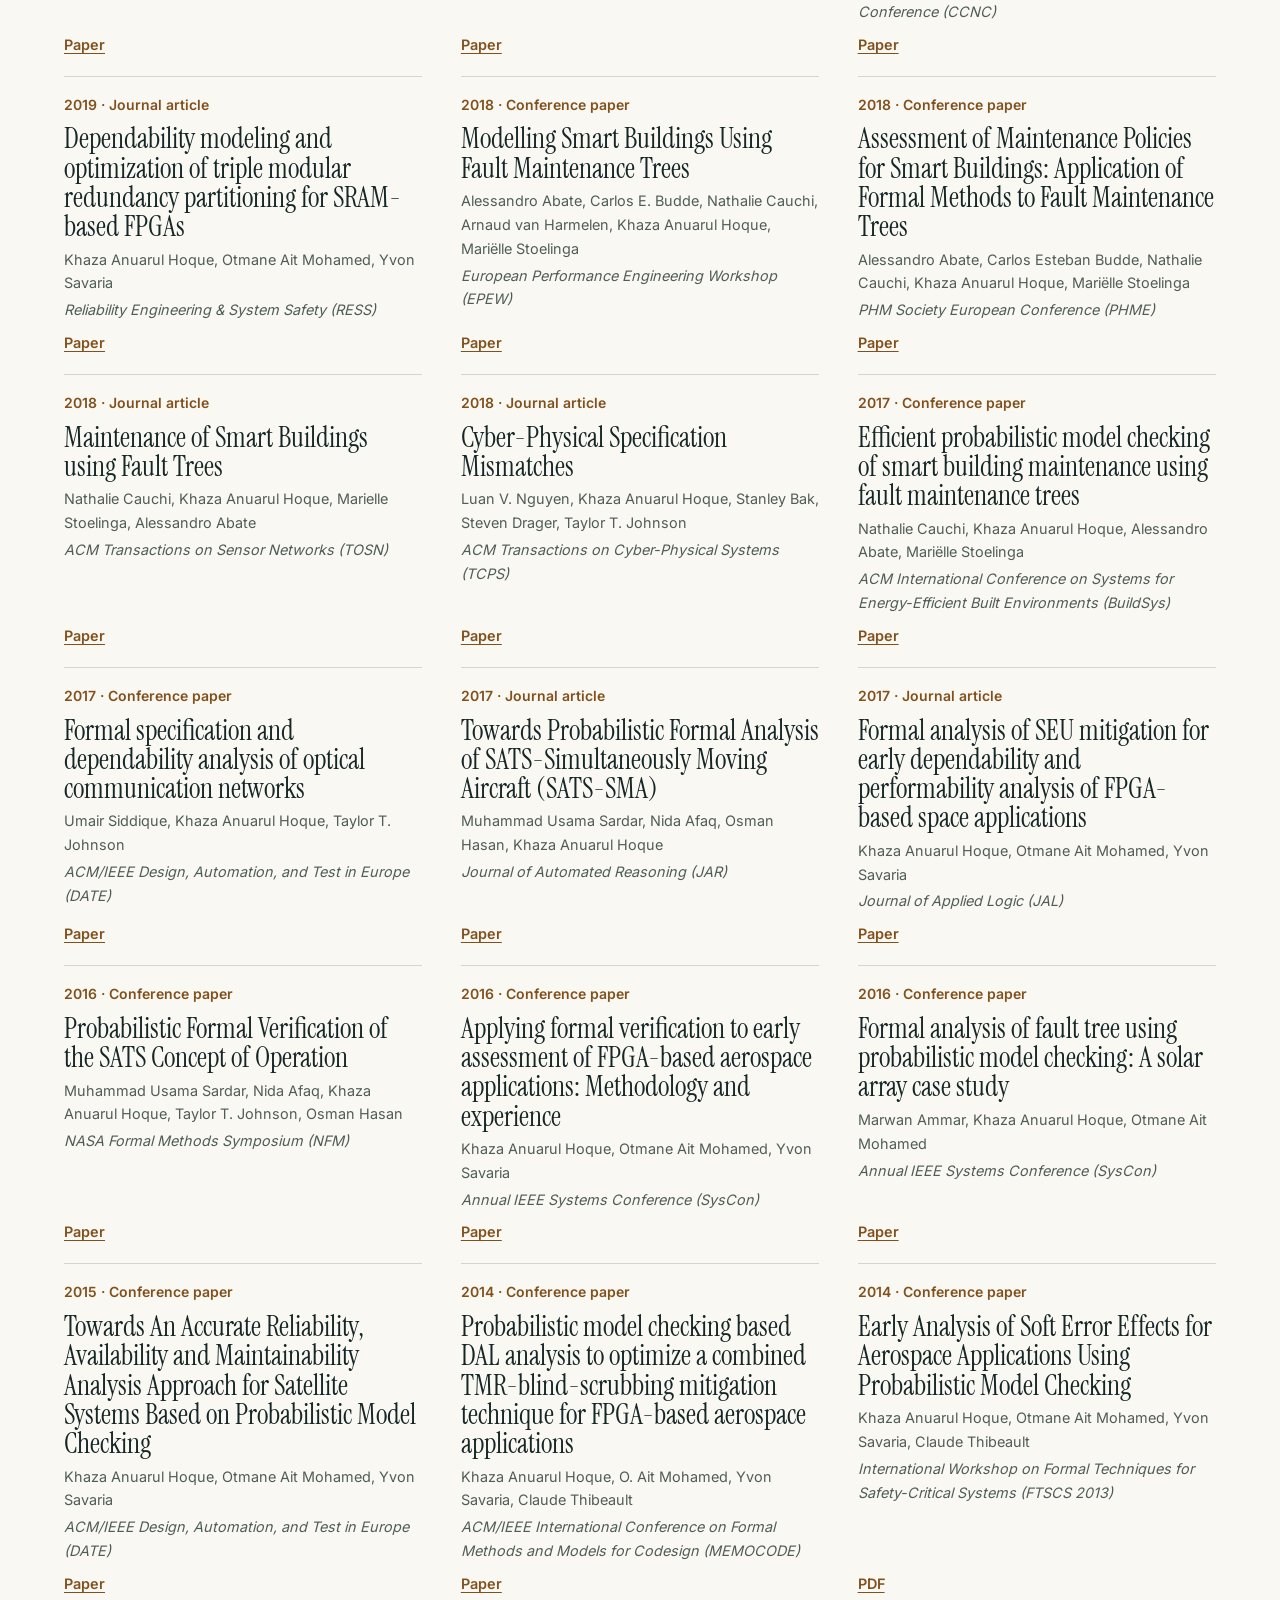
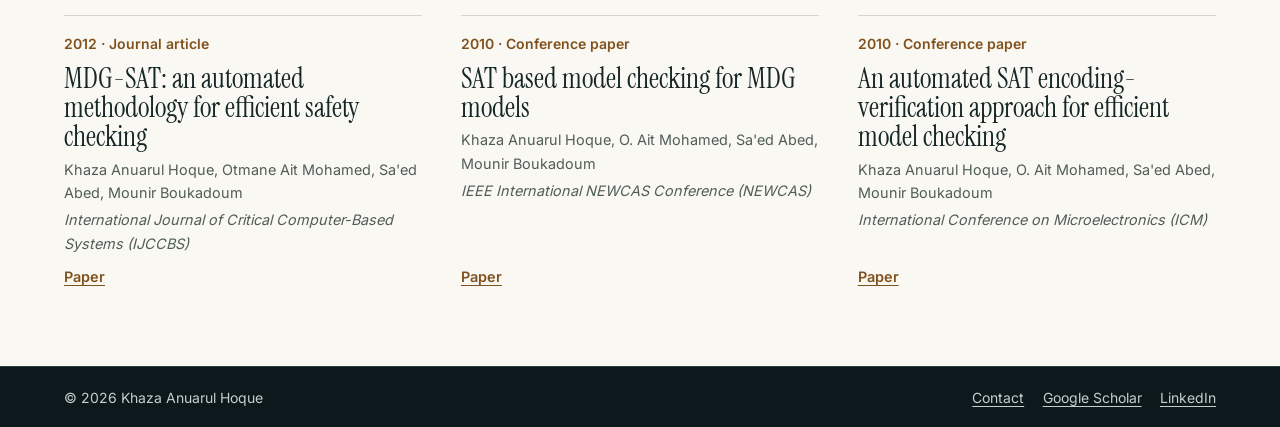
<file: publications.html>
<!doctype html>
<html lang="en">
<head>
  <meta charset="utf-8">
  <meta name="viewport" content="width=device-width, initial-scale=1">
  <meta name="description" content="Browse and search the complete list of journal articles and conference publications by Khaza Anuarul Hoque.">
  <meta name="theme-color" content="#101e22">
  <title>Publications | Khaza Anuarul Hoque</title>
  <script src="theme.js"></script>
  <link rel="stylesheet" href="styles.css?v=theme">
  <script defer src="site.js"></script>
</head>
<body class="archive-page">
  <a class="skip-link" href="#main">Skip to content</a>
  <header class="header" id="top">
    <div class="wrap header-row">
      <a class="brand" href="./#top" aria-label="Khaza Anuarul Hoque, home"><span class="brand-mark" aria-hidden="true">KH</span><span>Khaza A. Hoque</span></a>
      <button class="menu-button" type="button" aria-controls="navigation" aria-expanded="false" hidden>Menu</button>
      <nav id="navigation" aria-label="Main navigation">
        <a href="./#research">Research</a>
        <a href="./#funding">Funding</a>
        <a href="./#students">Students</a>
        <a href="./#news">News</a>
        <a href="publications.html" aria-current="page">Publications</a>
        <a class="nav-contact" href="https://engineering.missouri.edu/faculty/khaza-anuarul-hoque/">Contact</a>
      </nav>
    </div>
  </header>

  <main id="main" class="section">
    <div class="wrap">
      <a class="text-link" href="./#publications">Back to homepage</a>
      <div class="section-heading">
        <div>
          <h1 class="archive-title">Publications</h1>
          <p class="archive-intro">19 journal articles and 56 conference entries.</p>
        </div>
        <div class="publication-profiles">
          <a class="text-link" href="https://scholar.google.com/citations?user=eJ87TzoAAAAJ&amp;sortby=pubdate">Google Scholar</a>
          <a class="text-link" href="https://dblp.org/pid/88/10918.html">DBLP</a>
        </div>
      </div>
      <form class="publication-filters" role="search" aria-label="Search and filter publications" hidden>
        <label for="paper-query">Search papers
          <input id="paper-query" type="search" placeholder="Title, author, or venue">
        </label>
        <label for="paper-topic">Topic
          <select id="paper-topic">
            <option value="">All topics</option>
            <option value="formal">Formal methods</option>
            <option value="hardware">AI hardware</option>
            <option value="xr">Extended reality</option>
          </select>
        </label>
        <label for="paper-type">Publication type
          <select id="paper-type">
            <option value="">All types</option>
            <option value="journal">Journal articles</option>
            <option value="conference">Conference papers</option>
          </select>
        </label>
        <label for="paper-year">Year
          <select id="paper-year">
            <option value="">All years</option>
              <option value="2027">2027</option>
              <option value="2026">2026</option>
              <option value="2025">2025</option>
              <option value="2024">2024</option>
              <option value="2023">2023</option>
              <option value="2022">2022</option>
              <option value="2021">2021</option>
              <option value="2020">2020</option>
              <option value="2019">2019</option>
              <option value="2018">2018</option>
              <option value="2017">2017</option>
              <option value="2016">2016</option>
              <option value="2015">2015</option>
              <option value="2014">2014</option>
              <option value="2012">2012</option>
              <option value="2010">2010</option>
          </select>
        </label>
        <button type="reset">Clear filters</button>
      </form>
      <div class="publication-toolbar" hidden>
        <p class="publication-status" id="filter-status" role="status"></p>
      </div>
      <div class="paper-list">
        <article class="paper" id="paper-compass" data-year="2027" data-type="conference" data-topics="formal hardware">
          <div class="paper-meta">2027 · Conference paper · Accepted, forthcoming</div>
          <div class="paper-citation"><h3>COMPASS: Specification-Guided RTL Agents for LLM Compression and On-Chip Monitoring</h3><p>Khurram Khalil, Khaza Anuarul Hoque</p><p class="paper-venue">IEEE Design, Automation &amp; Test in Europe (DATE)</p></div>
        </article>
        <article class="paper" id="paper-c55" data-year="2027" data-type="conference" data-topics="">
          <div class="paper-meta">2027 · Conference paper · Accepted, forthcoming</div>
          <div class="paper-citation"><h3>Scalar Trajectories from the Tuned Lens Do Not Improve Mid-Generation Abstention Probes</h3><p>Khurram Khalil, Khaza Anuarul Hoque</p><p class="paper-venue">Conference of the European Chapter of the Association for Computational Linguistics (EACL)</p></div>
        </article>
        <article class="paper" id="paper-c50" data-year="2026" data-type="conference" data-topics="hardware">
          <div class="paper-meta">2026 · Conference paper<span>Best Paper, T Track</span></div>
          <div class="paper-citation"><h3>RIFT: A Scalable Methodology for LLM Accelerator Fault Assessment using Reinforcement Learning</h3><p>Khurram Khalil, Muhammad Mahad Khaliq, Khaza Anuarul Hoque</p><p class="paper-venue">IEEE Design, Automation &amp; Test in Europe Conference (DATE)</p></div>
          <a class="text-link paper-link" href="https://doi.org/10.23919/date69613.2026.11539080" aria-label="Paper for RIFT: A Scalable Methodology for LLM Accelerator Fault Assessment using Reinforcement Learning">Paper</a>
        </article>
        <article class="paper" id="paper-c49" data-year="2026" data-type="conference" data-topics="hardware">
          <div class="paper-meta">2026 · Conference paper</div>
          <div class="paper-citation"><h3>FlipLLM: Efficient Bit-Flip Attacks on Multimodal LLMs Using Reinforcement Learning</h3><p>Khurram Khalil, Khaza Anuarul Hoque</p><p class="paper-venue">IEEE International Symposium on Hardware Oriented Security and Trust (HOST)</p></div>
          <a class="text-link paper-link" href="https://doi.org/10.1109/host68814.2026.11604973" aria-label="Paper for FlipLLM: Efficient Bit-Flip Attacks on Multimodal LLMs Using Reinforcement Learning">Paper</a>
        </article>
        <article class="paper" id="paper-c54" data-year="2026" data-type="conference" data-topics="xr">
          <div class="paper-meta">2026 · Conference paper</div>
          <div class="paper-citation"><h3>AegisVR: Leveraging Reinforcement Learning and LLMs for Personalized Cybersickness Mitigation and Reasoning in VR</h3><p>Istiak Ahmed, Ripan Kumar Kundu, Khaza Anuarul Hoque</p><p class="paper-venue">IEEE International Symposium on Mixed and Augmented Reality (ISMAR)</p></div>
          <a class="text-link paper-link" href="https://doi.org/10.1109/ismar70079.2026.00035" aria-label="Paper for AegisVR: Leveraging Reinforcement Learning and LLMs for Personalized Cybersickness Mitigation and Reasoning in VR">Paper</a>
        </article>
        <article class="paper" id="paper-c53" data-year="2026" data-type="conference" data-topics="xr">
          <div class="paper-meta">2026 · Conference paper</div>
          <div class="paper-citation"><h3>Right-to-Be-Forgotten: Machine Unlearning-Based Privacy Protection in Artificial Intelligence-Driven XR Systems</h3><p>Ripan Kumar Kundu, Khaza Anuarul Hoque</p><p class="paper-venue">IEEE International Symposium on Mixed and Augmented Reality (ISMAR)</p></div>
          <a class="text-link paper-link" href="https://doi.org/10.1109/ismar70079.2026.00036" aria-label="Paper for Right-to-Be-Forgotten: Machine Unlearning-Based Privacy Protection in Artificial Intelligence-Driven XR Systems">Paper</a>
        </article>
        <article class="paper" id="paper-c52" data-year="2026" data-type="conference" data-topics="xr">
          <div class="paper-meta">2026 · Conference paper</div>
          <div class="paper-citation"><h3>GazeProtector: On-Device Privacy-Preserving Gaze Prediction for Real-Time Extended Reality</h3><p>Ripan Kumar Kundu, Istiak Ahmed, Khurram Khalil, Khaza Anuarul Hoque</p><p class="paper-venue">ACM Symposium on Virtual Reality Software and Technology (ACM VRST)</p></div>
          <a class="text-link paper-link" href="https://doi.org/10.1145/3822517.3848719" aria-label="Paper for GazeProtector: On-Device Privacy-Preserving Gaze Prediction for Real-Time Extended Reality">Paper</a>
        </article>
        <article class="paper" id="paper-c51" data-year="2026" data-type="conference" data-topics="xr">
          <div class="paper-meta">2026 · Conference paper</div>
          <div class="paper-citation"><h3>TrojanXR: Hidden Cognitive Attacks Against AI-Powered XR Assistants: Implications for User Cognition and Performance</h3><p>Istiak Ahmed, Ripan Kumar Kundu, Khaza Anuarul Hoque</p><p class="paper-venue">ACM Symposium on Virtual Reality Software and Technology (ACM VRST)</p></div>
          <a class="text-link paper-link" href="https://doi.org/10.1145/3822517.3848718" aria-label="Paper for TrojanXR: Hidden Cognitive Attacks Against AI-Powered XR Assistants: Implications for User Cognition and Performance">Paper</a>
        </article>
        <article class="paper" id="paper-c48" data-year="2026" data-type="conference" data-topics="xr">
          <div class="paper-meta">2026 · Conference paper</div>
          <div class="paper-citation"><h3>CHOP: Breaking Anonymity in XR through a Novel and Cost-effective Chain of Privacy Attacks and Differential Privacy-Based Defenses</h3><p>Ripan Kumar Kundu, Brendan David-John, Khaza Anuarul Hoque</p><p class="paper-venue">IEEE Conference on Virtual Reality and 3D User Interfaces (IEEE VR)</p></div>
          <a class="text-link paper-link" href="https://doi.org/10.1109/vr67842.2026.00082" aria-label="Paper for CHOP: Breaking Anonymity in XR through a Novel and Cost-effective Chain of Privacy Attacks and Differential Privacy-Based Defenses">Paper</a>
        </article>
        <article class="paper" id="paper-j19" data-year="2026" data-type="journal" data-topics="">
          <div class="paper-meta">2026 · Journal article</div>
          <div class="paper-citation"><h3>Spectral Rank and Step-Direction Dynamics in Language-Model Post-Training</h3><p>Khurram Khalil, Khaza Anuarul Hoque</p><p class="paper-venue">Transactions on Machine Learning Research (TMLR)</p></div>
          <a class="text-link paper-link" href="https://arxiv.org/abs/2611.11752" aria-label="Preprint for Spectral Rank and Step-Direction Dynamics in Language-Model Post-Training">Preprint</a>
        </article>
        <article class="paper" id="paper-j18" data-year="2026" data-type="journal" data-topics="xr">
          <div class="paper-meta">2026 · Journal article</div>
          <div class="paper-citation"><h3>From Forecast to Mitigation: Pre-Trained Large Foundation Models for VR Cybersickness Prediction With Adaptive Mitigation</h3><p>Ripan Kumar Kundu, Istiak Ahmed, Mark Dennison, Khaza Anuarul Hoque</p><p class="paper-venue">IEEE Access</p></div>
          <a class="text-link paper-link" href="https://doi.org/10.1109/access.2026.3726296" aria-label="Paper for From Forecast to Mitigation: Pre-Trained Large Foundation Models for VR Cybersickness Prediction With Adaptive Mitigation">Paper</a>
        </article>
        <article class="paper" id="paper-c47" data-year="2025" data-type="conference" data-topics="xr">
          <div class="paper-meta">2025 · Conference paper</div>
          <div class="paper-citation"><h3>Enhancing Immersive Virtual Reality Experiences with Multiple Tasks Prediction Using Pre-Trained Large Foundation Models</h3><p>Ripan Kumar Kundu, Istiak Ahmed, Khaza Anuarul Hoque</p><p class="paper-venue">ACM Symposium on Virtual Reality Software and Technology (ACM VRST)</p></div>
          <a class="text-link paper-link" href="https://doi.org/10.1145/3756884.3766044" aria-label="Paper for Enhancing Immersive Virtual Reality Experiences with Multiple Tasks Prediction Using Pre-Trained Large Foundation Models">Paper</a>
        </article>
        <article class="paper" id="paper-c46" data-year="2025" data-type="conference" data-topics="xr">
          <div class="paper-meta">2025 · Conference paper</div>
          <div class="paper-citation"><h3>PILAR: Personalizing Augmented Reality Interactions with LLM-based Human-Centric and Trustworthy Explanations for Daily Use Cases</h3><p>Ripan Kumar Kundu, Istiak Ahmed, Khaza Anuarul Hoque</p><p class="paper-venue">IEEE International Symposium on Mixed and Augmented Reality Adjunct (ISMAR-Adjunct)</p></div>
          <a class="text-link paper-link" href="https://doi.org/10.1109/ismar-adjunct68609.2025.00060" aria-label="Paper for PILAR: Personalizing Augmented Reality Interactions with LLM-based Human-Centric and Trustworthy Explanations for Daily Use Cases">Paper</a>
        </article>
        <article class="paper" id="paper-c45" data-year="2025" data-type="conference" data-topics="xr">
          <div class="paper-meta">2025 · Conference paper</div>
          <div class="paper-citation"><h3>Adversarial VR: An Open-Source Testbed for Evaluating Adversarial Robustness of VR Cybersickness Detection and Mitigation</h3><p>Istiak Ahmed, Ripan Kumar Kundu, Khaza Anuarul Hoque</p><p class="paper-venue">IEEE International Symposium on Mixed and Augmented Reality Adjunct (ISMAR-Adjunct)</p></div>
          <a class="text-link paper-link" href="https://doi.org/10.1109/ismar-adjunct68609.2025.00061" aria-label="Paper for Adversarial VR: An Open-Source Testbed for Evaluating Adversarial Robustness of VR Cybersickness Detection and Mitigation">Paper</a>
        </article>
        <article class="paper" id="paper-c44" data-year="2025" data-type="conference" data-topics="xr">
          <div class="paper-meta">2025 · Conference paper<span>Best Poster from Conference Papers</span></div>
          <div class="paper-citation"><h3>ExciteVR: Effective Cybersickness Mitigation in Virtual Reality using Explainable Artificial Intelligence and Large Language Models</h3><p>Ripan Kumar Kundu, Istiak Ahmed, John Quarles, Khaza Anuarul Hoque</p><p class="paper-venue">IEEE International Symposium on Mixed and Augmented Reality Adjunct (ISMAR-Adjunct)</p></div>
          <a class="text-link paper-link" href="https://doi.org/10.1109/ismar-adjunct68609.2025.00132" aria-label="Paper for ExciteVR: Effective Cybersickness Mitigation in Virtual Reality using Explainable Artificial Intelligence and Large Language Models">Paper</a>
        </article>
        <article class="paper" id="paper-c43" data-year="2025" data-type="conference" data-topics="xr">
          <div class="paper-meta">2025 · Conference paper</div>
          <div class="paper-citation"><h3>PrivateXR: Defending Privacy Attacks in Extended Reality Through Explainable AI-Guided Differential Privacy</h3><p>Ripan Kumar Kundu, Istiak Ahmed, Khaza Anuarul Hoque</p><p class="paper-venue">IEEE International Symposium on Mixed and Augmented Reality (ISMAR)</p></div>
          <a class="text-link paper-link" href="https://doi.org/10.1109/ismar67309.2025.00061" aria-label="Paper for PrivateXR: Defending Privacy Attacks in Extended Reality Through Explainable AI-Guided Differential Privacy">Paper</a>
        </article>
        <article class="paper" id="paper-c42" data-year="2025" data-type="conference" data-topics="formal">
          <div class="paper-meta">2025 · Conference paper</div>
          <div class="paper-citation"><h3>TOGGLE: Temporal Logic-Guided Large Language Model Compression for Edge</h3><p>Khurram Khalil, Khaza Anuarul Hoque</p><p class="paper-venue">International Conference on Computer-Aided Design (ICCAD)</p></div>
          <a class="text-link paper-link" href="https://doi.org/10.1109/iccad66269.2025.11240962" aria-label="Paper for TOGGLE: Temporal Logic-Guided Large Language Model Compression for Edge">Paper</a>
        </article>
        <article class="paper" id="paper-c41" data-year="2025" data-type="conference" data-topics="formal">
          <div class="paper-meta">2025 · Conference paper</div>
          <div class="paper-citation"><h3>Hyperproperty-Constrained Secure Reinforcement Learning</h3><p>Ernest Bonnah, Luan Nguyen, Khaza Anuarul Hoque</p><p class="paper-venue">ACM-IEEE International Symposium on Formal Methods and Models for System Design (MEMOCODE)</p></div>
          <a class="text-link paper-link" href="https://doi.org/10.1145/3742875.3754687" aria-label="Paper for Hyperproperty-Constrained Secure Reinforcement Learning">Paper</a>
        </article>
        <article class="paper" id="paper-c40" data-year="2025" data-type="conference" data-topics="hardware">
          <div class="paper-meta">2025 · Conference paper</div>
          <div class="paper-citation"><h3>EdgeGuard: Robust and Fault-Aware Design for Resilient Edge Computing AI Accelerators</h3><p>Sabrina Ahmed, Khaza Anuarul Hoque, Benjamin Carrion Schafer</p><p class="paper-venue">ACM Great Lakes Symposium on VLSI (GLSVLSI)</p></div>
          <a class="text-link paper-link" href="https://doi.org/10.1145/3716368.3735153" aria-label="Paper for EdgeGuard: Robust and Fault-Aware Design for Resilient Edge Computing AI Accelerators">Paper</a>
        </article>
        <article class="paper" id="paper-c39" data-year="2025" data-type="conference" data-topics="hardware">
          <div class="paper-meta">2025 · Conference paper</div>
          <div class="paper-citation"><h3>EPSILON: Adaptive Fault Mitigation in Approximate Deep Neural Network using Statistical Signatures</h3><p>Khurram Khalil, Khaza Anuarul Hoque</p><p class="paper-venue">International Joint Conference on Neural Networks (IJCNN)</p></div>
          <a class="text-link paper-link" href="https://doi.org/10.1109/ijcnn64981.2025.11229004" aria-label="Paper for EPSILON: Adaptive Fault Mitigation in Approximate Deep Neural Network using Statistical Signatures">Paper</a>
        </article>
        <article class="paper" id="paper-c38" data-year="2025" data-type="conference" data-topics="hardware">
          <div class="paper-meta">2025 · Conference paper</div>
          <div class="paper-citation"><h3>ApproXAI: Energy-Efficient Hardware Acceleration of Explainable AI using Approximate Computing</h3><p>Ayesha Siddique, Khurram Khalil, Khaza Anuarul Hoque</p><p class="paper-venue">International Joint Conference on Neural Networks (IJCNN)</p></div>
          <a class="text-link paper-link" href="https://doi.org/10.1109/ijcnn64981.2025.11227243" aria-label="Paper for ApproXAI: Energy-Efficient Hardware Acceleration of Explainable AI using Approximate Computing">Paper</a>
        </article>
        <article class="paper" id="paper-c37" data-year="2025" data-type="conference" data-topics="hardware">
          <div class="paper-meta">2025 · Conference paper</div>
          <div class="paper-citation"><h3>Explainable AI-Guided Efficient Approximate DNN Generation for Multi-Pod Systolic Arrays</h3><p>Ayesha Siddique, Khurram Khalil, Khaza Anuarul Hoque</p><p class="paper-venue">International Symposium on Quality Electronic Design (ISQED)</p></div>
          <a class="text-link paper-link" href="https://doi.org/10.1109/isqed65160.2025.11014367" aria-label="Paper for Explainable AI-Guided Efficient Approximate DNN Generation for Multi-Pod Systolic Arrays">Paper</a>
        </article>
        <article class="paper" id="paper-c36" data-year="2025" data-type="conference" data-topics="xr">
          <div class="paper-meta">2025 · Conference paper</div>
          <div class="paper-citation"><h3>Advancing Cybersickness Prediction in Immersive Virtual Reality Using Pre-Trained Large Foundation Models</h3><p>Ripan Kumar Kundu, Khaza Anuarul Hoque</p><p class="paper-venue">IEEE Conference on Virtual Reality and 3D User Interfaces Abstracts and Workshops (VRW)</p></div>
          <a class="text-link paper-link" href="https://doi.org/10.1109/vrw66409.2025.00268" aria-label="Paper for Advancing Cybersickness Prediction in Immersive Virtual Reality Using Pre-Trained Large Foundation Models">Paper</a>
        </article>
        <article class="paper" id="paper-c35" data-year="2025" data-type="conference" data-topics="xr">
          <div class="paper-meta">2025 · Conference paper</div>
          <div class="paper-citation"><h3>SecretVR: Differential Privacy Defense Against Membership Inference Privacy Attacks in Virtual Reality</h3><p>Ripan Kumar Kundu, Khaza Anuarul Hoque</p><p class="paper-venue">IEEE Conference on Virtual Reality and 3D User Interfaces Abstracts and Workshops (VRW)</p></div>
          <a class="text-link paper-link" href="https://doi.org/10.1109/vrw66409.2025.00279" aria-label="Paper for SecretVR: Differential Privacy Defense Against Membership Inference Privacy Attacks in Virtual Reality">Paper</a>
        </article>
        <article class="paper" id="paper-j17" data-year="2025" data-type="journal" data-topics="hardware">
          <div class="paper-meta">2025 · Journal article</div>
          <div class="paper-citation"><h3>PEARL: An Adaptive and Explainable Hardware Trojan Detection Using Open Source and Enterprise Large Language Models</h3><p>Ripan Kumar Kundu, Khurram Khalil, Eric Garcia, Ethan Grassia, Prasad Calyam, Khaza Anuarul Hoque</p><p class="paper-venue">IEEE Access</p></div>
          <a class="text-link paper-link" href="https://doi.org/10.1109/access.2025.3592030" aria-label="Paper for PEARL: An Adaptive and Explainable Hardware Trojan Detection Using Open Source and Enterprise Large Language Models">Paper</a>
        </article>
        <article class="paper" id="paper-j16" data-year="2025" data-type="journal" data-topics="xr">
          <div class="paper-meta">2025 · Journal article</div>
          <div class="paper-citation"><h3>RelaxVR: Cybersickness Reduction in Immersive Virtual Reality Through Explainable AI and Large Language Models</h3><p>Ripan Kumar Kundu, Khaza Anuarul Hoque</p><p class="paper-venue">IEEE Access</p></div>
          <a class="text-link paper-link" href="https://doi.org/10.1109/access.2025.3566958" aria-label="Paper for RelaxVR: Cybersickness Reduction in Immersive Virtual Reality Through Explainable AI and Large Language Models">Paper</a>
        </article>
        <article class="paper" id="paper-j15" data-year="2025" data-type="journal" data-topics="xr">
          <div class="paper-meta">2025 · Journal article</div>
          <div class="paper-citation"><h3>Securing Virtual Reality Experiences: Unveiling and Tackling Cybersickness Attacks With Explainable AI</h3><p>Ripan Kumar Kundu, Matthew Denton, Genova Mongalo, Prasad Calyam, Khaza Anuarul Hoque</p><p class="paper-venue">IEEE Transactions on Dependable and Secure Computing (TDSC)</p></div>
          <a class="text-link paper-link" href="https://doi.org/10.1109/tdsc.2025.3579969" aria-label="Paper for Securing Virtual Reality Experiences: Unveiling and Tackling Cybersickness Attacks With Explainable AI">Paper</a>
        </article>
        <article class="paper" id="paper-j14" data-year="2025" data-type="journal" data-topics="hardware">
          <div class="paper-meta">2025 · Journal article</div>
          <div class="paper-citation"><h3>Explainable AI-Guided Neural Architecture Search for Adversarial Robustness in Approximate DNNs</h3><p>Ayesha Siddique, Khaza Anuarul Hoque</p><p class="paper-venue">IEEE Transactions on Sustainable Computing (TSUSC)</p></div>
          <a class="text-link paper-link" href="https://doi.org/10.1109/tsusc.2025.3561603" aria-label="Paper for Explainable AI-Guided Neural Architecture Search for Adversarial Robustness in Approximate DNNs">Paper</a>
        </article>
        <article class="paper" id="paper-j13" data-year="2025" data-type="journal" data-topics="xr">
          <div class="paper-meta">2025 · Journal article</div>
          <div class="paper-citation"><h3>Predicting and Explaining Cognitive Load, Attention, and Working Memory in Virtual Multitasking</h3><p>Jyotirmay Nag Setu, Joshua M Le, Ripan Kumar Kundu, Barry Giesbrecht, Tobias Höllerer, Khaza Anuarul Hoque, Kevin Desai, John Quarles</p><p class="paper-venue">IEEE Transactions on Visualization and Computer Graphics (TVCG)</p></div>
          <a class="text-link paper-link" href="https://doi.org/10.1109/tvcg.2025.3549850" aria-label="Paper for Predicting and Explaining Cognitive Load, Attention, and Working Memory in Virtual Multitasking">Paper</a>
        </article>
        <article class="paper" id="paper-c34" data-year="2024" data-type="conference" data-topics="formal">
          <div class="paper-meta">2024 · Conference paper</div>
          <div class="paper-citation"><h3>Efficient SMT-Based Model Checking for HyperTWTL</h3><p>Ernest Bonnah, Luan Viet Nguyen, Khaza Anuarul Hoque</p><p class="paper-venue">International Conference on Formal Engineering Methods (ICFEM)</p></div>
          <a class="text-link paper-link" href="https://doi.org/10.1007/978-981-96-0617-7_19" aria-label="Paper for Efficient SMT-Based Model Checking for HyperTWTL">Paper</a>
        </article>
        <article class="paper" id="paper-c33" data-year="2024" data-type="conference" data-topics="xr">
          <div class="paper-meta">2024 · Conference paper</div>
          <div class="paper-citation"><h3>Preserving Personal Space: Differentially Private Cybersickness Detection in Immersive Virtual Reality Environments</h3><p>Ripan Kumar Kundu, Khaza Anuarul Hoque</p><p class="paper-venue">IEEE International Symposium on Mixed and Augmented Reality (ISMAR)</p></div>
          <a class="text-link paper-link" href="https://doi.org/10.1109/ismar62088.2024.00015" aria-label="Paper for Preserving Personal Space: Differentially Private Cybersickness Detection in Immersive Virtual Reality Environments">Paper</a>
        </article>
        <article class="paper" id="paper-c32" data-year="2024" data-type="conference" data-topics="xr">
          <div class="paper-meta">2024 · Conference paper</div>
          <div class="paper-citation"><h3>Mazed and Confused: A Dataset of Cybersickness, Working Memory, Mental Load, Physical Load, and Attention During a Real Walking Task in VR</h3><p>Jyotirmay Nag Setu, Joshua M Le, Ripan Kumar Kundu, Barry Giesbrecht, Tobias Höllerer, Khaza Anuarul Hoque, Kevin Desai, John Quarles</p><p class="paper-venue">IEEE International Symposium on Mixed and Augmented Reality (ISMAR)</p></div>
          <a class="text-link paper-link" href="https://doi.org/10.1109/ismar62088.2024.00121" aria-label="Paper for Mazed and Confused: A Dataset of Cybersickness, Working Memory, Mental Load, Physical Load, and Attention During a Real Walking Task in VR">Paper</a>
        </article>
        <article class="paper" id="paper-c31" data-year="2024" data-type="conference" data-topics="formal">
          <div class="paper-meta">2024 · Conference paper</div>
          <div class="paper-citation"><h3>Formal Verification for Blockchain-based Insurance Claims Processing</h3><p>Roshan Lal Neupane, Ernest Bonnah, Bishnu Bhusal, Kiran Neupane, Khaza Anuarul Hoque, Prasad Calyam</p><p class="paper-venue">IEEE/IFIP Network Operations and Management Symposium (NOMS)</p></div>
          <a class="text-link paper-link" href="https://doi.org/10.1109/noms59830.2024.10575641" aria-label="Paper for Formal Verification for Blockchain-based Insurance Claims Processing">Paper</a>
        </article>
        <article class="paper" id="paper-j12" data-year="2024" data-type="journal" data-topics="hardware">
          <div class="paper-meta">2024 · Journal article</div>
          <div class="paper-citation"><h3>Moving Target Defense Through Approximation for Low-Power Neuromorphic Edge Intelligence</h3><p>Ayesha Siddique, Khaza Anuarul Hoque</p><p class="paper-venue">IEEE Transactions on Computer-Aided Design of Integrated Circuits and Systems (TCAD)</p></div>
          <a class="text-link paper-link" href="https://doi.org/10.1109/tcad.2023.3327093" aria-label="Paper for Moving Target Defense Through Approximation for Low-Power Neuromorphic Edge Intelligence">Paper</a>
        </article>
        <article class="paper" id="paper-c30" data-year="2023" data-type="conference" data-topics="">
          <div class="paper-meta">2023 · Conference paper</div>
          <div class="paper-citation"><h3>Explainable Predictive Maintenance is Not Enough: Quantifying Trust in Remaining Useful Life Estimation</h3><p>Ripan Kumar Kundu, Khaza Anuarul Hoque</p><p class="paper-venue">Annual Conference of the PHM Society (PHM)</p></div>
          <a class="text-link paper-link" href="https://doi.org/10.36001/phmconf.2023.v15i1.3472" aria-label="Paper for Explainable Predictive Maintenance is Not Enough: Quantifying Trust in Remaining Useful Life Estimation">Paper</a>
        </article>
        <article class="paper" id="paper-c29" data-year="2023" data-type="conference" data-topics="formal">
          <div class="paper-meta">2023 · Conference paper</div>
          <div class="paper-citation"><h3>Model Checking Time Window Temporal Logic for Hyperproperties</h3><p>Ernest Bonnah, Luan Nguyen, Khaza Anuarul Hoque</p><p class="paper-venue">ACM/IEEE International Symposium on Formal Methods and Models for System Design (MEMOCODE)</p></div>
          <a class="text-link paper-link" href="https://doi.org/10.1145/3610579.3611077" aria-label="Paper for Model Checking Time Window Temporal Logic for Hyperproperties">Paper</a>
        </article>
        <article class="paper" id="paper-c28" data-year="2023" data-type="conference" data-topics="formal">
          <div class="paper-meta">2023 · Conference paper</div>
          <div class="paper-citation"><h3>QTWTL: Quality Aware Time Window Temporal Logic for Performance Monitoring</h3><p>Ernest Bonnah, Khaza Anuarul Hoque</p><p class="paper-venue">ACM/IEEE International Symposium on Formal Methods and Models for System Design (MEMOCODE)</p></div>
          <a class="text-link paper-link" href="https://doi.org/10.1145/3610579.3611075" aria-label="Paper for QTWTL: Quality Aware Time Window Temporal Logic for Performance Monitoring">Paper</a>
        </article>
        <article class="paper" id="paper-c27" data-year="2023" data-type="conference" data-topics="hardware">
          <div class="paper-meta">2023 · Conference paper</div>
          <div class="paper-citation"><h3>Security-Aware Approximate Spiking Neural Networks</h3><p>Syed Tihaam Ahmad, Ayesha Siddique, Khaza Anuarul Hoque</p><p class="paper-venue">ACM/IEEE Design, Automation, and Test in Europe (DATE)</p></div>
          <a class="text-link paper-link" href="https://doi.org/10.23919/date56975.2023.10137269" aria-label="Paper for Security-Aware Approximate Spiking Neural Networks">Paper</a>
        </article>
        <article class="paper" id="paper-c26" data-year="2023" data-type="conference" data-topics="hardware">
          <div class="paper-meta">2023 · Conference paper</div>
          <div class="paper-citation"><h3>Improving Reliability of Spiking Neural Networks through Fault Aware Threshold Voltage Optimization</h3><p>Ayesha Siddique, Khaza Anuarul Hoque</p><p class="paper-venue">ACM/IEEE Design, Automation, and Test in Europe (DATE)</p></div>
          <a class="text-link paper-link" href="https://doi.org/10.23919/date56975.2023.10136999" aria-label="Paper for Improving Reliability of Spiking Neural Networks through Fault Aware Threshold Voltage Optimization">Paper</a>
        </article>
        <article class="paper" id="paper-c25" data-year="2023" data-type="conference" data-topics="xr">
          <div class="paper-meta">2023 · Conference paper</div>
          <div class="paper-citation"><h3>VR-LENS: Super Learning-based Cybersickness Detection and Explainable AI-Guided Deployment in Virtual Reality</h3><p>Ripan Kumar Kundu, Osama Yahia Elsaid, Prasad Calyam, Khaza Anuarul Hoque</p><p class="paper-venue">Annual Conference on Intelligent User Interfaces (IUI)</p></div>
          <a class="text-link paper-link" href="https://doi.org/10.1145/3581641.3584044" aria-label="Paper for VR-LENS: Super Learning-based Cybersickness Detection and Explainable AI-Guided Deployment in Virtual Reality">Paper</a>
        </article>
        <article class="paper" id="paper-c24" data-year="2023" data-type="conference" data-topics="xr">
          <div class="paper-meta">2023 · Conference paper</div>
          <div class="paper-citation"><h3>LiteVR: Interpretable and Lightweight Cybersickness Detection using Explainable AI</h3><p>Ripan Kumar Kundu, Rifatul Islam, John Quarles, Khaza Anuarul Hoque</p><p class="paper-venue">IEEE Conference on Virtual Reality and 3D User Interfaces (VR)</p></div>
          <a class="text-link paper-link" href="https://doi.org/10.1109/vr55154.2023.00076" aria-label="Paper for LiteVR: Interpretable and Lightweight Cybersickness Detection using Explainable AI">Paper</a>
        </article>
        <article class="paper" id="paper-j11" data-year="2023" data-type="journal" data-topics="formal">
          <div class="paper-meta">2023 · Journal article</div>
          <div class="paper-citation"><h3>Motion Planning Using Hyperproperties for Time Window Temporal Logic</h3><p>Ernest Bonnah, Luan Nguyen, Khaza Anuarul Hoque</p><p class="paper-venue">IEEE Robotics and Automation Letters (RA-L)</p></div>
          <a class="text-link paper-link" href="https://doi.org/10.1109/lra.2023.3280830" aria-label="Paper for Motion Planning Using Hyperproperties for Time Window Temporal Logic">Paper</a>
        </article>
        <article class="paper" id="paper-j10" data-year="2023" data-type="journal" data-topics="hardware">
          <div class="paper-meta">2023 · Journal article</div>
          <div class="paper-citation"><h3>Exposing Reliability Degradation and Mitigation in Approximate DNNs Under Permanent Faults</h3><p>Ayesha Siddique, Khaza Anuarul Hoque</p><p class="paper-venue">IEEE Transactions on Very Large Scale Integration Systems (TVLSI)</p></div>
          <a class="text-link paper-link" href="https://doi.org/10.1109/tvlsi.2023.3238907" aria-label="Paper for Exposing Reliability Degradation and Mitigation in Approximate DNNs Under Permanent Faults">Paper</a>
        </article>
        <article class="paper" id="paper-j9" data-year="2023" data-type="journal" data-topics="xr">
          <div class="paper-meta">2023 · Journal article</div>
          <div class="paper-citation"><h3>Detection of Security and Privacy Attacks Disrupting User Immersive Experience in Virtual Reality Learning Environments</h3><p>Samaikya Valluripally, Benjamin Frailey, Brady Kruse, Boonakij Palipatana, Roland Oruche, Aniket Gulhane, Khaza Anuarul Hoque, Prasad Calyam</p><p class="paper-venue">IEEE Transactions on Services Computing (TSC)</p></div>
          <a class="text-link paper-link" href="https://doi.org/10.1109/tsc.2022.3216539" aria-label="Paper for Detection of Security and Privacy Attacks Disrupting User Immersive Experience in Virtual Reality Learning Environments">Paper</a>
        </article>
        <article class="paper" id="paper-c23" data-year="2022" data-type="conference" data-topics="xr">
          <div class="paper-meta">2022 · Conference paper</div>
          <div class="paper-citation"><h3>TruVR: Trustworthy Cybersickness Detection using Explainable Machine Learning</h3><p>Ripan Kumar Kundu, Rifatul Islam, Prasad Calyam, Khaza Anuarul Hoque</p><p class="paper-venue">IEEE International Symposium on Mixed and Augmented Reality (ISMAR)</p></div>
          <a class="text-link paper-link" href="https://doi.org/10.1109/ismar55827.2022.00096" aria-label="Paper for TruVR: Trustworthy Cybersickness Detection using Explainable Machine Learning">Paper</a>
        </article>
        <article class="paper" id="paper-c22" data-year="2022" data-type="conference" data-topics="hardware">
          <div class="paper-meta">2022 · Conference paper</div>
          <div class="paper-citation"><h3>Is Approximation Universally Defensive Against Adversarial Attacks in Deep Neural Networks?</h3><p>Ayesha Siddique, Khaza Anuarul Hoque</p><p class="paper-venue">ACM/IEEE Design, Automation, and Test in Europe (DATE)</p></div>
          <a class="text-link paper-link" href="https://doi.org/10.23919/date54114.2022.9774563" aria-label="Paper for Is Approximation Universally Defensive Against Adversarial Attacks in Deep Neural Networks?">Paper</a>
        </article>
        <article class="paper" id="paper-j8" data-year="2022" data-type="journal" data-topics="formal">
          <div class="paper-meta">2022 · Journal article</div>
          <div class="paper-citation"><h3>Runtime Monitoring of Time Window Temporal Logic</h3><p>Ernest Bonnah, Khaza Anuarul Hoque</p><p class="paper-venue">IEEE Robotics and Automation Letters (RA-L)</p></div>
          <a class="text-link paper-link" href="https://doi.org/10.1109/lra.2022.3160592" aria-label="Paper for Runtime Monitoring of Time Window Temporal Logic">Paper</a>
        </article>
        <article class="paper" id="paper-j7" data-year="2022" data-type="journal" data-topics="xr">
          <div class="paper-meta">2022 · Journal article</div>
          <div class="paper-citation"><h3>Modeling and Defense of Social Virtual Reality Attacks Inducing Cybersickness</h3><p>Samaikya Valluripally, Aniket Gulhane, Khaza Anuarul Hoque, Prasad Calyam</p><p class="paper-venue">IEEE Transactions on Dependable and Secure Computing (TDSC)</p></div>
          <a class="text-link paper-link" href="https://doi.org/10.1109/tdsc.2021.3121216" aria-label="Paper for Modeling and Defense of Social Virtual Reality Attacks Inducing Cybersickness">Paper</a>
        </article>
        <article class="paper" id="paper-c21" data-year="2021" data-type="conference" data-topics="">
          <div class="paper-meta">2021 · Conference paper</div>
          <div class="paper-citation"><h3>ClaimChain: Secure Blockchain Platform for Handling Insurance Claims Processing</h3><p>Naga Ramya Bhamidipati, Varsha Vakkavanthula, George Stafford, Masrik Dahir, Roshan Neupane, Ernest Bonnah, Songjie Wang, J. V. R. Murthy, Khaza Anuarul Hoque, Prasad Calyam</p><p class="paper-venue">IEEE International Conference on Blockchain (Blockchain)</p></div>
          <a class="text-link paper-link" href="https://doi.org/10.1109/blockchain53845.2021.00019" aria-label="Paper for ClaimChain: Secure Blockchain Platform for Handling Insurance Claims Processing">Paper</a>
        </article>
        <article class="paper" id="paper-c20" data-year="2021" data-type="conference" data-topics="xr">
          <div class="paper-meta">2021 · Conference paper</div>
          <div class="paper-citation"><h3>Rule-based Adaptations to Control Cybersickness in Social Virtual Reality Learning Environments</h3><p>Samaikya Valluripally, Vaibhav Akashe, Michael Fisher, David Falana, Khaza Anuarul Hoque, Prasad Calyam</p><p class="paper-venue">IEEE International Conference on Future Internet of Things and Cloud (FiCloud)</p></div>
          <a class="text-link paper-link" href="https://doi.org/10.1109/ficloud49777.2021.00057" aria-label="Paper for Rule-based Adaptations to Control Cybersickness in Social Virtual Reality Learning Environments">Paper</a>
        </article>
        <article class="paper" id="paper-c19" data-year="2021" data-type="conference" data-topics="hardware">
          <div class="paper-meta">2021 · Conference paper</div>
          <div class="paper-citation"><h3>Exploring Fault-Energy Trade-offs in Approximate DNN Hardware Accelerators</h3><p>Ayesha Siddique, Kanad Basu, Khaza Anuarul Hoque</p><p class="paper-venue">International Symposium on Quality Electronic Design (ISQED)</p></div>
          <a class="text-link paper-link" href="https://doi.org/10.1109/isqed51717.2021.9424345" aria-label="Paper for Exploring Fault-Energy Trade-offs in Approximate DNN Hardware Accelerators">Paper</a>
        </article>
        <article class="paper" id="paper-c18" data-year="2020" data-type="conference" data-topics="">
          <div class="paper-meta">2020 · Conference paper</div>
          <div class="paper-citation"><h3>Adversarial Examples in Deep Learning for Multivariate Time Series Regression</h3><p>Gautam Raj Mode, Khaza Anuarul Hoque</p><p class="paper-venue">IEEE Applied Imagery Pattern Recognition Workshop (AIPR)</p></div>
          <a class="text-link paper-link" href="https://doi.org/10.1109/aipr50011.2020.9425190" aria-label="Paper for Adversarial Examples in Deep Learning for Multivariate Time Series Regression">Paper</a>
        </article>
        <article class="paper" id="paper-c17" data-year="2020" data-type="conference" data-topics="">
          <div class="paper-meta">2020 · Conference paper</div>
          <div class="paper-citation"><h3>Crafting Adversarial Examples for Deep Learning Based Prognostics</h3><p>Gautam Raj Mode, Khaza Anuarul Hoque</p><p class="paper-venue">IEEE International Conference on Machine Learning and Applications (ICMLA)</p></div>
          <a class="text-link paper-link" href="https://doi.org/10.1109/icmla51294.2020.00079" aria-label="Paper for Crafting Adversarial Examples for Deep Learning Based Prognostics">Paper</a>
        </article>
        <article class="paper" id="paper-c16" data-year="2020" data-type="conference" data-topics="hardware">
          <div class="paper-meta">2020 · Conference paper</div>
          <div class="paper-citation"><h3>High-level Modeling of Manufacturing Faults in Deep Neural Network Accelerators</h3><p>Shamik Kundu, Ahmet Soyyigit, Khaza Anuarul Hoque, Kanad Basu</p><p class="paper-venue">IEEE International Symposium on On-Line Testing and Robust System Design (IOLTS)</p></div>
          <a class="text-link paper-link" href="https://doi.org/10.1109/iolts50870.2020.9159704" aria-label="Paper for High-level Modeling of Manufacturing Faults in Deep Neural Network Accelerators">Paper</a>
        </article>
        <article class="paper" id="paper-c15" data-year="2020" data-type="conference" data-topics="">
          <div class="paper-meta">2020 · Conference paper</div>
          <div class="paper-citation"><h3>Impact of False Data Injection Attacks on Deep Learning Enabled Predictive Analytics</h3><p>Gautam Raj Mode, Prasad Calyam, Khaza Anuarul Hoque</p><p class="paper-venue">IEEE/IFIP Network Operations and Management Symposium (NOMS)</p></div>
          <a class="text-link paper-link" href="https://doi.org/10.1109/noms47738.2020.9110395" aria-label="Paper for Impact of False Data Injection Attacks on Deep Learning Enabled Predictive Analytics">Paper</a>
        </article>
        <article class="paper" id="paper-c14" data-year="2020" data-type="conference" data-topics="formal xr">
          <div class="paper-meta">2020 · Conference paper</div>
          <div class="paper-citation"><h3>Attack Trees for Security and Privacy in Social Virtual Reality Learning Environments</h3><p>Samaikya Valluripally, Aniket Gulhane, Reshmi Mitra, Khaza Anuarul Hoque, Prasad Calyam</p><p class="paper-venue">IEEE Consumer Communications &amp; Networking Conference (CCNC)</p></div>
          <a class="text-link paper-link" href="https://doi.org/10.1109/ccnc46108.2020.9045724" aria-label="Paper for Attack Trees for Security and Privacy in Social Virtual Reality Learning Environments">Paper</a>
        </article>
        <article class="paper" id="paper-c13" data-year="2019" data-type="conference" data-topics="xr">
          <div class="paper-meta">2019 · Conference paper</div>
          <div class="paper-citation"><h3>Security, Privacy and Safety Risk Assessment for Virtual Reality Learning Environment Applications</h3><p>Aniket Gulhane, Akhil Vyas, Reshmi Mitra, Roland Oruche, Gabriela Hoefer, Samaikya Valluripally, Prasad Calyam, Khaza Anuarul Hoque</p><p class="paper-venue">IEEE Consumer Communications &amp; Networking Conference (CCNC)</p></div>
          <a class="text-link paper-link" href="https://doi.org/10.1109/ccnc.2019.8651847" aria-label="Paper for Security, Privacy and Safety Risk Assessment for Virtual Reality Learning Environment Applications">Paper</a>
        </article>
        <article class="paper" id="paper-j6" data-year="2019" data-type="journal" data-topics="hardware">
          <div class="paper-meta">2019 · Journal article</div>
          <div class="paper-citation"><h3>Dependability modeling and optimization of triple modular redundancy partitioning for SRAM-based FPGAs</h3><p>Khaza Anuarul Hoque, Otmane Ait Mohamed, Yvon Savaria</p><p class="paper-venue">Reliability Engineering &amp; System Safety (RESS)</p></div>
          <a class="text-link paper-link" href="https://doi.org/10.1016/j.ress.2018.10.011" aria-label="Paper for Dependability modeling and optimization of triple modular redundancy partitioning for SRAM-based FPGAs">Paper</a>
        </article>
        <article class="paper" id="paper-c12" data-year="2018" data-type="conference" data-topics="formal">
          <div class="paper-meta">2018 · Conference paper</div>
          <div class="paper-citation"><h3>Modelling Smart Buildings Using Fault Maintenance Trees</h3><p>Alessandro Abate, Carlos E. Budde, Nathalie Cauchi, Arnaud van Harmelen, Khaza Anuarul Hoque, Mariëlle Stoelinga</p><p class="paper-venue">European Performance Engineering Workshop (EPEW)</p></div>
          <a class="text-link paper-link" href="https://doi.org/10.1007/978-3-030-02227-3_8" aria-label="Paper for Modelling Smart Buildings Using Fault Maintenance Trees">Paper</a>
        </article>
        <article class="paper" id="paper-c11" data-year="2018" data-type="conference" data-topics="formal">
          <div class="paper-meta">2018 · Conference paper</div>
          <div class="paper-citation"><h3>Assessment of Maintenance Policies for Smart Buildings: Application of Formal Methods to Fault Maintenance Trees</h3><p>Alessandro Abate, Carlos Esteban Budde, Nathalie Cauchi, Khaza Anuarul Hoque, Mariëlle Stoelinga</p><p class="paper-venue">PHM Society European Conference (PHME)</p></div>
          <a class="text-link paper-link" href="https://doi.org/10.36001/phme.2018.v4i1.385" aria-label="Paper for Assessment of Maintenance Policies for Smart Buildings: Application of Formal Methods to Fault Maintenance Trees">Paper</a>
        </article>
        <article class="paper" id="paper-j5" data-year="2018" data-type="journal" data-topics="formal">
          <div class="paper-meta">2018 · Journal article</div>
          <div class="paper-citation"><h3>Maintenance of Smart Buildings using Fault Trees</h3><p>Nathalie Cauchi, Khaza Anuarul Hoque, Marielle Stoelinga, Alessandro Abate</p><p class="paper-venue">ACM Transactions on Sensor Networks (TOSN)</p></div>
          <a class="text-link paper-link" href="https://doi.org/10.1145/3232616" aria-label="Paper for Maintenance of Smart Buildings using Fault Trees">Paper</a>
        </article>
        <article class="paper" id="paper-j4" data-year="2018" data-type="journal" data-topics="formal">
          <div class="paper-meta">2018 · Journal article</div>
          <div class="paper-citation"><h3>Cyber-Physical Specification Mismatches</h3><p>Luan V. Nguyen, Khaza Anuarul Hoque, Stanley Bak, Steven Drager, Taylor T. Johnson</p><p class="paper-venue">ACM Transactions on Cyber-Physical Systems (TCPS)</p></div>
          <a class="text-link paper-link" href="https://doi.org/10.1145/3170500" aria-label="Paper for Cyber-Physical Specification Mismatches">Paper</a>
        </article>
        <article class="paper" id="paper-c10" data-year="2017" data-type="conference" data-topics="formal">
          <div class="paper-meta">2017 · Conference paper</div>
          <div class="paper-citation"><h3>Efficient probabilistic model checking of smart building maintenance using fault maintenance trees</h3><p>Nathalie Cauchi, Khaza Anuarul Hoque, Alessandro Abate, Mariëlle Stoelinga</p><p class="paper-venue">ACM International Conference on Systems for Energy-Efficient Built Environments (BuildSys)</p></div>
          <a class="text-link paper-link" href="https://doi.org/10.1145/3137133.3137138" aria-label="Paper for Efficient probabilistic model checking of smart building maintenance using fault maintenance trees">Paper</a>
        </article>
        <article class="paper" id="paper-c9" data-year="2017" data-type="conference" data-topics="formal">
          <div class="paper-meta">2017 · Conference paper</div>
          <div class="paper-citation"><h3>Formal specification and dependability analysis of optical communication networks</h3><p>Umair Siddique, Khaza Anuarul Hoque, Taylor T. Johnson</p><p class="paper-venue">ACM/IEEE Design, Automation, and Test in Europe (DATE)</p></div>
          <a class="text-link paper-link" href="https://doi.org/10.23919/date.2017.7927239" aria-label="Paper for Formal specification and dependability analysis of optical communication networks">Paper</a>
        </article>
        <article class="paper" id="paper-j3" data-year="2017" data-type="journal" data-topics="formal">
          <div class="paper-meta">2017 · Journal article</div>
          <div class="paper-citation"><h3>Towards Probabilistic Formal Analysis of SATS-Simultaneously Moving Aircraft (SATS-SMA)</h3><p>Muhammad Usama Sardar, Nida Afaq, Osman Hasan, Khaza Anuarul Hoque</p><p class="paper-venue">Journal of Automated Reasoning (JAR)</p></div>
          <a class="text-link paper-link" href="https://doi.org/10.1007/s10817-017-9416-6" aria-label="Paper for Towards Probabilistic Formal Analysis of SATS-Simultaneously Moving Aircraft (SATS-SMA)">Paper</a>
        </article>
        <article class="paper" id="paper-j2" data-year="2017" data-type="journal" data-topics="formal hardware">
          <div class="paper-meta">2017 · Journal article</div>
          <div class="paper-citation"><h3>Formal analysis of SEU mitigation for early dependability and performability analysis of FPGA-based space applications</h3><p>Khaza Anuarul Hoque, Otmane Ait Mohamed, Yvon Savaria</p><p class="paper-venue">Journal of Applied Logic (JAL)</p></div>
          <a class="text-link paper-link" href="https://doi.org/10.1016/j.jal.2017.03.001" aria-label="Paper for Formal analysis of SEU mitigation for early dependability and performability analysis of FPGA-based space applications">Paper</a>
        </article>
        <article class="paper" id="paper-c8" data-year="2016" data-type="conference" data-topics="formal">
          <div class="paper-meta">2016 · Conference paper</div>
          <div class="paper-citation"><h3>Probabilistic Formal Verification of the SATS Concept of Operation</h3><p>Muhammad Usama Sardar, Nida Afaq, Khaza Anuarul Hoque, Taylor T. Johnson, Osman Hasan</p><p class="paper-venue">NASA Formal Methods Symposium (NFM)</p></div>
          <a class="text-link paper-link" href="https://doi.org/10.1007/978-3-319-40648-0_15" aria-label="Paper for Probabilistic Formal Verification of the SATS Concept of Operation">Paper</a>
        </article>
        <article class="paper" id="paper-c7" data-year="2016" data-type="conference" data-topics="formal hardware">
          <div class="paper-meta">2016 · Conference paper</div>
          <div class="paper-citation"><h3>Applying formal verification to early assessment of FPGA-based aerospace applications: Methodology and experience</h3><p>Khaza Anuarul Hoque, Otmane Ait Mohamed, Yvon Savaria</p><p class="paper-venue">Annual IEEE Systems Conference (SysCon)</p></div>
          <a class="text-link paper-link" href="https://doi.org/10.1109/syscon.2016.7490557" aria-label="Paper for Applying formal verification to early assessment of FPGA-based aerospace applications: Methodology and experience">Paper</a>
        </article>
        <article class="paper" id="paper-c6" data-year="2016" data-type="conference" data-topics="formal">
          <div class="paper-meta">2016 · Conference paper</div>
          <div class="paper-citation"><h3>Formal analysis of fault tree using probabilistic model checking: A solar array case study</h3><p>Marwan Ammar, Khaza Anuarul Hoque, Otmane Ait Mohamed</p><p class="paper-venue">Annual IEEE Systems Conference (SysCon)</p></div>
          <a class="text-link paper-link" href="https://doi.org/10.1109/syscon.2016.7490556" aria-label="Paper for Formal analysis of fault tree using probabilistic model checking: A solar array case study">Paper</a>
        </article>
        <article class="paper" id="paper-c5" data-year="2015" data-type="conference" data-topics="formal">
          <div class="paper-meta">2015 · Conference paper</div>
          <div class="paper-citation"><h3>Towards An Accurate Reliability, Availability and Maintainability Analysis Approach for Satellite Systems Based on Probabilistic Model Checking</h3><p>Khaza Anuarul Hoque, Otmane Ait Mohamed, Yvon Savaria</p><p class="paper-venue">ACM/IEEE Design, Automation, and Test in Europe (DATE)</p></div>
          <a class="text-link paper-link" href="https://doi.org/10.7873/date.2015.0817" aria-label="Paper for Towards An Accurate Reliability, Availability and Maintainability Analysis Approach for Satellite Systems Based on Probabilistic Model Checking">Paper</a>
        </article>
        <article class="paper" id="paper-c4" data-year="2014" data-type="conference" data-topics="formal hardware">
          <div class="paper-meta">2014 · Conference paper</div>
          <div class="paper-citation"><h3>Probabilistic model checking based DAL analysis to optimize a combined TMR-blind-scrubbing mitigation technique for FPGA-based aerospace applications</h3><p>Khaza Anuarul Hoque, O. Ait Mohamed, Yvon Savaria, Claude Thibeault</p><p class="paper-venue">ACM/IEEE International Conference on Formal Methods and Models for Codesign (MEMOCODE)</p></div>
          <a class="text-link paper-link" href="https://doi.org/10.1109/memcod.2014.6961856" aria-label="Paper for Probabilistic model checking based DAL analysis to optimize a combined TMR-blind-scrubbing mitigation technique for FPGA-based aerospace applications">Paper</a>
        </article>
        <article class="paper" id="paper-c3" data-year="2014" data-type="conference" data-topics="formal hardware">
          <div class="paper-meta">2014 · Conference paper</div>
          <div class="paper-citation"><h3>Early Analysis of Soft Error Effects for Aerospace Applications Using Probabilistic Model Checking</h3><p>Khaza Anuarul Hoque, Otmane Ait Mohamed, Yvon Savaria, Claude Thibeault</p><p class="paper-venue">International Workshop on Formal Techniques for Safety-Critical Systems (FTSCS 2013)</p></div>
          <a class="text-link paper-link" href="https://www.kahoque.com/papers/FTSCS2013.pdf" aria-label="PDF for Early Analysis of Soft Error Effects for Aerospace Applications Using Probabilistic Model Checking">PDF</a>
        </article>
        <article class="paper" id="paper-j1" data-year="2012" data-type="journal" data-topics="formal">
          <div class="paper-meta">2012 · Journal article</div>
          <div class="paper-citation"><h3>MDG-SAT: an automated methodology for efficient safety checking</h3><p>Khaza Anuarul Hoque, Otmane Ait Mohamed, Sa&#x27;ed Abed, Mounir Boukadoum</p><p class="paper-venue">International Journal of Critical Computer-Based Systems (IJCCBS)</p></div>
          <a class="text-link paper-link" href="https://doi.org/10.1504/ijccbs.2012.045074" aria-label="Paper for MDG-SAT: an automated methodology for efficient safety checking">Paper</a>
        </article>
        <article class="paper" id="paper-c2" data-year="2010" data-type="conference" data-topics="formal">
          <div class="paper-meta">2010 · Conference paper</div>
          <div class="paper-citation"><h3>SAT based model checking for MDG models</h3><p>Khaza Anuarul Hoque, O. Ait Mohamed, Sa&#x27;ed Abed, Mounir Boukadoum</p><p class="paper-venue">IEEE International NEWCAS Conference (NEWCAS)</p></div>
          <a class="text-link paper-link" href="https://doi.org/10.1109/newcas.2010.5603785" aria-label="Paper for SAT based model checking for MDG models">Paper</a>
        </article>
        <article class="paper" id="paper-c1" data-year="2010" data-type="conference" data-topics="formal">
          <div class="paper-meta">2010 · Conference paper</div>
          <div class="paper-citation"><h3>An automated SAT encoding-verification approach for efficient model checking</h3><p>Khaza Anuarul Hoque, O. Ait Mohamed, Sa&#x27;ed Abed, Mounir Boukadoum</p><p class="paper-venue">International Conference on Microelectronics (ICM)</p></div>
          <a class="text-link paper-link" href="https://doi.org/10.1109/icm.2010.5696177" aria-label="Paper for An automated SAT encoding-verification approach for efficient model checking">Paper</a>
        </article>
      </div>
    </div>
  </main>
  <footer>
    <div class="wrap footer-row">
      <span>© 2026 Khaza Anuarul Hoque</span>
      <div>
        <a href="https://engineering.missouri.edu/faculty/khaza-anuarul-hoque/">Contact</a>
        <a href="https://scholar.google.com/citations?user=eJ87TzoAAAAJ&amp;sortby=pubdate">Google Scholar</a>
        <a href="https://www.linkedin.com/in/hoquek">LinkedIn</a>
      </div>
    </div>
  </footer>
  <!-- Statcounter -->
  <script>
    var sc_project = 10978425;
    var sc_invisible = 1;
    var sc_security = "bedbb399";
  </script>
  <script src="https://www.statcounter.com/counter/counter.js" async></script>
  <noscript>
    <div class="statcounter">
      <a title="Web Analytics" href="https://statcounter.com/" target="_blank" rel="noopener">
        <img class="statcounter" src="https://c.statcounter.com/10978425/0/bedbb399/1/" alt="Web Analytics" referrerpolicy="no-referrer-when-downgrade">
      </a>
    </div>
  </noscript>
  <!-- End of Statcounter -->
</body>
</html>
</file>
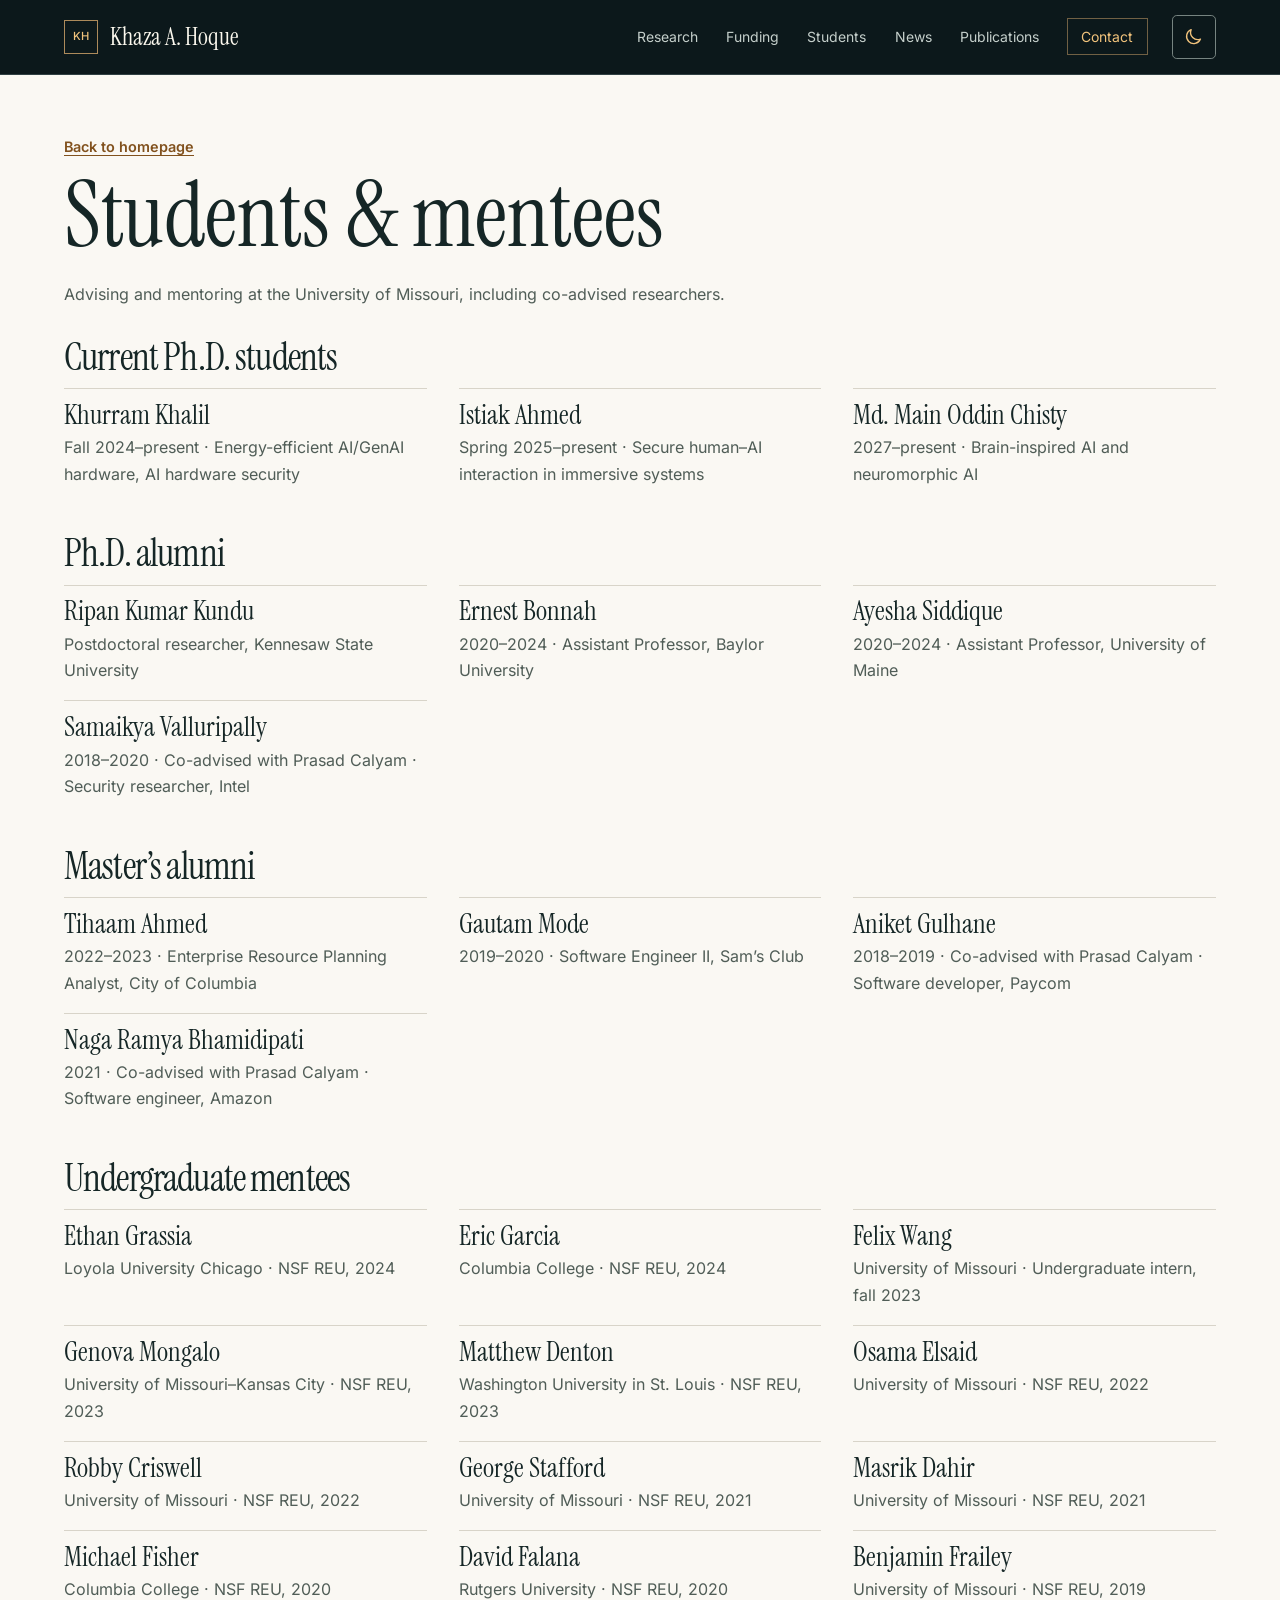
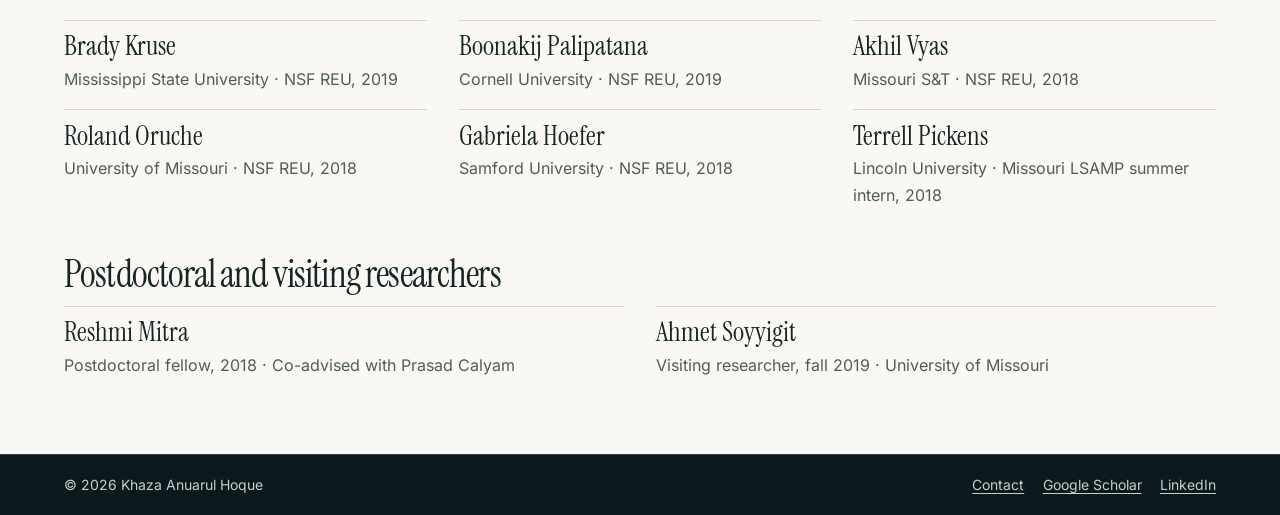
<file: students.html>
<!doctype html>
<html lang="en">
<head>
  <meta charset="utf-8">
  <meta name="viewport" content="width=device-width, initial-scale=1">
  <meta name="theme-color" content="#101e22">
  <title>Students &amp; mentees | Khaza Anuarul Hoque</title>
  <script src="theme.js"></script>
  <link rel="stylesheet" href="styles.css?v=theme">
</head>
<body class="archive-page">
  <a class="skip-link" href="#main">Skip to content</a>
  <header class="header" id="top">
    <div class="wrap header-row">
      <a class="brand" href="./#top" aria-label="Khaza Anuarul Hoque, home"><span class="brand-mark" aria-hidden="true">KH</span><span>Khaza A. Hoque</span></a>
      <nav id="navigation" aria-label="Main navigation">
        <a href="./#research">Research</a>
        <a href="./#funding">Funding</a>
        <a href="./#students">Students</a>
        <a href="./#news">News</a>
        <a href="./#publications">Publications</a>
        <a class="nav-contact" href="https://engineering.missouri.edu/faculty/khaza-anuarul-hoque/">Contact</a>
      </nav>
    </div>
  </header>
  <main id="main" class="section">
    <div class="wrap">
      <a class="text-link" href="./#students">Back to homepage</a>
      <h1 class="archive-title">Students &amp; mentees</h1>
      <p class="archive-intro">Advising and mentoring at the University of Missouri, including co-advised researchers.</p>
      <section class="archive-group" aria-labelledby="roster-1">
        <h2 id="roster-1">Current Ph.D. students</h2>
        <ul class="archive-grid people-grid">
          <li><h3>Khurram Khalil</h3><p>Fall 2024–present · Energy-efficient AI/GenAI hardware, AI hardware security</p></li>
          <li><h3>Istiak Ahmed</h3><p>Spring 2025–present · Secure human–AI interaction in immersive systems</p></li>
          <li><h3>Md. Main Oddin Chisty</h3><p>2027–present · Brain-inspired AI and neuromorphic AI</p></li>
        </ul>
      </section>
      <section class="archive-group" aria-labelledby="roster-2">
        <h2 id="roster-2">Ph.D. alumni</h2>
        <ul class="archive-grid people-grid">
          <li><h3>Ripan Kumar Kundu</h3><p>Postdoctoral researcher, Kennesaw State University</p></li>
          <li><h3>Ernest Bonnah</h3><p>2020–2024 · Assistant Professor, Baylor University</p></li>
          <li><h3>Ayesha Siddique</h3><p>2020–2024 · Assistant Professor, University of Maine</p></li>
          <li><h3>Samaikya Valluripally</h3><p>2018–2020 · Co-advised with Prasad Calyam · Security researcher, Intel</p></li>
        </ul>
      </section>
      <section class="archive-group" aria-labelledby="roster-3">
        <h2 id="roster-3">Master’s alumni</h2>
        <ul class="archive-grid people-grid">
          <li><h3>Tihaam Ahmed</h3><p>2022–2023 · Enterprise Resource Planning Analyst, City of Columbia</p></li>
          <li><h3>Gautam Mode</h3><p>2019–2020 · Software Engineer II, Sam’s Club</p></li>
          <li><h3>Aniket Gulhane</h3><p>2018–2019 · Co-advised with Prasad Calyam · Software developer, Paycom</p></li>
          <li><h3>Naga Ramya Bhamidipati</h3><p>2021 · Co-advised with Prasad Calyam · Software engineer, Amazon</p></li>
        </ul>
      </section>
      <section class="archive-group" aria-labelledby="roster-4">
        <h2 id="roster-4">Undergraduate mentees</h2>
        <ul class="archive-grid people-grid">
          <li><h3>Ethan Grassia</h3><p>Loyola University Chicago · NSF REU, 2024</p></li>
          <li><h3>Eric Garcia</h3><p>Columbia College · NSF REU, 2024</p></li>
          <li><h3>Felix Wang</h3><p>University of Missouri · Undergraduate intern, fall 2023</p></li>
          <li><h3>Genova Mongalo</h3><p>University of Missouri–Kansas City · NSF REU, 2023</p></li>
          <li><h3>Matthew Denton</h3><p>Washington University in St. Louis · NSF REU, 2023</p></li>
          <li><h3>Osama Elsaid</h3><p>University of Missouri · NSF REU, 2022</p></li>
          <li><h3>Robby Criswell</h3><p>University of Missouri · NSF REU, 2022</p></li>
          <li><h3>George Stafford</h3><p>University of Missouri · NSF REU, 2021</p></li>
          <li><h3>Masrik Dahir</h3><p>University of Missouri · NSF REU, 2021</p></li>
          <li><h3>Michael Fisher</h3><p>Columbia College · NSF REU, 2020</p></li>
          <li><h3>David Falana</h3><p>Rutgers University · NSF REU, 2020</p></li>
          <li><h3>Benjamin Frailey</h3><p>University of Missouri · NSF REU, 2019</p></li>
          <li><h3>Brady Kruse</h3><p>Mississippi State University · NSF REU, 2019</p></li>
          <li><h3>Boonakij Palipatana</h3><p>Cornell University · NSF REU, 2019</p></li>
          <li><h3>Akhil Vyas</h3><p>Missouri S&amp;T · NSF REU, 2018</p></li>
          <li><h3>Roland Oruche</h3><p>University of Missouri · NSF REU, 2018</p></li>
          <li><h3>Gabriela Hoefer</h3><p>Samford University · NSF REU, 2018</p></li>
          <li><h3>Terrell Pickens</h3><p>Lincoln University · Missouri LSAMP summer intern, 2018</p></li>
        </ul>
      </section>
      <section class="archive-group" aria-labelledby="roster-5">
        <h2 id="roster-5">Postdoctoral and visiting researchers</h2>
        <ul class="archive-grid people-grid">
          <li><h3>Reshmi Mitra</h3><p>Postdoctoral fellow, 2018 · Co-advised with Prasad Calyam</p></li>
          <li><h3>Ahmet Soyyigit</h3><p>Visiting researcher, fall 2019 · University of Missouri</p></li>
        </ul>
      </section>

    </div>
  </main>
  <footer>
    <div class="wrap footer-row">
      <span>© 2026 Khaza Anuarul Hoque</span>
      <div>
        <a href="https://engineering.missouri.edu/faculty/khaza-anuarul-hoque/">Contact</a>
        <a href="https://scholar.google.com/citations?user=eJ87TzoAAAAJ">Google Scholar</a>
        <a href="https://www.linkedin.com/in/hoquek">LinkedIn</a>
      </div>
    </div>
  </footer>
  <!-- Statcounter -->
  <script>
    var sc_project = 10978425;
    var sc_invisible = 1;
    var sc_security = "bedbb399";
  </script>
  <script src="https://www.statcounter.com/counter/counter.js" async></script>
  <noscript>
    <div class="statcounter">
      <a title="Web Analytics" href="https://statcounter.com/" target="_blank" rel="noopener">
        <img class="statcounter" src="https://c.statcounter.com/10978425/0/bedbb399/1/" alt="Web Analytics" referrerpolicy="no-referrer-when-downgrade">
      </a>
    </div>
  </noscript>
  <!-- End of Statcounter -->
</body>
</html>
</file>
<file: styles.css>
@font-face {
  font-family: Inter;
  src: url(inter.woff2) format("woff2");
  font-weight: 400 700;
  font-display: swap;
}
@font-face {
  font-family: "Instrument Serif";
  src: url(instrument-serif.woff2) format("woff2");
  font-display: swap;
}
@font-face {
  font-family: "Instrument Serif";
  src: url(instrument-serif-italic.woff2) format("woff2");
  font-style: italic;
  font-display: swap;
}

:root {
  color-scheme: light;
  --paper: #faf8f3;
  --tint: #f0ede4;
  --ink: #152626;
  --muted: #505d57;
  --line: #d8d4c9;
  --dark: #101e22;
  --dark-deep: #0c181b;
  --light: #fcf8ee;
  --soft: #c5cfcb;
  --gold: #f2c37c;
  --ochre: #81511d;
  --control-line: #89877e;
  --research-line: #c5b9a7;
  --serif: "Instrument Serif", Georgia, serif;
}
:root[data-theme="dark"] {
  color-scheme: dark;
  --paper: #121f23;
  --tint: #192b2e;
  --ink: #fcf8ee;
  --muted: #c5cfcb;
  --line: #435756;
  --ochre: #f2c37c;
  --control-line: #81928e;
  --research-line: var(--line);
}
*, *::before, *::after { box-sizing: border-box; }
html { scroll-behavior: smooth; }
body { margin: 0; background: var(--paper); color: var(--ink); font: 400 1rem/1.65 Inter, system-ui, sans-serif; }
[hidden] { display: none !important; }
:focus-visible { outline: 2px solid currentColor; outline-offset: 5px; }
a { color: inherit; text-underline-offset: .24em; }
a:hover { text-decoration-thickness: 2px; }
img { display: block; max-width: 100%; }
figure, p, h1, h2, h3 { margin: 0; }
h1, h2, h3 { font-family: var(--serif); font-weight: 400; line-height: 1.04; }
h2 { font-size: clamp(2.9rem, 5.25vw, 5.1rem); letter-spacing: -.022em; }
h2 em { color: var(--ochre); }
h3 { font-size: clamp(1.65rem, 2.6vw, 2.3rem); }
h3 a { text-decoration: none; }
h3 a:hover { text-decoration: underline; text-decoration-thickness: 1px; }
.wrap { width: min(100% - clamp(2.5rem, 10vw, 10rem), 82rem); margin-inline: auto; }
.skip-link { position: absolute; z-index: 5; top: .5rem; left: .5rem; padding: .6rem 1rem; background: var(--paper); transform: translateY(-160%); }
.skip-link:focus { transform: translateY(0); }

.header { background: var(--dark-deep); color: var(--light); border-bottom: 1px solid #304043; }
.header-row { min-height: 4.6rem; display: flex; align-items: center; justify-content: space-between; gap: 1.5rem; }
.brand { display: inline-flex; align-items: center; gap: .75rem; text-decoration: none; white-space: nowrap; font: 400 1.5rem/1.1 var(--serif); }
.brand-mark { display: grid; place-items: center; width: 2.15rem; height: 2.15rem; border: 1px solid #ad8a5b; color: var(--gold); font: 500 .7rem/1 Inter, sans-serif; letter-spacing: .06em; }
.header nav { display: flex; align-items: center; flex-wrap: wrap; gap: clamp(.8rem, 2.2vw, 2rem); margin-inline-start: auto; color: var(--soft); font-size: .875rem; }
.header nav a { text-decoration: none; }
.header nav a:hover { color: var(--light); text-decoration: underline; }
.nav-contact { color: var(--gold); border: 1px solid #716044; padding: .38rem .85rem; }
.menu-button { color: var(--gold); background: transparent; border: 1px solid #716044; padding: .4rem .8rem; font: inherit; cursor: pointer; }
.theme-toggle {
  display: grid;
  flex: none;
  place-items: center;
  width: 2.75rem;
  height: 2.75rem;
  padding: 0;
  border: 1px solid #778481;
  border-radius: .3rem;
  background: transparent;
  color: var(--gold);
  cursor: pointer;
}
.theme-toggle:hover { background: #283b3e; }
.theme-toggle svg { width: 1.2rem; height: 1.2rem; fill: none; stroke: currentColor; stroke-width: 1.7; stroke-linecap: round; stroke-linejoin: round; }
.theme-toggle .theme-sun, [data-theme="dark"] .theme-toggle .theme-moon { display: none; }
[data-theme="dark"] .theme-toggle .theme-sun { display: block; }

.hero { overflow: clip; color: var(--light); background: var(--dark); }
.hero-grid { position: relative; display: grid; grid-template-columns: minmax(0, 1fr) minmax(15rem, 21.5rem); gap: clamp(2rem, 7vw, 7rem); align-items: center; padding-block: clamp(3.3rem, 6vw, 6rem); isolation: isolate; }
.hero-grid::before {
  content: ""; position: absolute; z-index: -1; inset: 0 -16vw 0 43%; opacity: .68;
  background:
    radial-gradient(ellipse at 51% 53%, #3153566e, transparent 72%),
    repeating-linear-gradient(0deg, transparent 0 39px, #71a09b23 39px 40px),
    repeating-linear-gradient(90deg, transparent 0 39px, #71a09b23 39px 40px);
  mask-image: linear-gradient(90deg, transparent, #000 55%);
}
.label { display: flex; align-items: center; gap: .65rem; color: var(--ochre); font-size: .875rem; font-weight: 600; letter-spacing: .12em; text-transform: uppercase; }
.light-label { color: var(--gold); }
.light-label span { width: 1.5rem; height: 1px; background: currentColor; }
.hero h1 { margin: .9rem 0 1.45rem; font-size: clamp(4.25rem, 8.3vw, 8.35rem); line-height: .865; letter-spacing: -.025em; }
.hero h1 em { color: var(--gold); }
.hero-lead { max-width: 38rem; font: 400 clamp(1.7rem, 3.05vw, 2.65rem)/1.07 var(--serif); }
.hero-bio { max-width: 35rem; margin-top: .85rem; color: var(--soft); }
.actions { display: flex; flex-wrap: wrap; align-items: center; gap: .7rem 1rem; margin-top: 1.55rem; }
.button { display: inline-flex; min-height: 2.9rem; align-items: center; justify-content: center; padding: .62rem 1.08rem; border: 1px solid transparent; font-size: .9rem; font-weight: 600; text-decoration: none; transition: background .15s ease, color .15s ease; }
.primary { color: #182222; background: var(--gold); }
.primary:hover { background: #ffdb9f; }
.outline { border-color: #657673; color: var(--light); }
.outline:hover { background: #283b3e; }
.portrait { min-width: 0; }
.portrait-frame { position: relative; padding: .53rem; border: 1px solid #778481; }
.portrait-frame::after { content: ""; position: absolute; inset: -.24rem -.24rem auto auto; width: 1.75rem; height: 1.75rem; border: solid var(--gold); border-width: 1px 1px 0 0; pointer-events: none; }
.portrait img { width: 100%; height: auto; aspect-ratio: 4/5; object-fit: cover; object-position: 50% 29%; background: #344346; }
figcaption { display: flex; justify-content: space-between; gap: .5rem; margin-top: .68rem; color: var(--soft); font-size: .8rem; }
figcaption a { color: var(--gold); }

.milestones { background: var(--dark-deep); color: var(--light); border-block: 1px solid #304043; }
.milestones-grid { display: grid; grid-template-columns: repeat(4, 1fr); }
.milestones-grid > div { padding: 1.25rem 1.25rem 1.35rem; border-left: 1px solid #304043; }
.milestones-grid > div:first-child { border-left: 0; padding-left: 0; }
.milestones span { color: var(--gold); font-size: .875rem; font-weight: 600; }
.milestones p { margin-top: .24rem; font-size: .95rem; line-height: 1.4; }
.milestones small { color: var(--soft); font-size: .875rem; }

.section { padding-block: clamp(2.6rem, 4.6vw, 4.4rem); }
.tinted { background: var(--tint); }
.split { display: grid; grid-template-columns: minmax(0, .95fr) minmax(0, 1.05fr); gap: clamp(2rem, 7.3vw, 7rem); align-items: start; }
.section .label, .contact .label { margin-bottom: .55rem; }
.prose { color: var(--muted); font-size: 1.0625rem; }
.prose p + p { margin-top: .9rem; }
.prose > .text-link { display: inline-block; margin-top: 1.15rem; }
.text-link { color: var(--ochre); font-weight: 600; font-size: .9rem; text-decoration-thickness: 1px; }
.research-grid { display: grid; grid-template-columns: repeat(3, minmax(0, 1fr)); gap: 0 clamp(1.25rem, 3vw, 2.75rem); margin-top: 1.35rem; }
.research-grid article { display: flex; flex-direction: column; align-items: flex-start; border-top: 1px solid var(--research-line); padding: 1.05rem 0 1.25rem; }
.research-grid p { color: var(--muted); margin: .52rem 0 .9rem; }
.research-grid .text-link { margin-top: auto; }

.section-heading { display: flex; justify-content: space-between; align-items: baseline; flex-wrap: wrap; gap: 1rem; margin-bottom: 1.45rem; }
.publication-intro, .publication-status { color: var(--muted); margin-top: .55rem; }
.publication-profiles { display: flex; align-items: center; flex-wrap: wrap; gap: .5rem 1.3rem; }
.publication-filters { display: grid; grid-template-columns: minmax(12rem, 2fr) repeat(3, minmax(0, 1fr)) auto; gap: .75rem; align-items: end; }
.publication-filters label { min-width: 0; font-size: .875rem; font-weight: 600; }
.publication-filters input, .publication-filters select, .publication-filters button {
  display: block;
  width: 100%;
  min-height: 2.75rem;
  margin-top: .3rem;
  padding: .5rem .7rem;
  border: 1px solid var(--control-line);
  border-radius: 0;
  color: var(--ink);
  background-color: var(--paper);
  font: 400 1rem/1.35 Inter, sans-serif;
}
.publication-filters select {
  appearance: none;
  padding-right: 1.8rem;
  background-image: linear-gradient(45deg, transparent 50%, var(--ink) 50%), linear-gradient(135deg, var(--ink) 50%, transparent 50%);
  background-position: right 1rem center, right .7rem center;
  background-size: .3rem .3rem;
  background-repeat: no-repeat;
}
.publication-filters button { background: transparent; cursor: pointer; }
.publication-filters button:hover { background: var(--paper); border-color: var(--ink); }
.publication-status { margin: .85rem 0; font-size: .9rem; }
.paper-list { display: grid; grid-template-columns: repeat(3, minmax(0, 1fr)); gap: 0 clamp(1rem, 3vw, 2.5rem); }
.paper { display: flex; flex-direction: column; align-items: flex-start; gap: .55rem; border-top: 1px solid var(--line); padding: 1rem 0 1.2rem; overflow-wrap: anywhere; }
.paper-meta { color: var(--ochre); font-weight: 600; font-size: .875rem; }
.paper-meta span { display: block; margin-top: .2rem; font-size: .8rem; font-weight: 500; }
.paper h3 { font-size: clamp(1.5rem, 2.2vw, 2.05rem); }
.paper p { margin-top: .38rem; color: var(--muted); font-size: .9rem; }
.paper .paper-venue { margin-top: .2rem; font-style: italic; }
.paper-link { margin-top: auto; }

.funding { color: var(--light); background: #172c30; }
.funding-intro { margin-top: 1rem; max-width: 26rem; }
.funding-intro { color: var(--soft); }
.project-list, .news-list { display: grid; grid-template-columns: repeat(4, minmax(0, 1fr)); gap: 0 clamp(1rem, 2.4vw, 2.25rem); }
.project-list article { padding: 1.05rem 0 1.25rem; border-top: 1px solid #526563; }
.project-list article > div { display: flex; align-items: baseline; justify-content: space-between; gap: .45rem 1rem; flex-wrap: wrap; color: var(--gold); font-size: .875rem; }
.project-list strong { color: var(--soft); font-weight: 500; }
.project-list h3 { margin: .4rem 0; font-size: clamp(1.55rem, 2.3vw, 2rem); }
.project-list p { color: var(--soft); }
.project-source { display: inline-block; margin-left: .2rem; color: var(--gold); font-size: .875rem; }
.news-list article { padding: 1rem 0; border-top: 1px solid var(--line); }
.news-list time { color: var(--ochre); font-size: .875rem; font-weight: 600; }
.news-list h3 { margin: .25rem 0; font-size: clamp(1.65rem, 2.6vw, 2.1rem); }
.news-list p { color: var(--muted); }
.contact { padding-block: clamp(3rem, 6vw, 5rem); background: var(--dark); color: var(--light); }
.contact p:not(.label) { margin: .8rem 0 1.2rem; color: var(--soft); }
.contact .split { align-items: center; }
address { border-left: 1px solid #526563; padding-left: 1.5rem; color: var(--soft); font-style: normal; }
address strong { color: var(--light); }
footer { color: var(--soft); background: var(--dark-deep); border-top: 1px solid #304043; }
.footer-row, .footer-row > div { display: flex; flex-wrap: wrap; justify-content: space-between; align-items: center; gap: .55rem 1.15rem; }
.footer-row { padding-block: 1.15rem; font-size: .875rem; }

.students-grid { display: grid; grid-template-columns: minmax(0, 1fr) minmax(0, 1fr); gap: clamp(1.4rem, 4vw, 3.5rem); align-items: start; }
.student-photo img { width: 100%; height: auto; }
.student-photo figcaption { display: block; color: var(--muted); }
.student-photo figcaption a { color: var(--ochre); }
.student-roster h3 { font-size: 1.7rem; margin: 0 0 .5rem; }
.student-roster ul { list-style: none; margin: 0 0 1rem; padding: 0; }
.student-roster ul:last-child { margin-bottom: 0; }
.student-roster li { display: grid; grid-template-columns: minmax(8rem, .75fr) minmax(0, 1.25fr); gap: .25rem .85rem; border-top: 1px solid var(--line); padding: .55rem 0; }
.student-roster li span { color: var(--muted); }

.publication-toolbar { display: flex; align-items: center; justify-content: space-between; flex-wrap: wrap; gap: .5rem 1rem; margin: .8rem 0; }
.publication-toolbar .publication-status { margin: 0; }
.publication-pages { display: flex; gap: .5rem; }
.publication-pages button { border: 1px solid var(--control-line); background: var(--paper); color: var(--ink); padding: .45rem .7rem; font: 500 .875rem Inter, sans-serif; cursor: pointer; }
.publication-pages button:disabled { opacity: .62; cursor: default; }
.publication-pages button:enabled:hover { background: var(--ink); color: var(--paper); }

@media (max-width: 68rem) {
  .research-grid, .project-list, .news-list, .paper-list { grid-template-columns: repeat(2, minmax(0, 1fr)); }
}
@media (max-width: 57rem) {
  .header-row { flex-wrap: wrap; gap: .8rem; padding-block: .8rem; }
  .header-row .brand { margin-inline-end: auto; }
  .header nav { order: 1; flex: 0 0 100%; margin-inline-start: 0; }
  .hero-grid { grid-template-columns: minmax(0, 1fr) minmax(13rem, 31%); }
  .milestones-grid > div { padding-inline: .85rem; }
  .publication-filters { grid-template-columns: repeat(3, minmax(0, 1fr)); }
  .publication-filters label:first-child { grid-column: span 2; }
}
@media (max-width: 42rem) {
  .header-row { column-gap: .5rem; }
  .header-row .brand { gap: .5rem; font-size: 1.3rem; }
  .hero-grid, .split, .students-grid, .research-grid, .project-list, .news-list, .paper-list { grid-template-columns: 1fr; }
  .hero-grid { gap: 2.25rem; padding-bottom: 2.8rem; }
  .hero-grid::before { inset: 0 -5rem 0 0; opacity: .4; }
  .portrait { width: min(100%, 16.5rem); }
  .milestones-grid { grid-template-columns: repeat(2, 1fr); }
  .milestones-grid > div:nth-child(odd) { border-left: 0; padding-left: 0; }
  .milestones-grid > div:nth-child(n+3) { border-top: 1px solid #304043; }
  .publication-filters { grid-template-columns: repeat(2, minmax(0, 1fr)); }
  .student-roster li { grid-template-columns: 1fr; }
}
@media (prefers-reduced-motion: reduce) {
  html { scroll-behavior: auto; }
  .button { transition: none; }
}

.secondary { border-color: var(--ink); color: var(--ink); }
.secondary:hover { background: var(--ink); color: var(--paper); }
.professional-service { padding-top: .85rem; border-top: 1px solid var(--line); }
.mentoring-counts { display: block; width: 100%; margin: 0 0 1.35rem; }
.mentoring-counts tbody { display: grid; grid-template-columns: repeat(auto-fit, minmax(min(100%, 9rem), 1fr)); gap: .75rem; }
.mentoring-counts tr { display: flex; flex-direction: column-reverse; justify-content: flex-end; gap: .22rem; padding: .68rem .8rem; border-top: 1px solid var(--line); background: var(--paper); }
.mentoring-counts th { text-align: left; color: var(--muted); font-size: .875rem; line-height: 1.35; font-weight: 600; }
.mentoring-counts td { color: var(--ochre); font: 400 2.3rem/1 var(--serif); }
.archive-title { font-size: clamp(3.1rem, 7vw, 6.3rem); margin: .55rem 0 1.2rem; }
.archive-intro { color: var(--muted); max-width: 48rem; }
.archive-group { margin-top: 1.9rem; }
.archive-group h2 { font-size: clamp(2rem, 3vw, 3.1rem); margin-bottom: .65rem; }
.archive-grid { display: grid; grid-template-columns: repeat(auto-fit, minmax(min(100%, 17rem), 1fr)); gap: 0 clamp(1rem, 2.5vw, 2rem); }
.people-grid { list-style: none; padding: 0; margin: 0; }
.archive-grid > * { border-top: 1px solid var(--line); padding: .8rem 0 1.05rem; }
.archive-grid h3 { font-size: 1.66rem; }
.archive-grid .archive-meta { color: var(--ochre); margin-bottom: .3rem; font-size: .875rem; }
.people-grid p { color: var(--muted); margin-top: .3rem; }
</file>
<file: files/skeleton.css>
/*
* Skeleton V2.0.4
* Copyright 2014, Dave Gamache
* www.getskeleton.com
* Free to use under the MIT license.
* http://www.opensource.org/licenses/mit-license.php
* 12/29/2014
*/


/* Table of contents
––––––––––––––––––––––––––––––––––––––––––––––––––
- Grid
- Base Styles
- Typography
- Links
- Buttons
- Forms
- Lists
- Code
- Tables
- Spacing
- Utilities
- Clearing
- Media Queries
*/


/* Grid
–––––––––––––––––––––––––––––––––––––––––––––––––– */
.container {
  position: relative;
  width: 100%;
  max-width: 960px;
  margin: 0 auto;
  padding: 0 20px;
  box-sizing: border-box; }
.column,
.columns {
  width: 100%;
  float: left;
  box-sizing: border-box; }

/* For devices larger than 400px */
@media (min-width: 400px) {
  .container {
    width: 85%;
    padding: 0; }
}

/* For devices larger than 550px */
@media (min-width: 550px) {
  .container {
    width: 80%; }
  .column,
  .columns {
    margin-left: 4%; }
  .column:first-child,
  .columns:first-child {
    margin-left: 0; }

  .one.column,
  .one.columns                    { width: 4.66666666667%; }
  .two.columns                    { width: 13.3333333333%; }
  .three.columns                  { width: 22%;            }
  .four.columns                   { width: 30.6666666667%; }
  .five.columns                   { width: 39.3333333333%; }
  .six.columns                    { width: 48%;            }
  .seven.columns                  { width: 56.6666666667%; }
  .eight.columns                  { width: 65.3333333333%; }
  .nine.columns                   { width: 74.0%;          }
  .ten.columns                    { width: 82.6666666667%; }
  .eleven.columns                 { width: 91.3333333333%; }
  .twelve.columns                 { width: 100%; margin-left: 0; }

  .one-third.column               { width: 30.6666666667%; }
  .two-thirds.column              { width: 65.3333333333%; }

  .one-half.column                { width: 48%; }

  /* Offsets */
  .offset-by-one.column,
  .offset-by-one.columns          { margin-left: 8.66666666667%; }
  .offset-by-two.column,
  .offset-by-two.columns          { margin-left: 17.3333333333%; }
  .offset-by-three.column,
  .offset-by-three.columns        { margin-left: 26%;            }
  .offset-by-four.column,
  .offset-by-four.columns         { margin-left: 34.6666666667%; }
  .offset-by-five.column,
  .offset-by-five.columns         { margin-left: 43.3333333333%; }
  .offset-by-six.column,
  .offset-by-six.columns          { margin-left: 52%;            }
  .offset-by-seven.column,
  .offset-by-seven.columns        { margin-left: 60.6666666667%; }
  .offset-by-eight.column,
  .offset-by-eight.columns        { margin-left: 69.3333333333%; }
  .offset-by-nine.column,
  .offset-by-nine.columns         { margin-left: 78.0%;          }
  .offset-by-ten.column,
  .offset-by-ten.columns          { margin-left: 86.6666666667%; }
  .offset-by-eleven.column,
  .offset-by-eleven.columns       { margin-left: 95.3333333333%; }

  .offset-by-one-third.column,
  .offset-by-one-third.columns    { margin-left: 34.6666666667%; }
  .offset-by-two-thirds.column,
  .offset-by-two-thirds.columns   { margin-left: 69.3333333333%; }

  .offset-by-one-half.column,
  .offset-by-one-half.columns     { margin-left: 52%; }

}


/* Base Styles
–––––––––––––––––––––––––––––––––––––––––––––––––– */
/* NOTE
html is set to 62.5% so that all the REM measurements throughout Skeleton
are based on 10px sizing. So basically 1.5rem = 15px :) */
html {
  font-size: 62.5%; }
body {
  font-size: 1.5em; /* currently ems cause chrome bug misinterpreting rems on body element */
  line-height: 1.6;
  font-weight: 400;
  font-family: "Raleway", "HelveticaNeue", "Helvetica Neue", Helvetica, Arial, sans-serif;
  color: #222; }


/* Typography
–––––––––––––––––––––––––––––––––––––––––––––––––– */
h1, h2, h3, h4, h5, h6 {
  margin-top: 0;
  margin-bottom: 2rem;
  font-weight: 300; }
h1 { font-size: 4.0rem; line-height: 1.2;  letter-spacing: -.1rem;}
h2 { font-size: 3.6rem; line-height: 1.25; letter-spacing: -.1rem; }
h3 { font-size: 3.0rem; line-height: 1.3;  letter-spacing: -.1rem; }
h4 { font-size: 2.4rem; line-height: 1.35; letter-spacing: -.08rem; }
h5 { font-size: 1.8rem; line-height: 1.5;  letter-spacing: -.05rem; }
h6 { font-size: 1.5rem; line-height: 1.6;  letter-spacing: 0; }

/* Larger than phablet */
@media (min-width: 550px) {
  h1 { font-size: 5.0rem; }
  h2 { font-size: 4.2rem; }
  h3 { font-size: 3.6rem; }
  h4 { font-size: 3.0rem; }
  h5 { font-size: 2.4rem; }
  h6 { font-size: 1.5rem; }
}

p {
  margin-top: 0; }


/* Links
–––––––––––––––––––––––––––––––––––––––––––––––––– */
a {
  color: #1EAEDB; }
a:hover {
  color: #0FA0CE; }


/* Buttons
–––––––––––––––––––––––––––––––––––––––––––––––––– */
.button,
button,
input[type="submit"],
input[type="reset"],
input[type="button"] {
  display: inline-block;
  height: 38px;
  padding: 0 30px;
  color: #555;
  text-align: center;
  font-size: 11px;
  font-weight: 600;
  line-height: 38px;
  letter-spacing: .1rem;
  text-transform: uppercase;
  text-decoration: none;
  white-space: nowrap;
  background-color: transparent;
  border-radius: 4px;
  border: 1px solid #bbb;
  cursor: pointer;
  box-sizing: border-box; }
.button:hover,
button:hover,
input[type="submit"]:hover,
input[type="reset"]:hover,
input[type="button"]:hover,
.button:focus,
button:focus,
input[type="submit"]:focus,
input[type="reset"]:focus,
input[type="button"]:focus {
  color: #333;
  border-color: #888;
  outline: 0; }
.button.button-primary,
button.button-primary,
input[type="submit"].button-primary,
input[type="reset"].button-primary,
input[type="button"].button-primary {
  color: #FFF;
  background-color: #33C3F0;
  border-color: #33C3F0; }
.button.button-primary:hover,
button.button-primary:hover,
input[type="submit"].button-primary:hover,
input[type="reset"].button-primary:hover,
input[type="button"].button-primary:hover,
.button.button-primary:focus,
button.button-primary:focus,
input[type="submit"].button-primary:focus,
input[type="reset"].button-primary:focus,
input[type="button"].button-primary:focus {
  color: #FFF;
  background-color: #1EAEDB;
  border-color: #1EAEDB; }


/* Forms
–––––––––––––––––––––––––––––––––––––––––––––––––– */
input[type="email"],
input[type="number"],
input[type="search"],
input[type="text"],
input[type="tel"],
input[type="url"],
input[type="password"],
textarea,
select {
  height: 38px;
  padding: 6px 10px; /* The 6px vertically centers text on FF, ignored by Webkit */
  background-color: #fff;
  border: 1px solid #D1D1D1;
  border-radius: 4px;
  box-shadow: none;
  box-sizing: border-box; }
/* Removes awkward default styles on some inputs for iOS */
input[type="email"],
input[type="number"],
input[type="search"],
input[type="text"],
input[type="tel"],
input[type="url"],
input[type="password"],
textarea {
  -webkit-appearance: none;
     -moz-appearance: none;
          appearance: none; }
textarea {
  min-height: 65px;
  padding-top: 6px;
  padding-bottom: 6px; }
input[type="email"]:focus,
input[type="number"]:focus,
input[type="search"]:focus,
input[type="text"]:focus,
input[type="tel"]:focus,
input[type="url"]:focus,
input[type="password"]:focus,
textarea:focus,
select:focus {
  border: 1px solid #33C3F0;
  outline: 0; }
label,
legend {
  display: block;
  margin-bottom: .5rem;
  font-weight: 600; }
fieldset {
  padding: 0;
  border-width: 0; }
input[type="checkbox"],
input[type="radio"] {
  display: inline; }
label > .label-body {
  display: inline-block;
  margin-left: .5rem;
  font-weight: normal; }


/* Lists
–––––––––––––––––––––––––––––––––––––––––––––––––– */
ul {
  list-style: circle inside; }
ol {
  list-style: decimal inside; }
ol, ul {
  padding-left: 0;
  margin-top: 0; }
ul ul,
ul ol,
ol ol,
ol ul {
  margin: 1.5rem 0 1.5rem 3rem;
  font-size: 90%; }
li {
  margin-bottom: 1rem; }


/* Code
–––––––––––––––––––––––––––––––––––––––––––––––––– */
code {
  padding: .2rem .5rem;
  margin: 0 .2rem;
  font-size: 90%;
  white-space: nowrap;
  background: #F1F1F1;
  border: 1px solid #E1E1E1;
  border-radius: 4px; }
pre > code {
  display: block;
  padding: 1rem 1.5rem;
  white-space: pre; }


/* Tables
–––––––––––––––––––––––––––––––––––––––––––––––––– */
th,
td {
  padding: 12px 15px;
  text-align: left;
  border-bottom: 1px solid #E1E1E1; }
th:first-child,
td:first-child {
  padding-left: 0; }
th:last-child,
td:last-child {
  padding-right: 0; }


/* Spacing
–––––––––––––––––––––––––––––––––––––––––––––––––– */
button,
.button {
  margin-bottom: 1rem; }
input,
textarea,
select,
fieldset {
  margin-bottom: 1.5rem; }
pre,
blockquote,
dl,
figure,
table,
p,
ul,
ol,
form {
  margin-bottom: 2.5rem; }


/* Utilities
–––––––––––––––––––––––––––––––––––––––––––––––––– */
.u-full-width {
  width: 100%;
  box-sizing: border-box; }
.u-max-full-width {
  max-width: 100%;
  box-sizing: border-box; }
.u-pull-right {
  float: right; }
.u-pull-left {
  float: left; }


/* Misc
–––––––––––––––––––––––––––––––––––––––––––––––––– */
hr {
  margin-top: 3rem;
  margin-bottom: 3.5rem;
  border-width: 0;
  border-top: 1px solid #E1E1E1; }


/* Clearing
–––––––––––––––––––––––––––––––––––––––––––––––––– */

/* Self Clearing Goodness */
.container:after,
.row:after,
.u-cf {
  content: "";
  display: table;
  clear: both; }


/* Media Queries
–––––––––––––––––––––––––––––––––––––––––––––––––– */
/*
Note: The best way to structure the use of media queries is to create the queries
near the relevant code. For example, if you wanted to change the styles for buttons
on small devices, paste the mobile query code up in the buttons section and style it
there.
*/


/* Larger than mobile */
@media (min-width: 400px) {}

/* Larger than phablet (also point when grid becomes active) */
@media (min-width: 550px) {}

/* Larger than tablet */
@media (min-width: 750px) {}

/* Larger than desktop */
@media (min-width: 1000px) {}

/* Larger than Desktop HD */
@media (min-width: 1200px) {}
</file>
<file: files/style.css>
.conference{
    font-weight:bold;
}

h5{
    margin-bottom: 1px;
}

h4{
    margin-bottom: 1px;
}

table.service {
  width: 100%;
  margin-bottom: 4rem;
  margin-top: 0rem;
  border-bottom: 1px solid #E1E1E1; 
  border-top: 1px solid #E1E1E1; 
}
table.service td {
  padding-bottom: 5px;
  padding-top: 5px;
  padding-left: 0px;
  border-bottom: 0; }

.fa {
    color: black;
}

.contactlist{
    padding-right:5px;
    display:inline;
}

.container {
  max-width: 900px; }

.header {
  margin-top: 2rem; 
  margin-bottom: 1rem;
  border-bottom: 1px solid #E1E1E1;}

.footer {

    padding-top: 2rem;
    border-top: 1px solid #eee;
    font-size: 1.2rem;  
    
}

.title { text-align: left; }

.sidebar h2 {
    font-size: 2.4rem; line-height: 1.35; letter-spacing: -.08rem;
    margin-bottom: 1rem;
}

ul.contact {
  list-style: none;
}

ul.contact img {
    margin-top: .5em;
    margin-left: 0;
    padding-left: 0;
    margin-right: 0;
    height: 4rem;
}

table.publications {
  width: 100%;
  margin-bottom: 4rem;
  margin-top: 0rem;
  border-top: 1px solid #E1E1E1;     
  border-bottom: 1px solid #E1E1E1; 
}
table.publications td {
  padding-bottom: 5px;
  padding-top: 5px;
  padding-left: 0px;
  border-bottom: 0; }

table.news {
  width: 100%;
  margin-bottom: 4rem;
  margin-top: 0rem;
  border-bottom: 1px solid #E1E1E1; 
  border-top: 1px solid #E1E1E1; 
}
table.news td {
  padding-bottom: 5px;
  padding-top: 5px;
  padding-left: 0px;
  border-bottom: 0; }

table.news 
th:first-child,
td:first-child {
  min-width: 5rem; }

table.schedule {
  width: 100%;
  margin-bottom: 4rem;
  margin-top: 0rem;
  border-top: 1px solid #E1E1E1;     
  border-bottom: 1px solid #E1E1E1; 
}
table.schedule td {
  text-align: left;
  padding-bottom: 1px;
  padding-top: 1px;
  padding-left: 0px;
  border-bottom: 1; }


h3.bibliography {
 font-size: 2.4rem; line-height: 1.35; letter-spacing: -.08rem;
 margin-bottom: 1rem;
}


li {
    margin-bottom: 0rem;
}

ul {
    margin-top: 0rem; 
    list-style-position: inside;
}

ol.bibliography {
  list-style-type: decimal;
  list-style-position: outside;
  text-indent: rem;
  padding-left: 0rem;
  padding-right: 0rem;
  margin-right; 0rem;
}

ol.bibliography li {
  margin-bottom: 1rem;
  margin-right: 0rem;
  padding-right: 0rem;
  display: list-item;
  text-indent: 0em;
  padding-left: 0.5em;
}    
}




a {
    text-decoration: none;
    color: dodgerblue;
}

a:hover {
  color: mediumslateblue; }


#nav {
 margin: 13px 0 0 0;
}
 
#nav ul li {
 display: inline;
 margin: 0 20px 0 0;
 margin-bottom: 130px;
}
 
#nav a {
 text-decoration: none;
 color: dimgray
}
 
#nav a:hover {
 color: mediumslateblue
}
</file>
<file: files/tabify.css>
.menu { padding: 0; clear: both; }
			.menu li { display: inline; }
			.menu li a { background: #a8a8a8; padding: 9px; float:left; border-right: 14.5px solid #ffffff; border-bottom: none; text-decoration: solid; color: #ffffff; font-weight: bold;}
			.menu li.active a { background: #707070; }
			.content { float: left; clear: both; border: 1px solid #ffffff; border-top: none; border-left: none; background: #eef; padding: 10px 20px 20px; width: 400px; }
</file>
